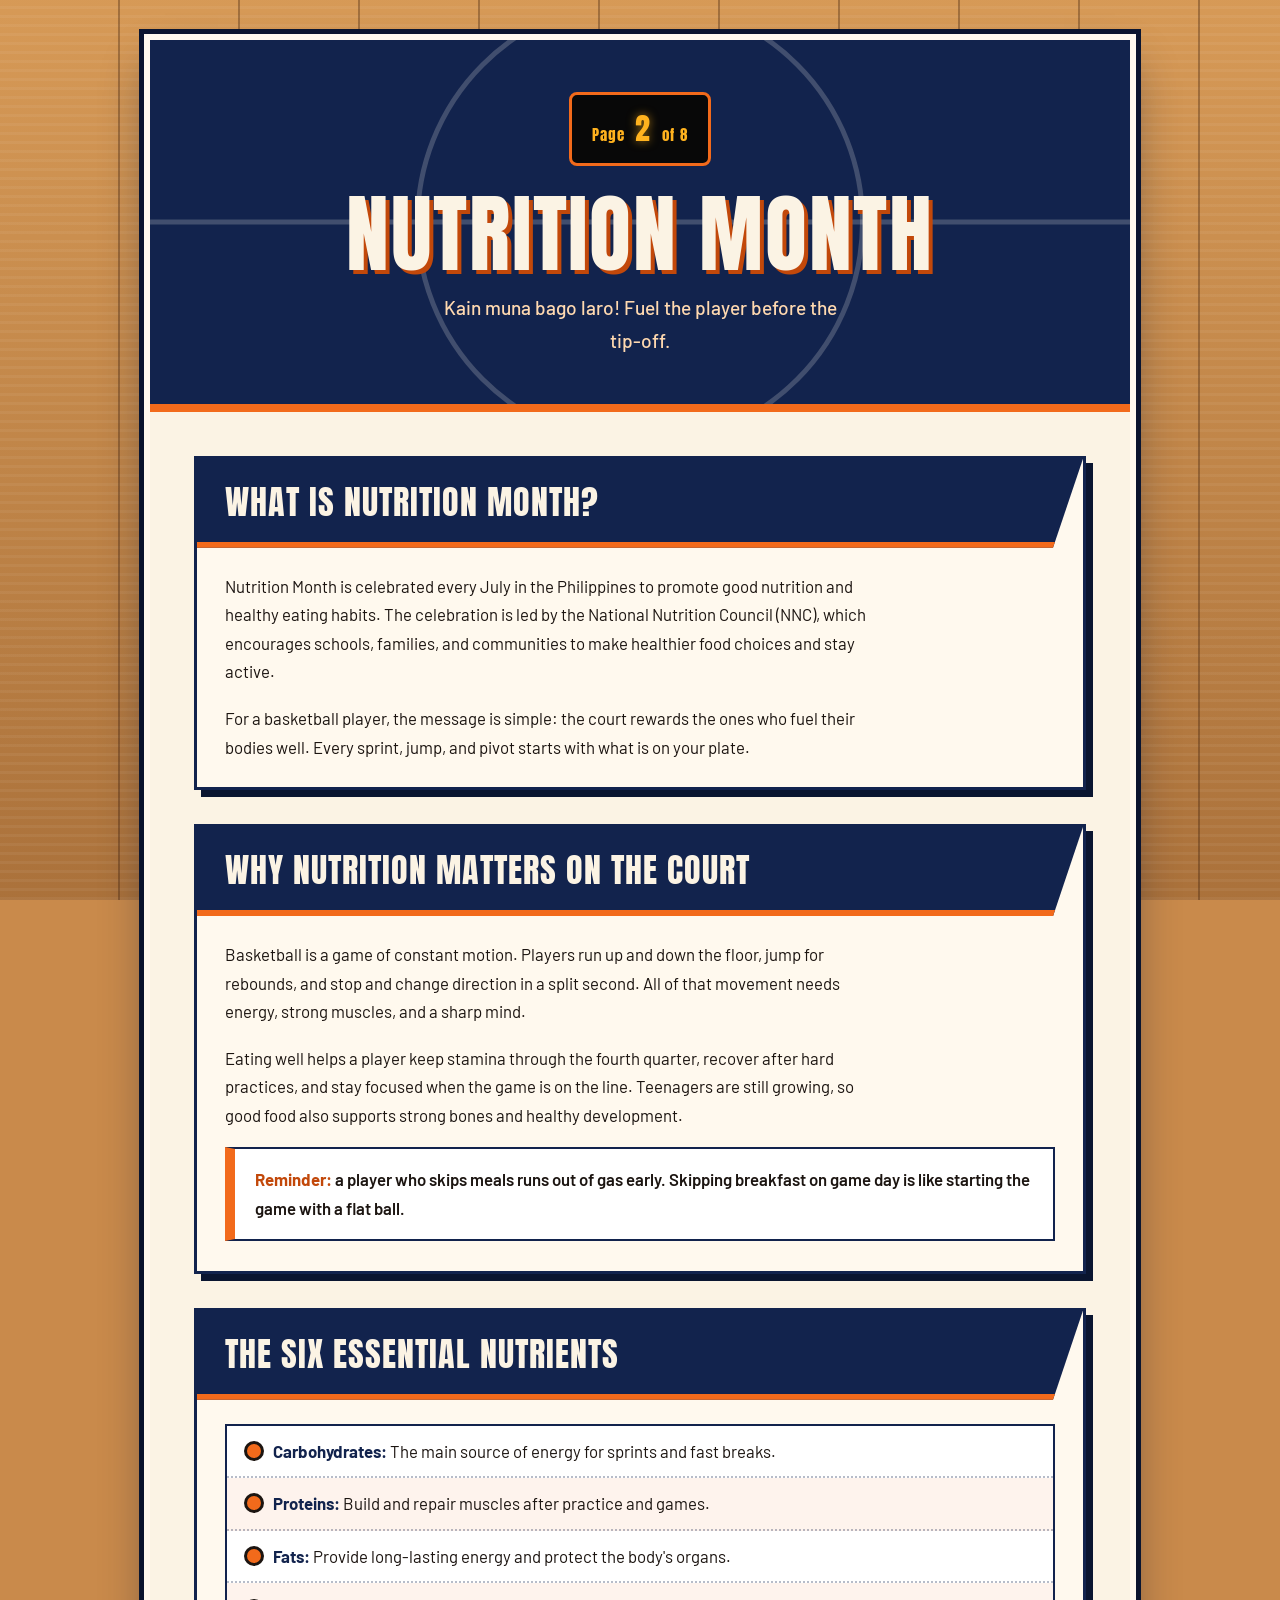
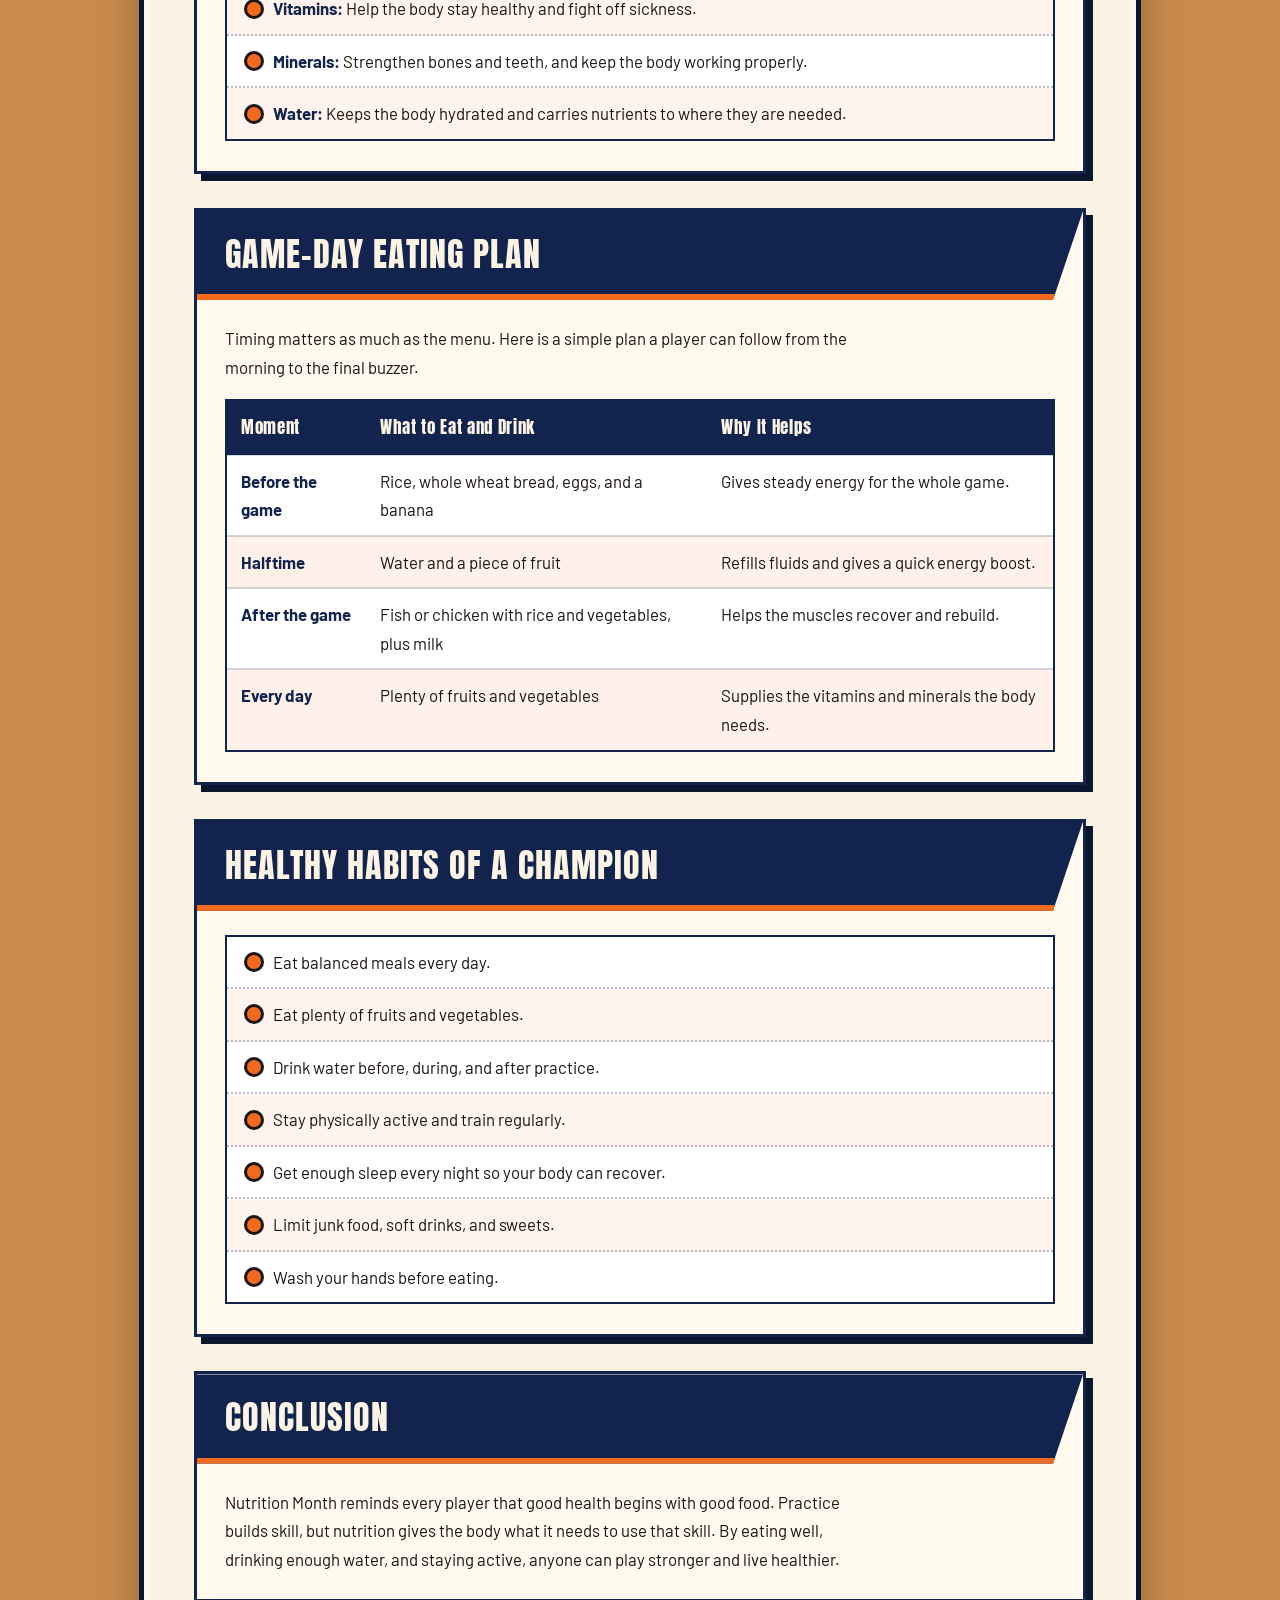
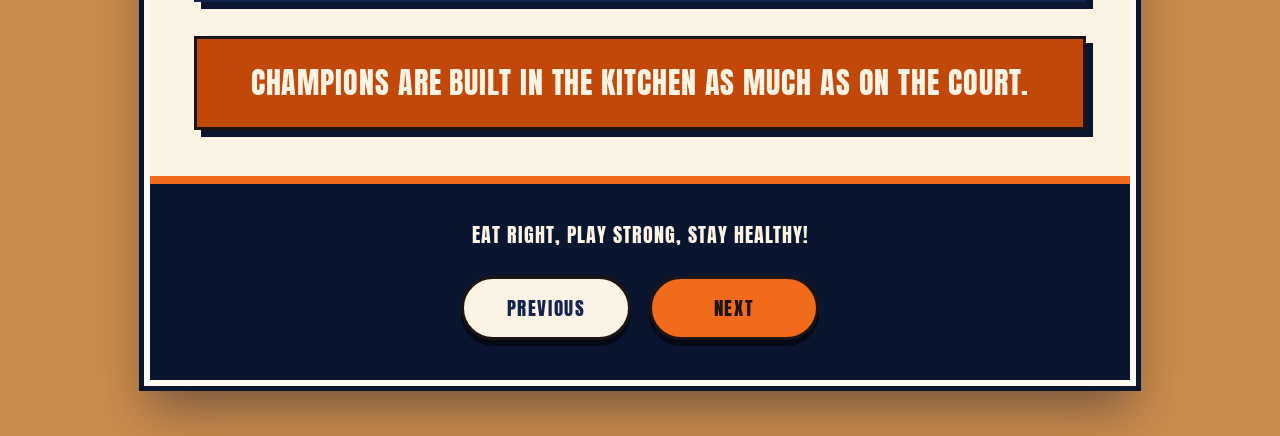
<file: page2.html>
<!DOCTYPE html>
<html lang="en">
<head>
  <meta charset="UTF-8">
  <meta name="viewport" content="width=device-width, initial-scale=1">
  <title>Nutrition Month</title>
  <link rel="preconnect" href="https://fonts.googleapis.com">
  <link rel="preconnect" href="https://fonts.gstatic.com" crossorigin>
  <link href="https://fonts.googleapis.com/css2?family=Anton&family=Barlow:wght@400;500;600;700&display=swap" rel="stylesheet">
  <style>
:root {
  --wood: #c98a4b;
  --wood-dark: #a86d34;
  --orange: #f26a1b;
  --orange-deep: #c2480a;
  --navy: #12234d;
  --navy-deep: #0a1530;
  --cream: #fbf3e4;
  --paper: #fff9ee;
  --line: #fffaf0;
  --ink: #1c1511;
  --display: "Anton", "Impact", "Arial Narrow", sans-serif;
  --body: "Barlow", "Segoe UI", Arial, sans-serif;
  --mono: "Consolas", "Menlo", "Courier New", monospace;
}

* {
  box-sizing: border-box;
  margin: 0;
  padding: 0;
}

html {
  scroll-behavior: smooth;
}

body {
  min-height: 100vh;
  padding: 40px 18px 56px;
  font-family: var(--body);
  font-size: 1.05rem;
  line-height: 1.7;
  color: var(--ink);
  background-color: var(--wood);
  background-image:
    repeating-linear-gradient(90deg, transparent 0 118px, rgba(60, 30, 10, 0.35) 118px 120px),
    repeating-linear-gradient(0deg, rgba(255, 255, 255, 0.05) 0 3px, transparent 3px 9px),
    linear-gradient(180deg, rgba(255, 200, 120, 0.25), rgba(80, 40, 10, 0.25));
  background-attachment: fixed;
}

img {
  max-width: 100%;
}

a {
  color: var(--orange-deep);
}

.shell {
  max-width: 980px;
  margin: 0 auto;
  background: var(--cream);
  box-shadow:
    0 0 0 6px var(--line),
    0 0 0 11px var(--navy-deep),
    0 26px 44px rgba(10, 21, 48, 0.45);
}

.site-header {
  position: relative;
  overflow: hidden;
  padding: 52px 28px 46px;
  text-align: center;
  color: var(--cream);
  background: var(--navy);
  border-bottom: 8px solid var(--orange);
}

.site-header::before {
  content: "";
  position: absolute;
  left: 50%;
  top: 50%;
  width: 440px;
  height: 440px;
  border: 5px solid rgba(255, 250, 240, 0.2);
  border-radius: 50%;
  transform: translate(-50%, -50%);
}

.site-header::after {
  content: "";
  position: absolute;
  left: 0;
  right: 0;
  top: 50%;
  height: 5px;
  background: rgba(255, 250, 240, 0.2);
  transform: translateY(-50%);
}

.site-header > * {
  position: relative;
  z-index: 1;
}

.site-header h1 {
  font-family: var(--display);
  font-weight: 400;
  font-size: clamp(2.6rem, 9vw, 5.4rem);
  line-height: 1.05;
  letter-spacing: 0.02em;
  text-transform: uppercase;
  text-shadow: 4px 4px 0 var(--orange-deep);
}

.site-header p {
  max-width: 36ch;
  margin: 14px auto 0;
  font-size: 1.2rem;
  font-weight: 500;
  color: #ffd9b0;
}

.scoreboard {
  display: inline-flex;
  align-items: baseline;
  gap: 10px;
  margin-bottom: 22px;
  padding: 8px 20px;
  font-family: var(--display);
  letter-spacing: 0.06em;
  color: #ffb21e;
  background: #080808;
  border: 3px solid var(--orange);
  border-radius: 8px;
}

.scoreboard span {
  font-size: 0.95rem;
}

.scoreboard strong {
  font-size: 1.9rem;
  font-weight: 400;
  text-shadow: 0 0 10px rgba(255, 178, 30, 0.6);
}

.content {
  padding: 44px 44px 12px;
}

.card {
  position: relative;
  margin-bottom: 34px;
  padding: 26px 28px 8px;
  background: var(--paper);
  border: 3px solid var(--navy);
  box-shadow: 7px 7px 0 var(--navy-deep);
}

.card h2 {
  margin: -26px -28px 24px;
  padding: 14px 56px 12px 28px;
  font-family: var(--display);
  font-weight: 400;
  font-size: clamp(1.5rem, 4vw, 2.1rem);
  letter-spacing: 0.03em;
  text-transform: uppercase;
  color: var(--cream);
  background: var(--navy);
  border-bottom: 6px solid var(--orange);
  clip-path: polygon(0 0, 100% 0, calc(100% - 30px) 100%, 0 100%);
}

.card h3 {
  display: flex;
  align-items: center;
  gap: 10px;
  margin: 26px 0 8px;
  font-size: 1.25rem;
  font-weight: 700;
  color: var(--navy);
}

.card h3::before {
  content: "";
  flex: none;
  width: 16px;
  height: 16px;
  background: var(--orange);
  border: 3px solid var(--ink);
  border-radius: 50%;
}

.card p {
  max-width: 72ch;
  margin-bottom: 18px;
}

.card strong {
  color: var(--navy);
}

.list {
  margin: 0 0 22px;
  list-style: none;
  background: #fff;
  border: 2px solid var(--navy);
}

.list li {
  position: relative;
  padding: 11px 18px 11px 46px;
  border-bottom: 2px dotted rgba(18, 35, 77, 0.3);
}

.list li:last-child {
  border-bottom: none;
}

.list li:nth-child(even) {
  background: rgba(242, 106, 27, 0.08);
}

.list li::before {
  content: "";
  position: absolute;
  left: 17px;
  top: 50%;
  width: 14px;
  height: 14px;
  background: var(--orange);
  border: 3px solid var(--ink);
  border-radius: 50%;
  transform: translateY(-50%);
}

.table-wrap {
  margin-bottom: 22px;
  overflow-x: auto;
  background: #fff;
  border: 2px solid var(--navy);
}

table {
  width: 100%;
  min-width: 520px;
  border-collapse: collapse;
}

th {
  padding: 12px 14px;
  font-family: var(--display);
  font-weight: 400;
  letter-spacing: 0.04em;
  text-align: left;
  color: var(--cream);
  background: var(--navy);
}

td {
  padding: 11px 14px;
  vertical-align: top;
  border-top: 2px solid rgba(18, 35, 77, 0.18);
}

tbody tr:nth-child(even) {
  background: rgba(242, 106, 27, 0.09);
}

td:first-child {
  font-weight: 700;
  color: var(--navy);
}

code {
  padding: 2px 7px;
  font-family: var(--mono);
  font-size: 0.92em;
  color: var(--orange-deep);
  background: rgba(18, 35, 77, 0.08);
  border-radius: 4px;
}

pre {
  margin: 0 0 22px;
  padding: 18px 22px;
  overflow-x: auto;
  font-family: var(--mono);
  font-size: 0.92rem;
  line-height: 1.6;
  color: var(--cream);
  background: var(--navy-deep);
  border-left: 8px solid var(--orange);
}

pre code {
  padding: 0;
  color: inherit;
  background: none;
}

.callout {
  margin: 0 0 22px;
  padding: 16px 20px;
  font-weight: 600;
  background: #fff;
  border: 2px solid var(--navy);
  border-left: 10px solid var(--orange);
}

.motto {
  margin: 6px 0 34px;
  padding: 24px 28px;
  font-family: var(--display);
  font-size: clamp(1.3rem, 3.4vw, 1.9rem);
  line-height: 1.3;
  letter-spacing: 0.03em;
  text-align: center;
  text-transform: uppercase;
  color: var(--cream);
  background: var(--orange-deep);
  border: 3px solid var(--ink);
  box-shadow: 7px 7px 0 var(--navy-deep);
}

.ball {
  position: relative;
  display: block;
  overflow: hidden;
  width: 150px;
  height: 150px;
  background: radial-gradient(circle at 35% 30%, #ff9a52, var(--orange) 55%, var(--orange-deep));
  border: 6px solid var(--ink);
  border-radius: 50%;
}

.ball::before {
  content: "";
  position: absolute;
  left: 50%;
  top: 0;
  bottom: 0;
  width: 6px;
  background: var(--ink);
  transform: translateX(-50%);
}

.ball::after {
  content: "";
  position: absolute;
  left: 0;
  right: 0;
  top: 50%;
  height: 6px;
  background: var(--ink);
  transform: translateY(-50%);
}

.ball i {
  position: absolute;
  top: -25%;
  width: 80%;
  height: 150%;
  border: 6px solid var(--ink);
  border-radius: 50%;
}

.ball i:first-child {
  left: -62%;
}

.ball i:last-child {
  right: -62%;
}

.site-footer {
  padding: 34px 32px 40px;
  text-align: center;
  color: var(--cream);
  background: var(--navy-deep);
  border-top: 8px solid var(--orange);
}

.footer-note {
  margin-bottom: 24px;
  font-family: var(--display);
  font-size: 1.25rem;
  letter-spacing: 0.05em;
  text-transform: uppercase;
}

.pager {
  display: flex;
  flex-wrap: wrap;
  justify-content: center;
  gap: 18px;
}

.btn {
  display: inline-block;
  min-width: 170px;
  padding: 13px 34px;
  font-family: var(--display);
  font-size: 1.2rem;
  letter-spacing: 0.08em;
  text-align: center;
  text-decoration: none;
  text-transform: uppercase;
  color: var(--navy);
  background: var(--cream);
  border: 3px solid var(--ink);
  border-radius: 999px;
  box-shadow: 0 6px 0 rgba(0, 0, 0, 0.55);
  transition: transform 0.15s ease, box-shadow 0.15s ease;
}

.btn-next {
  color: var(--ink);
  background: var(--orange);
}

.btn:hover,
.btn:focus-visible {
  transform: translateY(-4px);
  box-shadow: 0 10px 0 rgba(0, 0, 0, 0.55);
}

.btn:active {
  transform: translateY(2px);
  box-shadow: 0 2px 0 rgba(0, 0, 0, 0.55);
}

.btn:focus-visible {
  outline: 3px solid #ffb21e;
  outline-offset: 3px;
}

@media (max-width: 680px) {
  body {
    padding: 22px 14px 40px;
  }

  .content {
    padding: 30px 16px 6px;
  }

  .card {
    padding: 22px 16px 4px;
  }

  .card h2 {
    margin: -22px -16px 20px;
    padding: 12px 40px 10px 16px;
  }

  .site-header {
    padding: 40px 18px 36px;
  }

  .site-footer {
    padding: 28px 16px 34px;
  }

  .btn {
    min-width: 140px;
    padding: 12px 24px;
  }
}

@media (prefers-reduced-motion: reduce) {
  html {
    scroll-behavior: auto;
  }

  .btn {
    transition: none;
  }
}

.callout strong {
  color: var(--orange-deep);
}
  </style>
</head>
<body>

<div class="shell">

  <header class="site-header">
    <div class="scoreboard"><span>Page</span><strong>2</strong><span>of 8</span></div>
    <h1>Nutrition Month</h1>
    <p>Kain muna bago laro! Fuel the player before the tip-off.</p>
  </header>

  <main class="content">

<section class="card">
  <h2>What Is Nutrition Month?</h2>

  <p>Nutrition Month is celebrated every July in the Philippines to promote good nutrition and healthy eating habits. The celebration is led by the National Nutrition Council (NNC), which encourages schools, families, and communities to make healthier food choices and stay active.</p>

  <p>For a basketball player, the message is simple: the court rewards the ones who fuel their bodies well. Every sprint, jump, and pivot starts with what is on your plate.</p>
</section>

<section class="card">
  <h2>Why Nutrition Matters on the Court</h2>

  <p>Basketball is a game of constant motion. Players run up and down the floor, jump for rebounds, and stop and change direction in a split second. All of that movement needs energy, strong muscles, and a sharp mind.</p>

  <p>Eating well helps a player keep stamina through the fourth quarter, recover after hard practices, and stay focused when the game is on the line. Teenagers are still growing, so good food also supports strong bones and healthy development.</p>

  <div class="callout"><strong>Reminder:</strong> a player who skips meals runs out of gas early. Skipping breakfast on game day is like starting the game with a flat ball.</div>
</section>

<section class="card">
  <h2>The Six Essential Nutrients</h2>

  <ul class="list">
    <li><strong>Carbohydrates:</strong> The main source of energy for sprints and fast breaks.</li>
    <li><strong>Proteins:</strong> Build and repair muscles after practice and games.</li>
    <li><strong>Fats:</strong> Provide long-lasting energy and protect the body's organs.</li>
    <li><strong>Vitamins:</strong> Help the body stay healthy and fight off sickness.</li>
    <li><strong>Minerals:</strong> Strengthen bones and teeth, and keep the body working properly.</li>
    <li><strong>Water:</strong> Keeps the body hydrated and carries nutrients to where they are needed.</li>
  </ul>
</section>

<section class="card">
  <h2>Game-Day Eating Plan</h2>

  <p>Timing matters as much as the menu. Here is a simple plan a player can follow from the morning to the final buzzer.</p>

  <div class="table-wrap">
    <table>
      <thead>
        <tr>
          <th>Moment</th>
          <th>What to Eat and Drink</th>
          <th>Why It Helps</th>
        </tr>
      </thead>
      <tbody>
        <tr>
          <td>Before the game</td>
          <td>Rice, whole wheat bread, eggs, and a banana</td>
          <td>Gives steady energy for the whole game.</td>
        </tr>
        <tr>
          <td>Halftime</td>
          <td>Water and a piece of fruit</td>
          <td>Refills fluids and gives a quick energy boost.</td>
        </tr>
        <tr>
          <td>After the game</td>
          <td>Fish or chicken with rice and vegetables, plus milk</td>
          <td>Helps the muscles recover and rebuild.</td>
        </tr>
        <tr>
          <td>Every day</td>
          <td>Plenty of fruits and vegetables</td>
          <td>Supplies the vitamins and minerals the body needs.</td>
        </tr>
      </tbody>
    </table>
  </div>
</section>

<section class="card">
  <h2>Healthy Habits of a Champion</h2>

  <ul class="list">
    <li>Eat balanced meals every day.</li>
    <li>Eat plenty of fruits and vegetables.</li>
    <li>Drink water before, during, and after practice.</li>
    <li>Stay physically active and train regularly.</li>
    <li>Get enough sleep every night so your body can recover.</li>
    <li>Limit junk food, soft drinks, and sweets.</li>
    <li>Wash your hands before eating.</li>
  </ul>
</section>

<section class="card">
  <h2>Conclusion</h2>

  <p>Nutrition Month reminds every player that good health begins with good food. Practice builds skill, but nutrition gives the body what it needs to use that skill. By eating well, drinking enough water, and staying active, anyone can play stronger and live healthier.</p>
</section>

<p class="motto">Champions are built in the kitchen as much as on the court.</p>

  </main>

  <footer class="site-footer">
    <p class="footer-note">Eat Right, Play Strong, Stay Healthy!</p>
    <div class="pager">
      <a class="btn" href="index.html">Previous</a>
      <a class="btn btn-next" href="page3.html">Next</a>
    </div>
  </footer>

</div>

</body>
  </html>
</file>
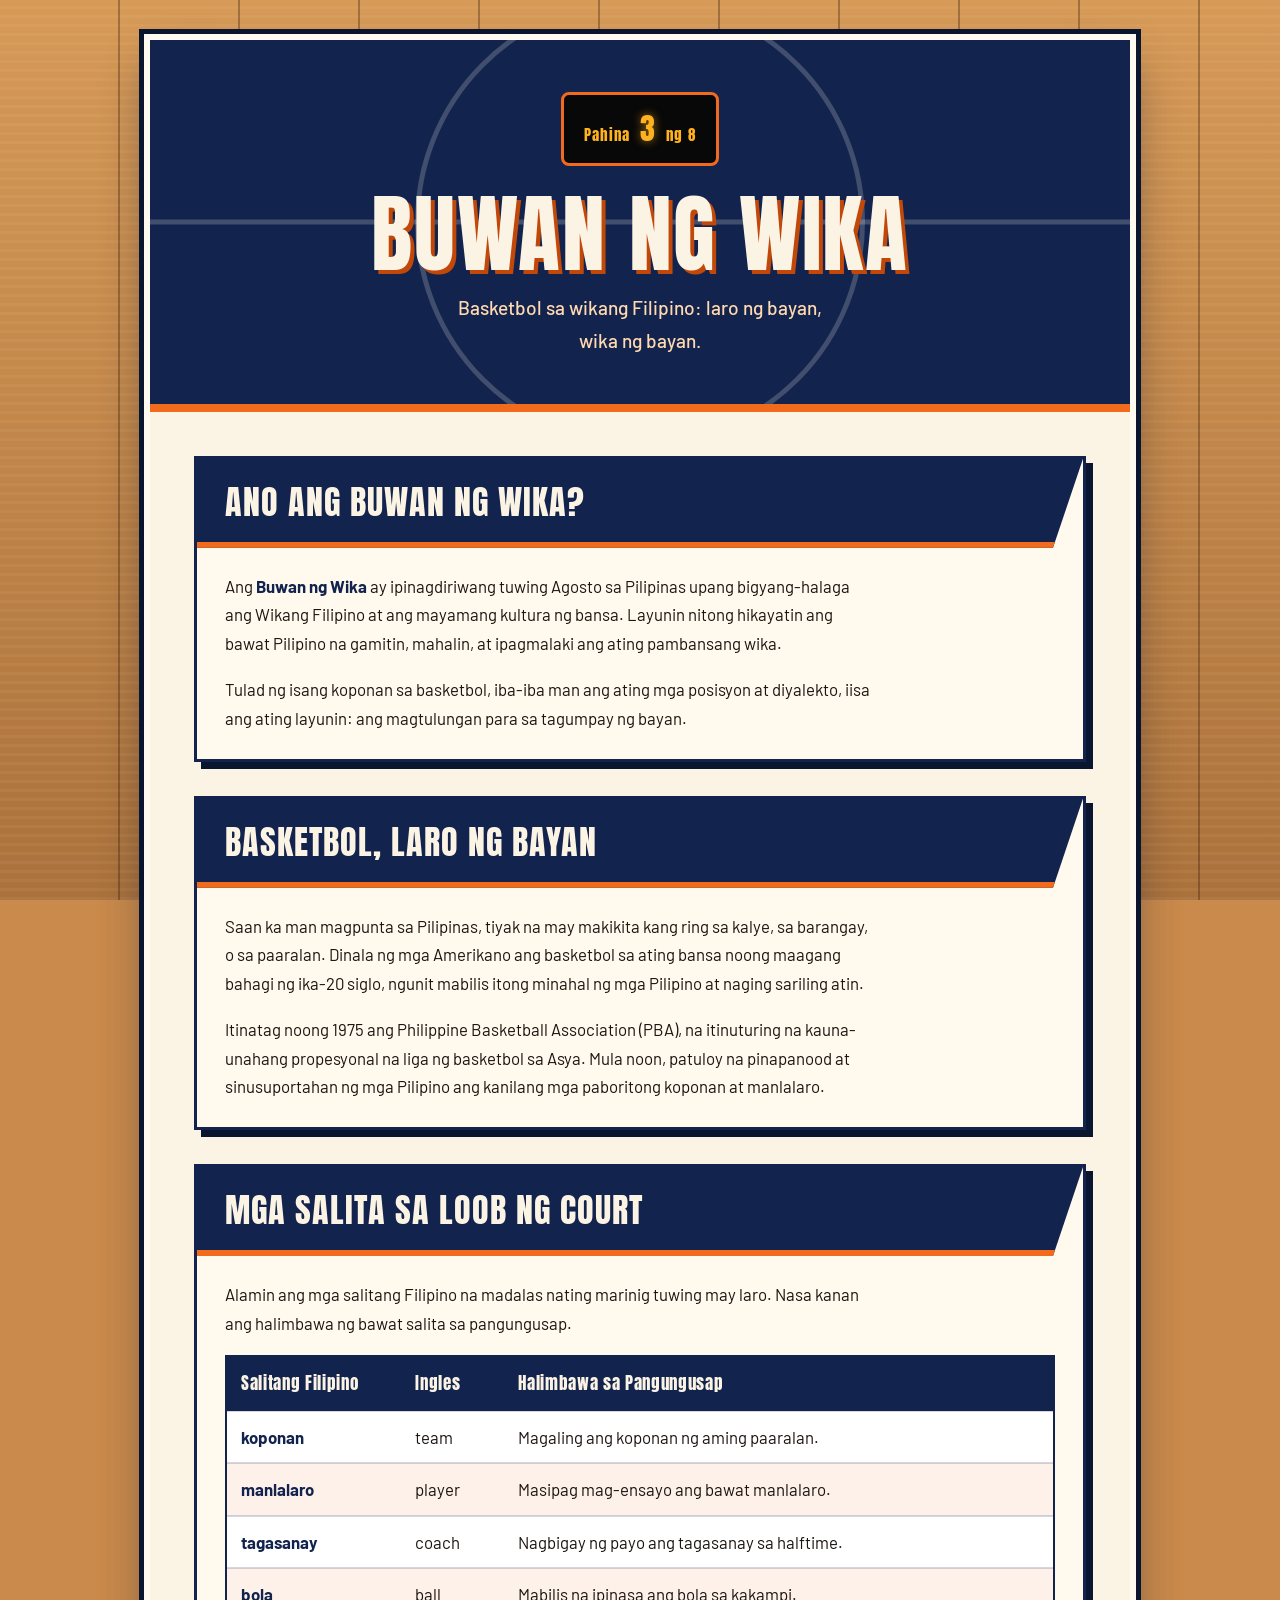
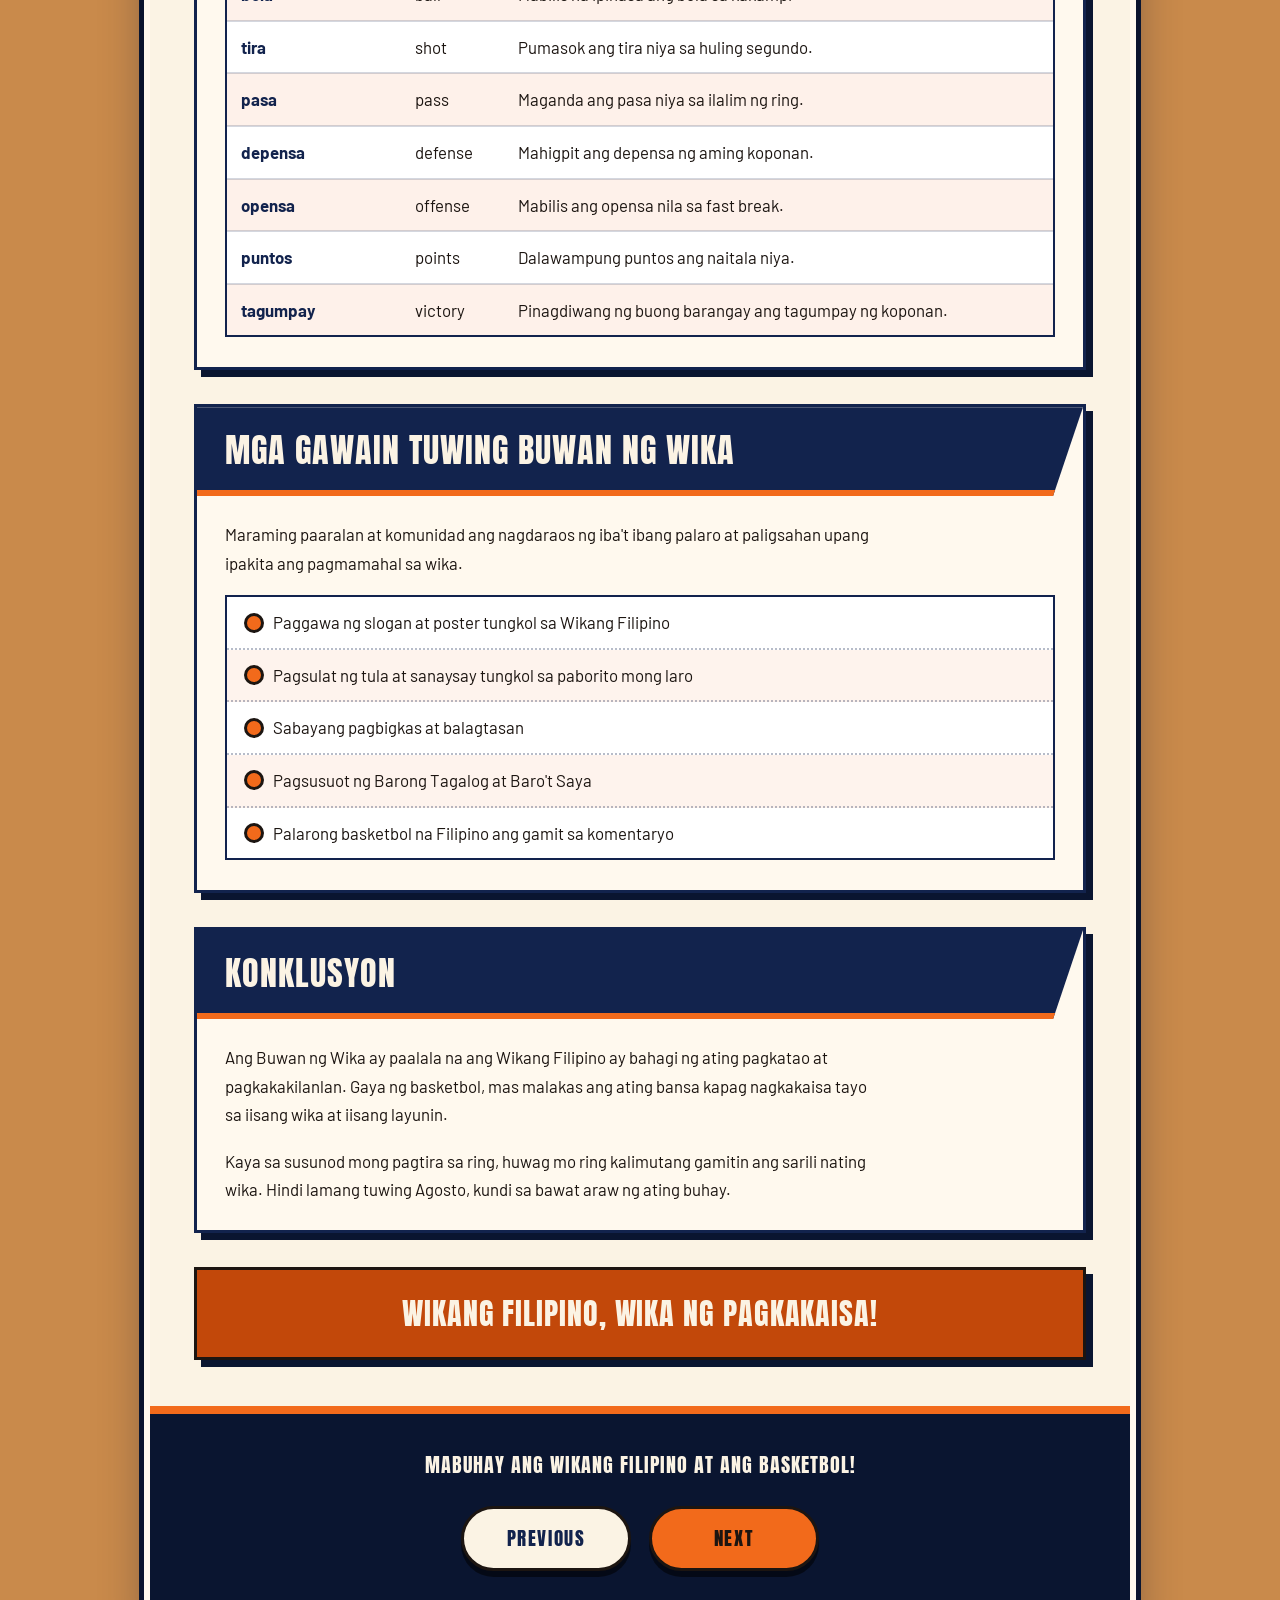
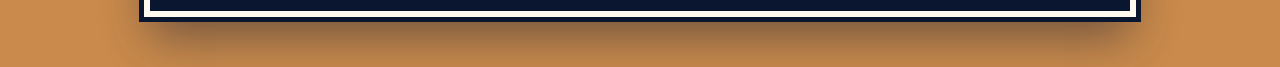
<file: page3.html>
<!DOCTYPE html>
<html lang="fil">
<head>
  <meta charset="UTF-8">
  <meta name="viewport" content="width=device-width, initial-scale=1">
  <title>Buwan ng Wika</title>
  <link rel="preconnect" href="https://fonts.googleapis.com">
  <link rel="preconnect" href="https://fonts.gstatic.com" crossorigin>
  <link href="https://fonts.googleapis.com/css2?family=Anton&family=Barlow:wght@400;500;600;700&display=swap" rel="stylesheet">
  <style>
:root {
  --wood: #c98a4b;
  --wood-dark: #a86d34;
  --orange: #f26a1b;
  --orange-deep: #c2480a;
  --navy: #12234d;
  --navy-deep: #0a1530;
  --cream: #fbf3e4;
  --paper: #fff9ee;
  --line: #fffaf0;
  --ink: #1c1511;
  --display: "Anton", "Impact", "Arial Narrow", sans-serif;
  --body: "Barlow", "Segoe UI", Arial, sans-serif;
  --mono: "Consolas", "Menlo", "Courier New", monospace;
}

* {
  box-sizing: border-box;
  margin: 0;
  padding: 0;
}

html {
  scroll-behavior: smooth;
}

body {
  min-height: 100vh;
  padding: 40px 18px 56px;
  font-family: var(--body);
  font-size: 1.05rem;
  line-height: 1.7;
  color: var(--ink);
  background-color: var(--wood);
  background-image:
    repeating-linear-gradient(90deg, transparent 0 118px, rgba(60, 30, 10, 0.35) 118px 120px),
    repeating-linear-gradient(0deg, rgba(255, 255, 255, 0.05) 0 3px, transparent 3px 9px),
    linear-gradient(180deg, rgba(255, 200, 120, 0.25), rgba(80, 40, 10, 0.25));
  background-attachment: fixed;
}

img {
  max-width: 100%;
}

a {
  color: var(--orange-deep);
}

.shell {
  max-width: 980px;
  margin: 0 auto;
  background: var(--cream);
  box-shadow:
    0 0 0 6px var(--line),
    0 0 0 11px var(--navy-deep),
    0 26px 44px rgba(10, 21, 48, 0.45);
}

.site-header {
  position: relative;
  overflow: hidden;
  padding: 52px 28px 46px;
  text-align: center;
  color: var(--cream);
  background: var(--navy);
  border-bottom: 8px solid var(--orange);
}

.site-header::before {
  content: "";
  position: absolute;
  left: 50%;
  top: 50%;
  width: 440px;
  height: 440px;
  border: 5px solid rgba(255, 250, 240, 0.2);
  border-radius: 50%;
  transform: translate(-50%, -50%);
}

.site-header::after {
  content: "";
  position: absolute;
  left: 0;
  right: 0;
  top: 50%;
  height: 5px;
  background: rgba(255, 250, 240, 0.2);
  transform: translateY(-50%);
}

.site-header > * {
  position: relative;
  z-index: 1;
}

.site-header h1 {
  font-family: var(--display);
  font-weight: 400;
  font-size: clamp(2.6rem, 9vw, 5.4rem);
  line-height: 1.05;
  letter-spacing: 0.02em;
  text-transform: uppercase;
  text-shadow: 4px 4px 0 var(--orange-deep);
}

.site-header p {
  max-width: 36ch;
  margin: 14px auto 0;
  font-size: 1.2rem;
  font-weight: 500;
  color: #ffd9b0;
}

.scoreboard {
  display: inline-flex;
  align-items: baseline;
  gap: 10px;
  margin-bottom: 22px;
  padding: 8px 20px;
  font-family: var(--display);
  letter-spacing: 0.06em;
  color: #ffb21e;
  background: #080808;
  border: 3px solid var(--orange);
  border-radius: 8px;
}

.scoreboard span {
  font-size: 0.95rem;
}

.scoreboard strong {
  font-size: 1.9rem;
  font-weight: 400;
  text-shadow: 0 0 10px rgba(255, 178, 30, 0.6);
}

.content {
  padding: 44px 44px 12px;
}

.card {
  position: relative;
  margin-bottom: 34px;
  padding: 26px 28px 8px;
  background: var(--paper);
  border: 3px solid var(--navy);
  box-shadow: 7px 7px 0 var(--navy-deep);
}

.card h2 {
  margin: -26px -28px 24px;
  padding: 14px 56px 12px 28px;
  font-family: var(--display);
  font-weight: 400;
  font-size: clamp(1.5rem, 4vw, 2.1rem);
  letter-spacing: 0.03em;
  text-transform: uppercase;
  color: var(--cream);
  background: var(--navy);
  border-bottom: 6px solid var(--orange);
  clip-path: polygon(0 0, 100% 0, calc(100% - 30px) 100%, 0 100%);
}

.card h3 {
  display: flex;
  align-items: center;
  gap: 10px;
  margin: 26px 0 8px;
  font-size: 1.25rem;
  font-weight: 700;
  color: var(--navy);
}

.card h3::before {
  content: "";
  flex: none;
  width: 16px;
  height: 16px;
  background: var(--orange);
  border: 3px solid var(--ink);
  border-radius: 50%;
}

.card p {
  max-width: 72ch;
  margin-bottom: 18px;
}

.card strong {
  color: var(--navy);
}

.list {
  margin: 0 0 22px;
  list-style: none;
  background: #fff;
  border: 2px solid var(--navy);
}

.list li {
  position: relative;
  padding: 11px 18px 11px 46px;
  border-bottom: 2px dotted rgba(18, 35, 77, 0.3);
}

.list li:last-child {
  border-bottom: none;
}

.list li:nth-child(even) {
  background: rgba(242, 106, 27, 0.08);
}

.list li::before {
  content: "";
  position: absolute;
  left: 17px;
  top: 50%;
  width: 14px;
  height: 14px;
  background: var(--orange);
  border: 3px solid var(--ink);
  border-radius: 50%;
  transform: translateY(-50%);
}

.table-wrap {
  margin-bottom: 22px;
  overflow-x: auto;
  background: #fff;
  border: 2px solid var(--navy);
}

table {
  width: 100%;
  min-width: 520px;
  border-collapse: collapse;
}

th {
  padding: 12px 14px;
  font-family: var(--display);
  font-weight: 400;
  letter-spacing: 0.04em;
  text-align: left;
  color: var(--cream);
  background: var(--navy);
}

td {
  padding: 11px 14px;
  vertical-align: top;
  border-top: 2px solid rgba(18, 35, 77, 0.18);
}

tbody tr:nth-child(even) {
  background: rgba(242, 106, 27, 0.09);
}

td:first-child {
  font-weight: 700;
  color: var(--navy);
}

code {
  padding: 2px 7px;
  font-family: var(--mono);
  font-size: 0.92em;
  color: var(--orange-deep);
  background: rgba(18, 35, 77, 0.08);
  border-radius: 4px;
}

pre {
  margin: 0 0 22px;
  padding: 18px 22px;
  overflow-x: auto;
  font-family: var(--mono);
  font-size: 0.92rem;
  line-height: 1.6;
  color: var(--cream);
  background: var(--navy-deep);
  border-left: 8px solid var(--orange);
}

pre code {
  padding: 0;
  color: inherit;
  background: none;
}

.callout {
  margin: 0 0 22px;
  padding: 16px 20px;
  font-weight: 600;
  background: #fff;
  border: 2px solid var(--navy);
  border-left: 10px solid var(--orange);
}

.motto {
  margin: 6px 0 34px;
  padding: 24px 28px;
  font-family: var(--display);
  font-size: clamp(1.3rem, 3.4vw, 1.9rem);
  line-height: 1.3;
  letter-spacing: 0.03em;
  text-align: center;
  text-transform: uppercase;
  color: var(--cream);
  background: var(--orange-deep);
  border: 3px solid var(--ink);
  box-shadow: 7px 7px 0 var(--navy-deep);
}

.ball {
  position: relative;
  display: block;
  overflow: hidden;
  width: 150px;
  height: 150px;
  background: radial-gradient(circle at 35% 30%, #ff9a52, var(--orange) 55%, var(--orange-deep));
  border: 6px solid var(--ink);
  border-radius: 50%;
}

.ball::before {
  content: "";
  position: absolute;
  left: 50%;
  top: 0;
  bottom: 0;
  width: 6px;
  background: var(--ink);
  transform: translateX(-50%);
}

.ball::after {
  content: "";
  position: absolute;
  left: 0;
  right: 0;
  top: 50%;
  height: 6px;
  background: var(--ink);
  transform: translateY(-50%);
}

.ball i {
  position: absolute;
  top: -25%;
  width: 80%;
  height: 150%;
  border: 6px solid var(--ink);
  border-radius: 50%;
}

.ball i:first-child {
  left: -62%;
}

.ball i:last-child {
  right: -62%;
}

.site-footer {
  padding: 34px 32px 40px;
  text-align: center;
  color: var(--cream);
  background: var(--navy-deep);
  border-top: 8px solid var(--orange);
}

.footer-note {
  margin-bottom: 24px;
  font-family: var(--display);
  font-size: 1.25rem;
  letter-spacing: 0.05em;
  text-transform: uppercase;
}

.pager {
  display: flex;
  flex-wrap: wrap;
  justify-content: center;
  gap: 18px;
}

.btn {
  display: inline-block;
  min-width: 170px;
  padding: 13px 34px;
  font-family: var(--display);
  font-size: 1.2rem;
  letter-spacing: 0.08em;
  text-align: center;
  text-decoration: none;
  text-transform: uppercase;
  color: var(--navy);
  background: var(--cream);
  border: 3px solid var(--ink);
  border-radius: 999px;
  box-shadow: 0 6px 0 rgba(0, 0, 0, 0.55);
  transition: transform 0.15s ease, box-shadow 0.15s ease;
}

.btn-next {
  color: var(--ink);
  background: var(--orange);
}

.btn:hover,
.btn:focus-visible {
  transform: translateY(-4px);
  box-shadow: 0 10px 0 rgba(0, 0, 0, 0.55);
}

.btn:active {
  transform: translateY(2px);
  box-shadow: 0 2px 0 rgba(0, 0, 0, 0.55);
}

.btn:focus-visible {
  outline: 3px solid #ffb21e;
  outline-offset: 3px;
}

@media (max-width: 680px) {
  body {
    padding: 22px 14px 40px;
  }

  .content {
    padding: 30px 16px 6px;
  }

  .card {
    padding: 22px 16px 4px;
  }

  .card h2 {
    margin: -22px -16px 20px;
    padding: 12px 40px 10px 16px;
  }

  .site-header {
    padding: 40px 18px 36px;
  }

  .site-footer {
    padding: 28px 16px 34px;
  }

  .btn {
    min-width: 140px;
    padding: 12px 24px;
  }
}

@media (prefers-reduced-motion: reduce) {
  html {
    scroll-behavior: auto;
  }

  .btn {
    transition: none;
  }
}

.callout strong {
  color: var(--orange-deep);
}
  </style>
</head>
<body>

<div class="shell">

  <header class="site-header">
    <div class="scoreboard"><span>Pahina</span><strong>3</strong><span>ng 8</span></div>
    <h1>Buwan ng Wika</h1>
    <p>Basketbol sa wikang Filipino: laro ng bayan, wika ng bayan.</p>
  </header>

  <main class="content">

<section class="card">
  <h2>Ano ang Buwan ng Wika?</h2>

  <p>Ang <strong>Buwan ng Wika</strong> ay ipinagdiriwang tuwing Agosto sa Pilipinas upang bigyang-halaga ang Wikang Filipino at ang mayamang kultura ng bansa. Layunin nitong hikayatin ang bawat Pilipino na gamitin, mahalin, at ipagmalaki ang ating pambansang wika.</p>

  <p>Tulad ng isang koponan sa basketbol, iba-iba man ang ating mga posisyon at diyalekto, iisa ang ating layunin: ang magtulungan para sa tagumpay ng bayan.</p>
</section>

<section class="card">
  <h2>Basketbol, Laro ng Bayan</h2>

  <p>Saan ka man magpunta sa Pilipinas, tiyak na may makikita kang ring sa kalye, sa barangay, o sa paaralan. Dinala ng mga Amerikano ang basketbol sa ating bansa noong maagang bahagi ng ika-20 siglo, ngunit mabilis itong minahal ng mga Pilipino at naging sariling atin.</p>

  <p>Itinatag noong 1975 ang Philippine Basketball Association (PBA), na itinuturing na kauna-unahang propesyonal na liga ng basketbol sa Asya. Mula noon, patuloy na pinapanood at sinusuportahan ng mga Pilipino ang kanilang mga paboritong koponan at manlalaro.</p>
</section>

<section class="card">
  <h2>Mga Salita sa Loob ng Court</h2>

  <p>Alamin ang mga salitang Filipino na madalas nating marinig tuwing may laro. Nasa kanan ang halimbawa ng bawat salita sa pangungusap.</p>

  <div class="table-wrap">
    <table>
      <thead>
        <tr>
          <th>Salitang Filipino</th>
          <th>Ingles</th>
          <th>Halimbawa sa Pangungusap</th>
        </tr>
      </thead>
      <tbody>
        <tr>
          <td>koponan</td>
          <td>team</td>
          <td>Magaling ang koponan ng aming paaralan.</td>
        </tr>
        <tr>
          <td>manlalaro</td>
          <td>player</td>
          <td>Masipag mag-ensayo ang bawat manlalaro.</td>
        </tr>
        <tr>
          <td>tagasanay</td>
          <td>coach</td>
          <td>Nagbigay ng payo ang tagasanay sa halftime.</td>
        </tr>
        <tr>
          <td>bola</td>
          <td>ball</td>
          <td>Mabilis na ipinasa ang bola sa kakampi.</td>
        </tr>
        <tr>
          <td>tira</td>
          <td>shot</td>
          <td>Pumasok ang tira niya sa huling segundo.</td>
        </tr>
        <tr>
          <td>pasa</td>
          <td>pass</td>
          <td>Maganda ang pasa niya sa ilalim ng ring.</td>
        </tr>
        <tr>
          <td>depensa</td>
          <td>defense</td>
          <td>Mahigpit ang depensa ng aming koponan.</td>
        </tr>
        <tr>
          <td>opensa</td>
          <td>offense</td>
          <td>Mabilis ang opensa nila sa fast break.</td>
        </tr>
        <tr>
          <td>puntos</td>
          <td>points</td>
          <td>Dalawampung puntos ang naitala niya.</td>
        </tr>
        <tr>
          <td>tagumpay</td>
          <td>victory</td>
          <td>Pinagdiwang ng buong barangay ang tagumpay ng koponan.</td>
        </tr>
      </tbody>
    </table>
  </div>
</section>

<section class="card">
  <h2>Mga Gawain Tuwing Buwan ng Wika</h2>

  <p>Maraming paaralan at komunidad ang nagdaraos ng iba't ibang palaro at paligsahan upang ipakita ang pagmamahal sa wika.</p>

  <ul class="list">
    <li>Paggawa ng slogan at poster tungkol sa Wikang Filipino</li>
    <li>Pagsulat ng tula at sanaysay tungkol sa paborito mong laro</li>
    <li>Sabayang pagbigkas at balagtasan</li>
    <li>Pagsusuot ng Barong Tagalog at Baro't Saya</li>
    <li>Palarong basketbol na Filipino ang gamit sa komentaryo</li>
  </ul>
</section>

<section class="card">
  <h2>Konklusyon</h2>

  <p>Ang Buwan ng Wika ay paalala na ang Wikang Filipino ay bahagi ng ating pagkatao at pagkakakilanlan. Gaya ng basketbol, mas malakas ang ating bansa kapag nagkakaisa tayo sa iisang wika at iisang layunin.</p>

  <p>Kaya sa susunod mong pagtira sa ring, huwag mo ring kalimutang gamitin ang sarili nating wika. Hindi lamang tuwing Agosto, kundi sa bawat araw ng ating buhay.</p>
</section>

<p class="motto">Wikang Filipino, wika ng pagkakaisa!</p>

  </main>

  <footer class="site-footer">
    <p class="footer-note">Mabuhay ang Wikang Filipino at ang Basketbol!</p>
    <div class="pager">
      <a class="btn" href="page2.html">Previous</a>
      <a class="btn btn-next" href="page4.html">Next</a>
    </div>
  </footer>

</div>

</body>
  </html>
</file>
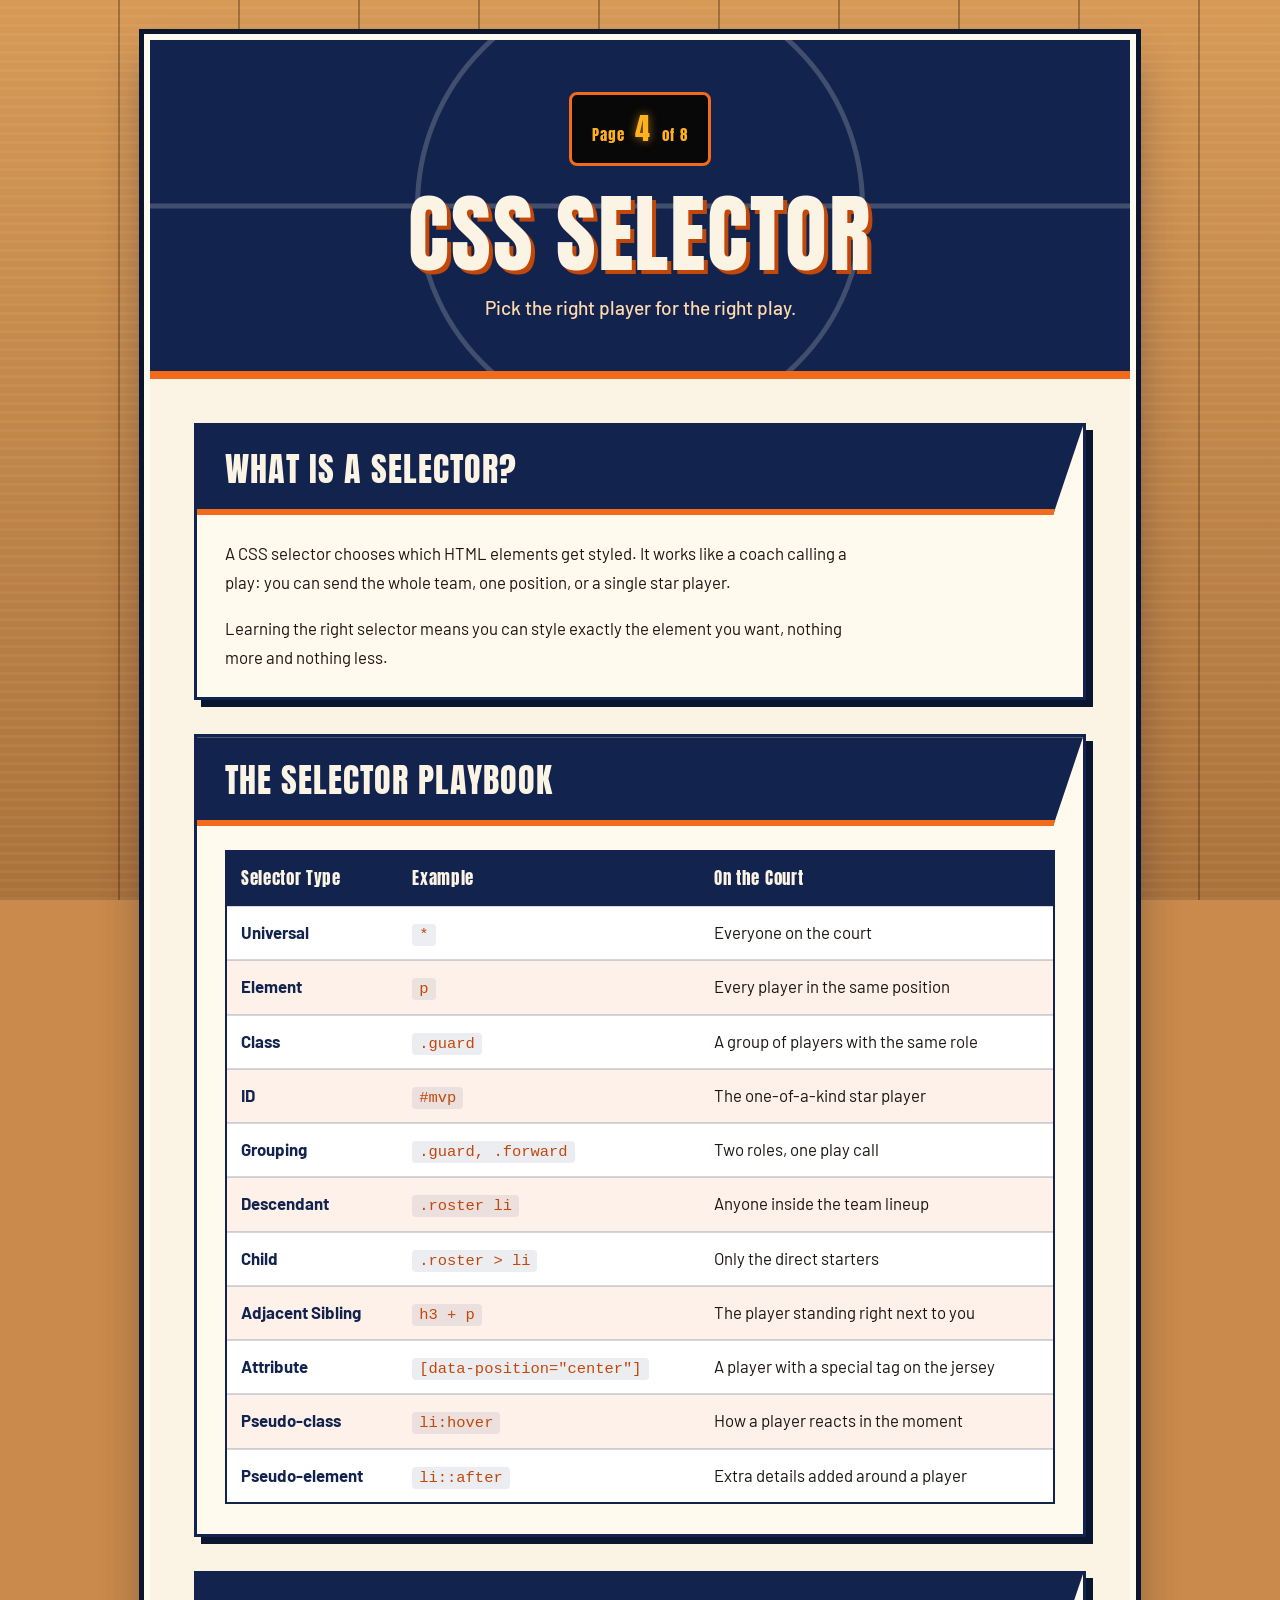
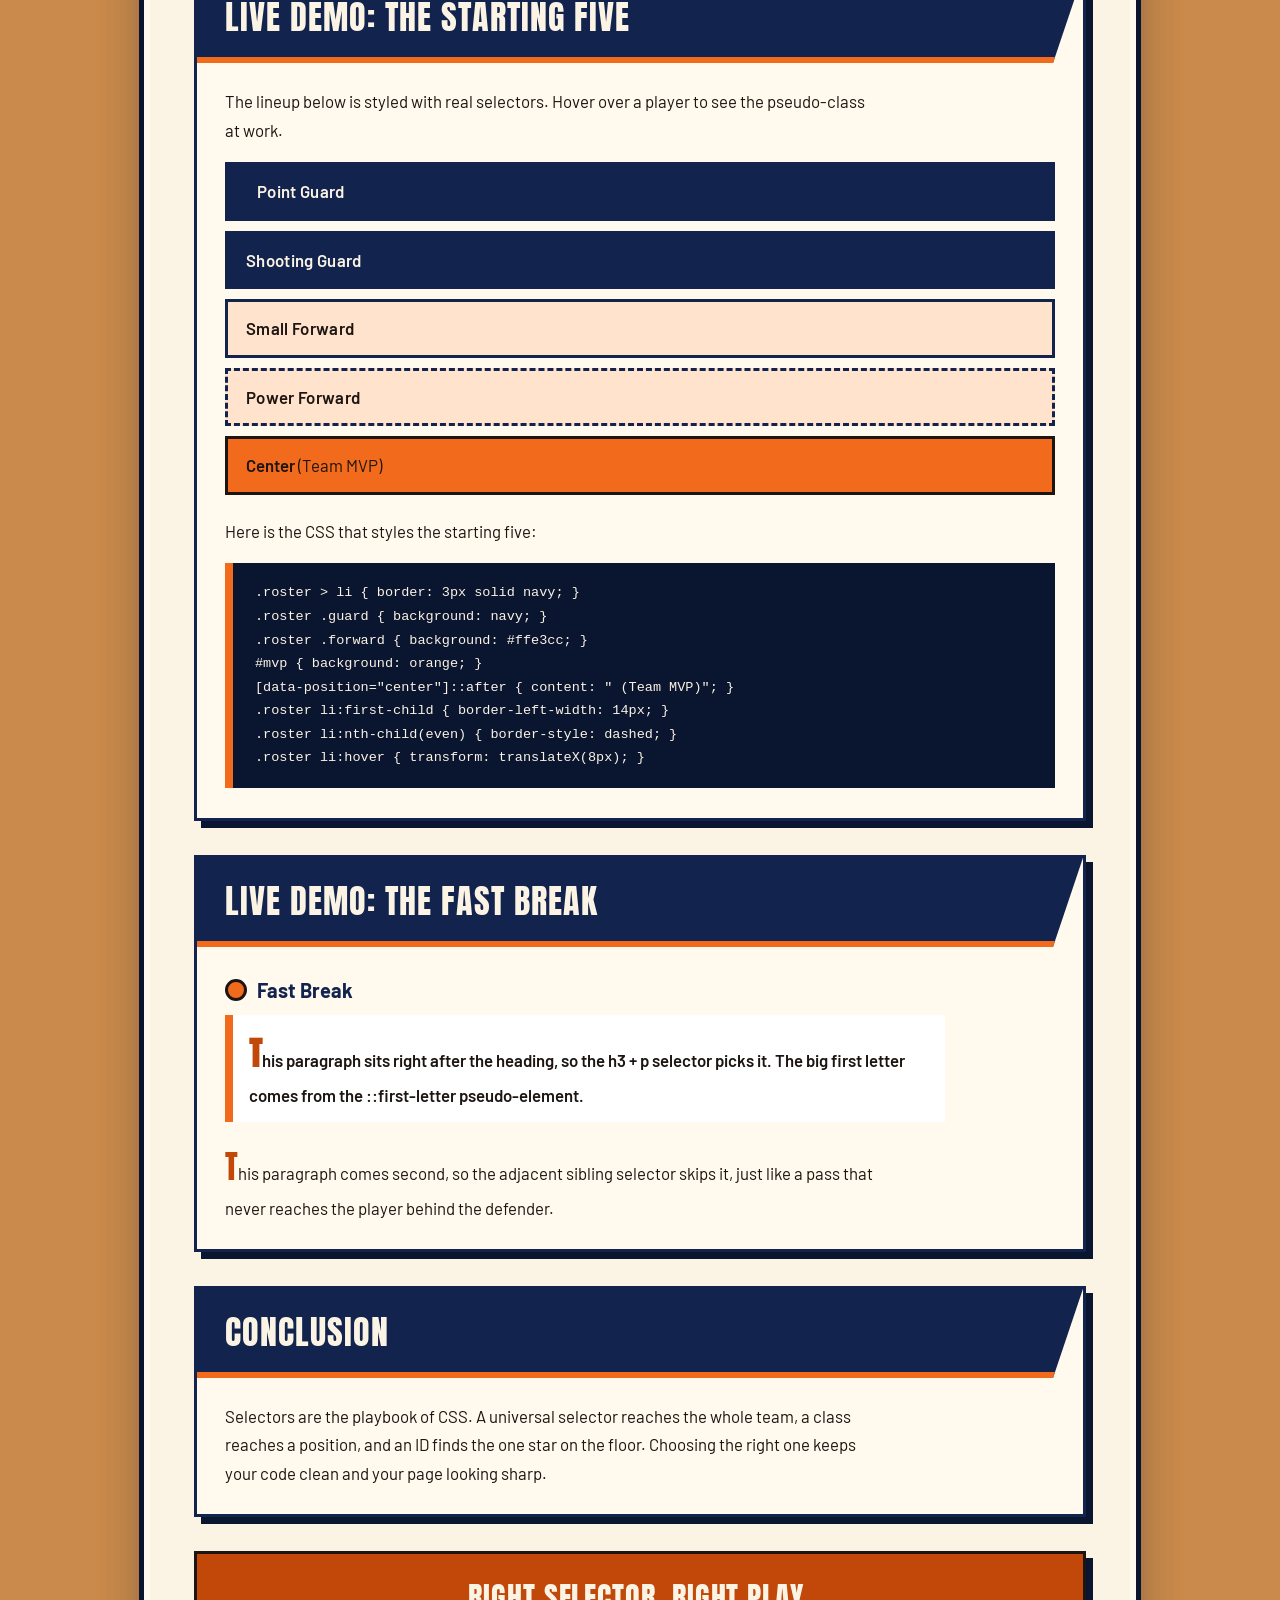
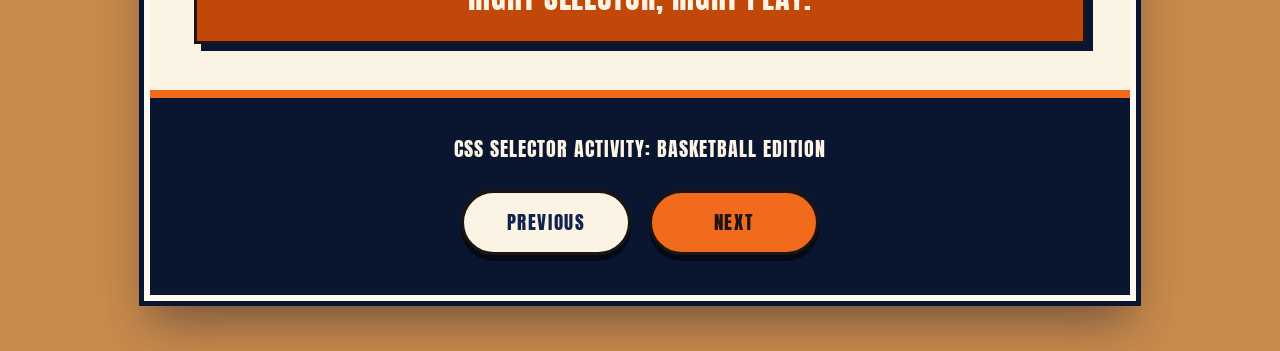
<file: page4.html>
<!DOCTYPE html>
<html lang="en">
<head>
  <meta charset="UTF-8">
  <meta name="viewport" content="width=device-width, initial-scale=1">
  <title>CSS Selector</title>
  <link rel="preconnect" href="https://fonts.googleapis.com">
  <link rel="preconnect" href="https://fonts.gstatic.com" crossorigin>
  <link href="https://fonts.googleapis.com/css2?family=Anton&family=Barlow:wght@400;500;600;700&display=swap" rel="stylesheet">
  <style>
:root {
  --wood: #c98a4b;
  --wood-dark: #a86d34;
  --orange: #f26a1b;
  --orange-deep: #c2480a;
  --navy: #12234d;
  --navy-deep: #0a1530;
  --cream: #fbf3e4;
  --paper: #fff9ee;
  --line: #fffaf0;
  --ink: #1c1511;
  --display: "Anton", "Impact", "Arial Narrow", sans-serif;
  --body: "Barlow", "Segoe UI", Arial, sans-serif;
  --mono: "Consolas", "Menlo", "Courier New", monospace;
}

* {
  box-sizing: border-box;
  margin: 0;
  padding: 0;
}

html {
  scroll-behavior: smooth;
}

body {
  min-height: 100vh;
  padding: 40px 18px 56px;
  font-family: var(--body);
  font-size: 1.05rem;
  line-height: 1.7;
  color: var(--ink);
  background-color: var(--wood);
  background-image:
    repeating-linear-gradient(90deg, transparent 0 118px, rgba(60, 30, 10, 0.35) 118px 120px),
    repeating-linear-gradient(0deg, rgba(255, 255, 255, 0.05) 0 3px, transparent 3px 9px),
    linear-gradient(180deg, rgba(255, 200, 120, 0.25), rgba(80, 40, 10, 0.25));
  background-attachment: fixed;
}

img {
  max-width: 100%;
}

a {
  color: var(--orange-deep);
}

.shell {
  max-width: 980px;
  margin: 0 auto;
  background: var(--cream);
  box-shadow:
    0 0 0 6px var(--line),
    0 0 0 11px var(--navy-deep),
    0 26px 44px rgba(10, 21, 48, 0.45);
}

.site-header {
  position: relative;
  overflow: hidden;
  padding: 52px 28px 46px;
  text-align: center;
  color: var(--cream);
  background: var(--navy);
  border-bottom: 8px solid var(--orange);
}

.site-header::before {
  content: "";
  position: absolute;
  left: 50%;
  top: 50%;
  width: 440px;
  height: 440px;
  border: 5px solid rgba(255, 250, 240, 0.2);
  border-radius: 50%;
  transform: translate(-50%, -50%);
}

.site-header::after {
  content: "";
  position: absolute;
  left: 0;
  right: 0;
  top: 50%;
  height: 5px;
  background: rgba(255, 250, 240, 0.2);
  transform: translateY(-50%);
}

.site-header > * {
  position: relative;
  z-index: 1;
}

.site-header h1 {
  font-family: var(--display);
  font-weight: 400;
  font-size: clamp(2.6rem, 9vw, 5.4rem);
  line-height: 1.05;
  letter-spacing: 0.02em;
  text-transform: uppercase;
  text-shadow: 4px 4px 0 var(--orange-deep);
}

.site-header p {
  max-width: 36ch;
  margin: 14px auto 0;
  font-size: 1.2rem;
  font-weight: 500;
  color: #ffd9b0;
}

.scoreboard {
  display: inline-flex;
  align-items: baseline;
  gap: 10px;
  margin-bottom: 22px;
  padding: 8px 20px;
  font-family: var(--display);
  letter-spacing: 0.06em;
  color: #ffb21e;
  background: #080808;
  border: 3px solid var(--orange);
  border-radius: 8px;
}

.scoreboard span {
  font-size: 0.95rem;
}

.scoreboard strong {
  font-size: 1.9rem;
  font-weight: 400;
  text-shadow: 0 0 10px rgba(255, 178, 30, 0.6);
}

.content {
  padding: 44px 44px 12px;
}

.card {
  position: relative;
  margin-bottom: 34px;
  padding: 26px 28px 8px;
  background: var(--paper);
  border: 3px solid var(--navy);
  box-shadow: 7px 7px 0 var(--navy-deep);
}

.card h2 {
  margin: -26px -28px 24px;
  padding: 14px 56px 12px 28px;
  font-family: var(--display);
  font-weight: 400;
  font-size: clamp(1.5rem, 4vw, 2.1rem);
  letter-spacing: 0.03em;
  text-transform: uppercase;
  color: var(--cream);
  background: var(--navy);
  border-bottom: 6px solid var(--orange);
  clip-path: polygon(0 0, 100% 0, calc(100% - 30px) 100%, 0 100%);
}

.card h3 {
  display: flex;
  align-items: center;
  gap: 10px;
  margin: 26px 0 8px;
  font-size: 1.25rem;
  font-weight: 700;
  color: var(--navy);
}

.card h3::before {
  content: "";
  flex: none;
  width: 16px;
  height: 16px;
  background: var(--orange);
  border: 3px solid var(--ink);
  border-radius: 50%;
}

.card p {
  max-width: 72ch;
  margin-bottom: 18px;
}

.card strong {
  color: var(--navy);
}

.list {
  margin: 0 0 22px;
  list-style: none;
  background: #fff;
  border: 2px solid var(--navy);
}

.list li {
  position: relative;
  padding: 11px 18px 11px 46px;
  border-bottom: 2px dotted rgba(18, 35, 77, 0.3);
}

.list li:last-child {
  border-bottom: none;
}

.list li:nth-child(even) {
  background: rgba(242, 106, 27, 0.08);
}

.list li::before {
  content: "";
  position: absolute;
  left: 17px;
  top: 50%;
  width: 14px;
  height: 14px;
  background: var(--orange);
  border: 3px solid var(--ink);
  border-radius: 50%;
  transform: translateY(-50%);
}

.table-wrap {
  margin-bottom: 22px;
  overflow-x: auto;
  background: #fff;
  border: 2px solid var(--navy);
}

table {
  width: 100%;
  min-width: 520px;
  border-collapse: collapse;
}

th {
  padding: 12px 14px;
  font-family: var(--display);
  font-weight: 400;
  letter-spacing: 0.04em;
  text-align: left;
  color: var(--cream);
  background: var(--navy);
}

td {
  padding: 11px 14px;
  vertical-align: top;
  border-top: 2px solid rgba(18, 35, 77, 0.18);
}

tbody tr:nth-child(even) {
  background: rgba(242, 106, 27, 0.09);
}

td:first-child {
  font-weight: 700;
  color: var(--navy);
}

code {
  padding: 2px 7px;
  font-family: var(--mono);
  font-size: 0.92em;
  color: var(--orange-deep);
  background: rgba(18, 35, 77, 0.08);
  border-radius: 4px;
}

pre {
  margin: 0 0 22px;
  padding: 18px 22px;
  overflow-x: auto;
  font-family: var(--mono);
  font-size: 0.92rem;
  line-height: 1.6;
  color: var(--cream);
  background: var(--navy-deep);
  border-left: 8px solid var(--orange);
}

pre code {
  padding: 0;
  color: inherit;
  background: none;
}

.callout {
  margin: 0 0 22px;
  padding: 16px 20px;
  font-weight: 600;
  background: #fff;
  border: 2px solid var(--navy);
  border-left: 10px solid var(--orange);
}

.motto {
  margin: 6px 0 34px;
  padding: 24px 28px;
  font-family: var(--display);
  font-size: clamp(1.3rem, 3.4vw, 1.9rem);
  line-height: 1.3;
  letter-spacing: 0.03em;
  text-align: center;
  text-transform: uppercase;
  color: var(--cream);
  background: var(--orange-deep);
  border: 3px solid var(--ink);
  box-shadow: 7px 7px 0 var(--navy-deep);
}

.ball {
  position: relative;
  display: block;
  overflow: hidden;
  width: 150px;
  height: 150px;
  background: radial-gradient(circle at 35% 30%, #ff9a52, var(--orange) 55%, var(--orange-deep));
  border: 6px solid var(--ink);
  border-radius: 50%;
}

.ball::before {
  content: "";
  position: absolute;
  left: 50%;
  top: 0;
  bottom: 0;
  width: 6px;
  background: var(--ink);
  transform: translateX(-50%);
}

.ball::after {
  content: "";
  position: absolute;
  left: 0;
  right: 0;
  top: 50%;
  height: 6px;
  background: var(--ink);
  transform: translateY(-50%);
}

.ball i {
  position: absolute;
  top: -25%;
  width: 80%;
  height: 150%;
  border: 6px solid var(--ink);
  border-radius: 50%;
}

.ball i:first-child {
  left: -62%;
}

.ball i:last-child {
  right: -62%;
}

.site-footer {
  padding: 34px 32px 40px;
  text-align: center;
  color: var(--cream);
  background: var(--navy-deep);
  border-top: 8px solid var(--orange);
}

.footer-note {
  margin-bottom: 24px;
  font-family: var(--display);
  font-size: 1.25rem;
  letter-spacing: 0.05em;
  text-transform: uppercase;
}

.pager {
  display: flex;
  flex-wrap: wrap;
  justify-content: center;
  gap: 18px;
}

.btn {
  display: inline-block;
  min-width: 170px;
  padding: 13px 34px;
  font-family: var(--display);
  font-size: 1.2rem;
  letter-spacing: 0.08em;
  text-align: center;
  text-decoration: none;
  text-transform: uppercase;
  color: var(--navy);
  background: var(--cream);
  border: 3px solid var(--ink);
  border-radius: 999px;
  box-shadow: 0 6px 0 rgba(0, 0, 0, 0.55);
  transition: transform 0.15s ease, box-shadow 0.15s ease;
}

.btn-next {
  color: var(--ink);
  background: var(--orange);
}

.btn:hover,
.btn:focus-visible {
  transform: translateY(-4px);
  box-shadow: 0 10px 0 rgba(0, 0, 0, 0.55);
}

.btn:active {
  transform: translateY(2px);
  box-shadow: 0 2px 0 rgba(0, 0, 0, 0.55);
}

.btn:focus-visible {
  outline: 3px solid #ffb21e;
  outline-offset: 3px;
}

@media (max-width: 680px) {
  body {
    padding: 22px 14px 40px;
  }

  .content {
    padding: 30px 16px 6px;
  }

  .card {
    padding: 22px 16px 4px;
  }

  .card h2 {
    margin: -22px -16px 20px;
    padding: 12px 40px 10px 16px;
  }

  .site-header {
    padding: 40px 18px 36px;
  }

  .site-footer {
    padding: 28px 16px 34px;
  }

  .btn {
    min-width: 140px;
    padding: 12px 24px;
  }
}

@media (prefers-reduced-motion: reduce) {
  html {
    scroll-behavior: auto;
  }

  .btn {
    transition: none;
  }
}

.roster {
  display: grid;
  gap: 10px;
  margin: 0 0 22px;
  list-style: none;
}

.roster > li {
  padding: 12px 18px;
  font-weight: 600;
  background: #fff;
  border: 3px solid var(--navy);
  transition: transform 0.15s ease;
}

.guard,
.forward {
  letter-spacing: 0.02em;
}

.roster .guard {
  color: var(--cream);
  background: var(--navy);
}

.roster .forward {
  background: #ffe3cc;
}

#mvp {
  background: var(--orange);
  border-color: var(--ink);
}

[data-position="center"]::after {
  content: " (Team MVP)";
  font-weight: 400;
}

.roster li:first-child {
  border-left-width: 14px;
}

.roster li:nth-child(even) {
  border-style: dashed;
}

.roster li:hover {
  transform: translateX(8px);
}

.sibling-demo h3 + p {
  padding: 12px 16px;
  font-weight: 600;
  background: #fff;
  border-left: 8px solid var(--orange);
}

.sibling-demo p::first-letter {
  font-family: var(--display);
  font-size: 2rem;
  color: var(--orange-deep);
}

@media (prefers-reduced-motion: reduce) {
  .roster > li {
    transition: none;
  }
}
  </style>
</head>
<body>

<div class="shell">

  <header class="site-header">
    <div class="scoreboard"><span>Page</span><strong>4</strong><span>of 8</span></div>
    <h1>CSS Selector</h1>
    <p>Pick the right player for the right play.</p>
  </header>

  <main class="content">

<section class="card">
  <h2>What Is a Selector?</h2>

  <p>A CSS selector chooses which HTML elements get styled. It works like a coach calling a play: you can send the whole team, one position, or a single star player.</p>

  <p>Learning the right selector means you can style exactly the element you want, nothing more and nothing less.</p>
</section>

<section class="card">
  <h2>The Selector Playbook</h2>

  <div class="table-wrap">
    <table>
      <thead>
        <tr>
          <th>Selector Type</th>
          <th>Example</th>
          <th>On the Court</th>
        </tr>
      </thead>
      <tbody>
        <tr>
          <td>Universal</td>
          <td><code>*</code></td>
          <td>Everyone on the court</td>
        </tr>
        <tr>
          <td>Element</td>
          <td><code>p</code></td>
          <td>Every player in the same position</td>
        </tr>
        <tr>
          <td>Class</td>
          <td><code>.guard</code></td>
          <td>A group of players with the same role</td>
        </tr>
        <tr>
          <td>ID</td>
          <td><code>#mvp</code></td>
          <td>The one-of-a-kind star player</td>
        </tr>
        <tr>
          <td>Grouping</td>
          <td><code>.guard, .forward</code></td>
          <td>Two roles, one play call</td>
        </tr>
        <tr>
          <td>Descendant</td>
          <td><code>.roster li</code></td>
          <td>Anyone inside the team lineup</td>
        </tr>
        <tr>
          <td>Child</td>
          <td><code>.roster &gt; li</code></td>
          <td>Only the direct starters</td>
        </tr>
        <tr>
          <td>Adjacent Sibling</td>
          <td><code>h3 + p</code></td>
          <td>The player standing right next to you</td>
        </tr>
        <tr>
          <td>Attribute</td>
          <td><code>[data-position="center"]</code></td>
          <td>A player with a special tag on the jersey</td>
        </tr>
        <tr>
          <td>Pseudo-class</td>
          <td><code>li:hover</code></td>
          <td>How a player reacts in the moment</td>
        </tr>
        <tr>
          <td>Pseudo-element</td>
          <td><code>li::after</code></td>
          <td>Extra details added around a player</td>
        </tr>
      </tbody>
    </table>
  </div>
</section>

<section class="card">
  <h2>Live Demo: The Starting Five</h2>

  <p>The lineup below is styled with real selectors. Hover over a player to see the pseudo-class at work.</p>

  <ul class="roster">
    <li class="guard">Point Guard</li>
    <li class="guard">Shooting Guard</li>
    <li class="forward">Small Forward</li>
    <li class="forward">Power Forward</li>
    <li id="mvp" data-position="center">Center</li>
  </ul>

  <p>Here is the CSS that styles the starting five:</p>

<pre><code>.roster &gt; li { border: 3px solid navy; }
.roster .guard { background: navy; }
.roster .forward { background: #ffe3cc; }
#mvp { background: orange; }
[data-position="center"]::after { content: " (Team MVP)"; }
.roster li:first-child { border-left-width: 14px; }
.roster li:nth-child(even) { border-style: dashed; }
.roster li:hover { transform: translateX(8px); }</code></pre>
</section>

<section class="card sibling-demo">
  <h2>Live Demo: The Fast Break</h2>

  <h3>Fast Break</h3>
  <p>This paragraph sits right after the heading, so the h3 + p selector picks it. The big first letter comes from the ::first-letter pseudo-element.</p>
  <p>This paragraph comes second, so the adjacent sibling selector skips it, just like a pass that never reaches the player behind the defender.</p>
</section>

<section class="card">
  <h2>Conclusion</h2>

  <p>Selectors are the playbook of CSS. A universal selector reaches the whole team, a class reaches a position, and an ID finds the one star on the floor. Choosing the right one keeps your code clean and your page looking sharp.</p>
</section>

<p class="motto">Right selector, right play.</p>

  </main>

  <footer class="site-footer">
    <p class="footer-note">CSS Selector Activity: Basketball Edition</p>
    <div class="pager">
      <a class="btn" href="page3.html">Previous</a>
      <a class="btn btn-next" href="page5.html">Next</a>
    </div>
  </footer>

</div>

</body>
</html>
</file>
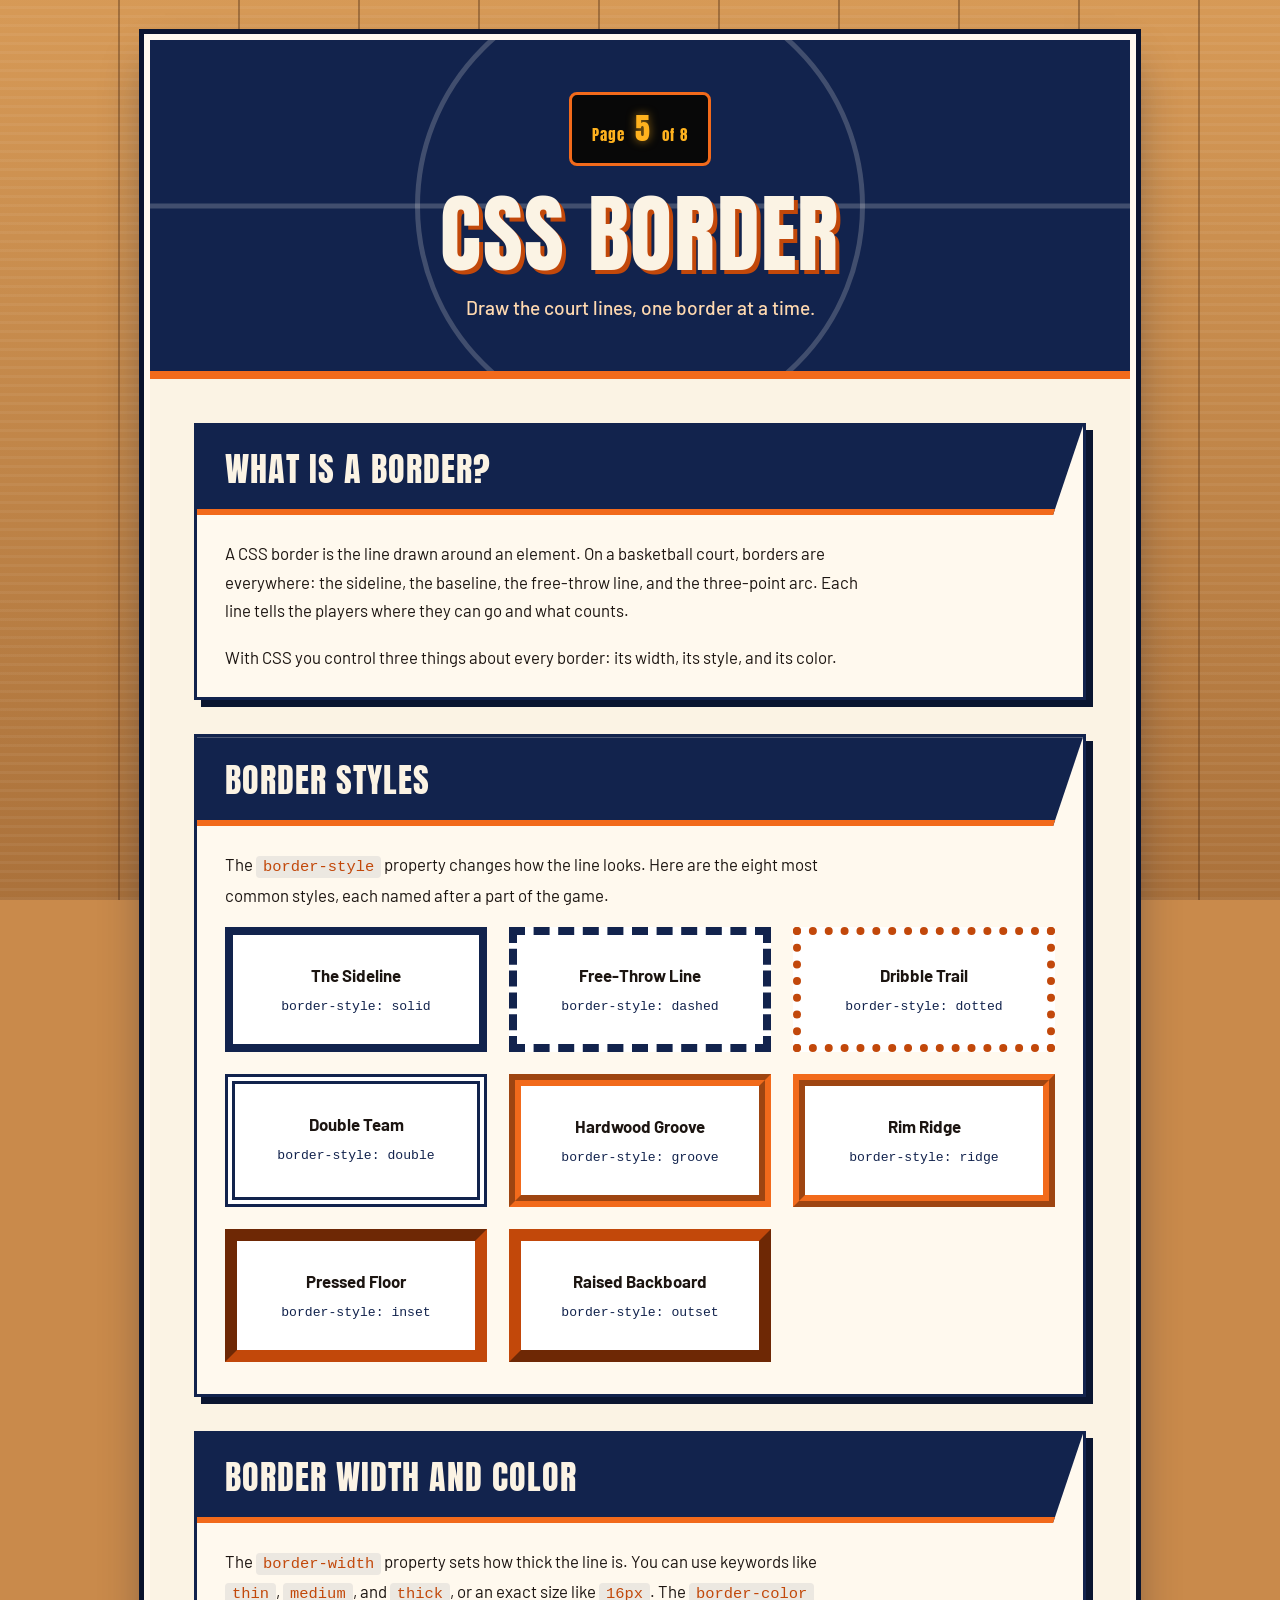
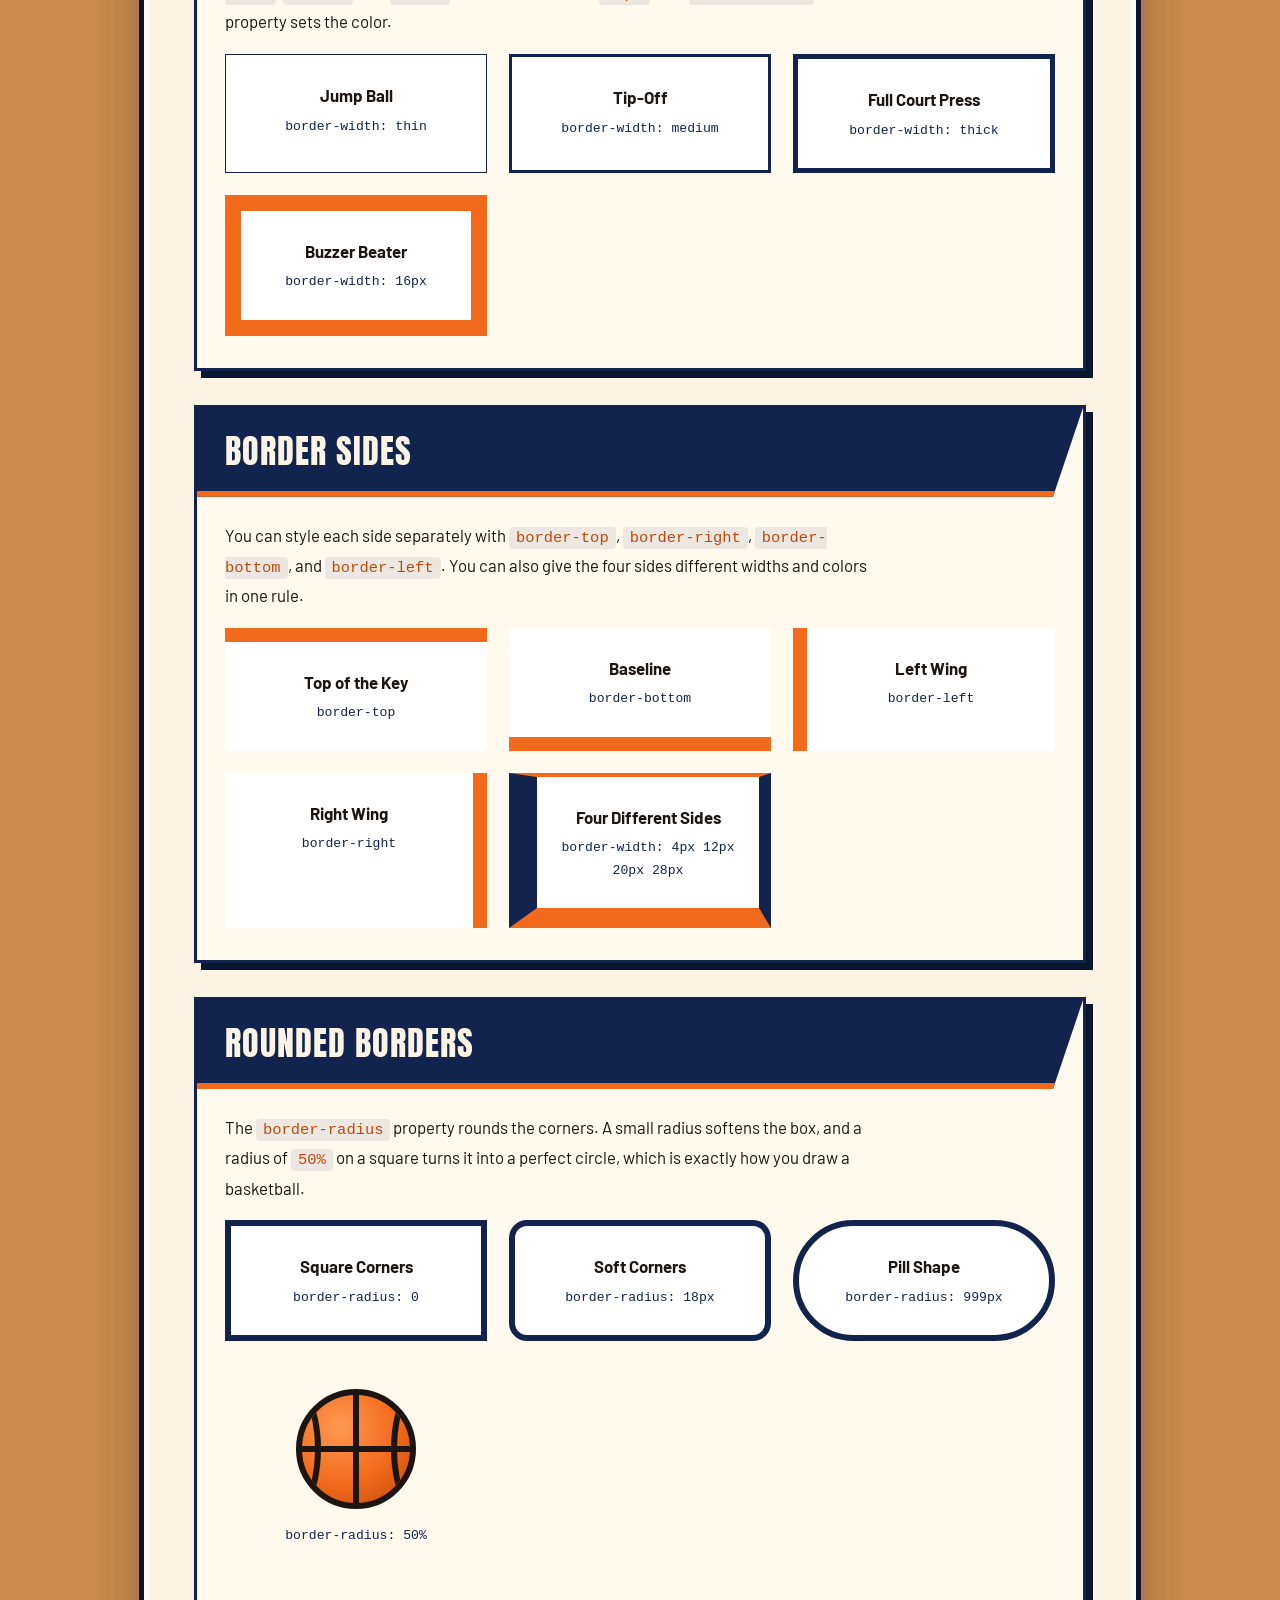
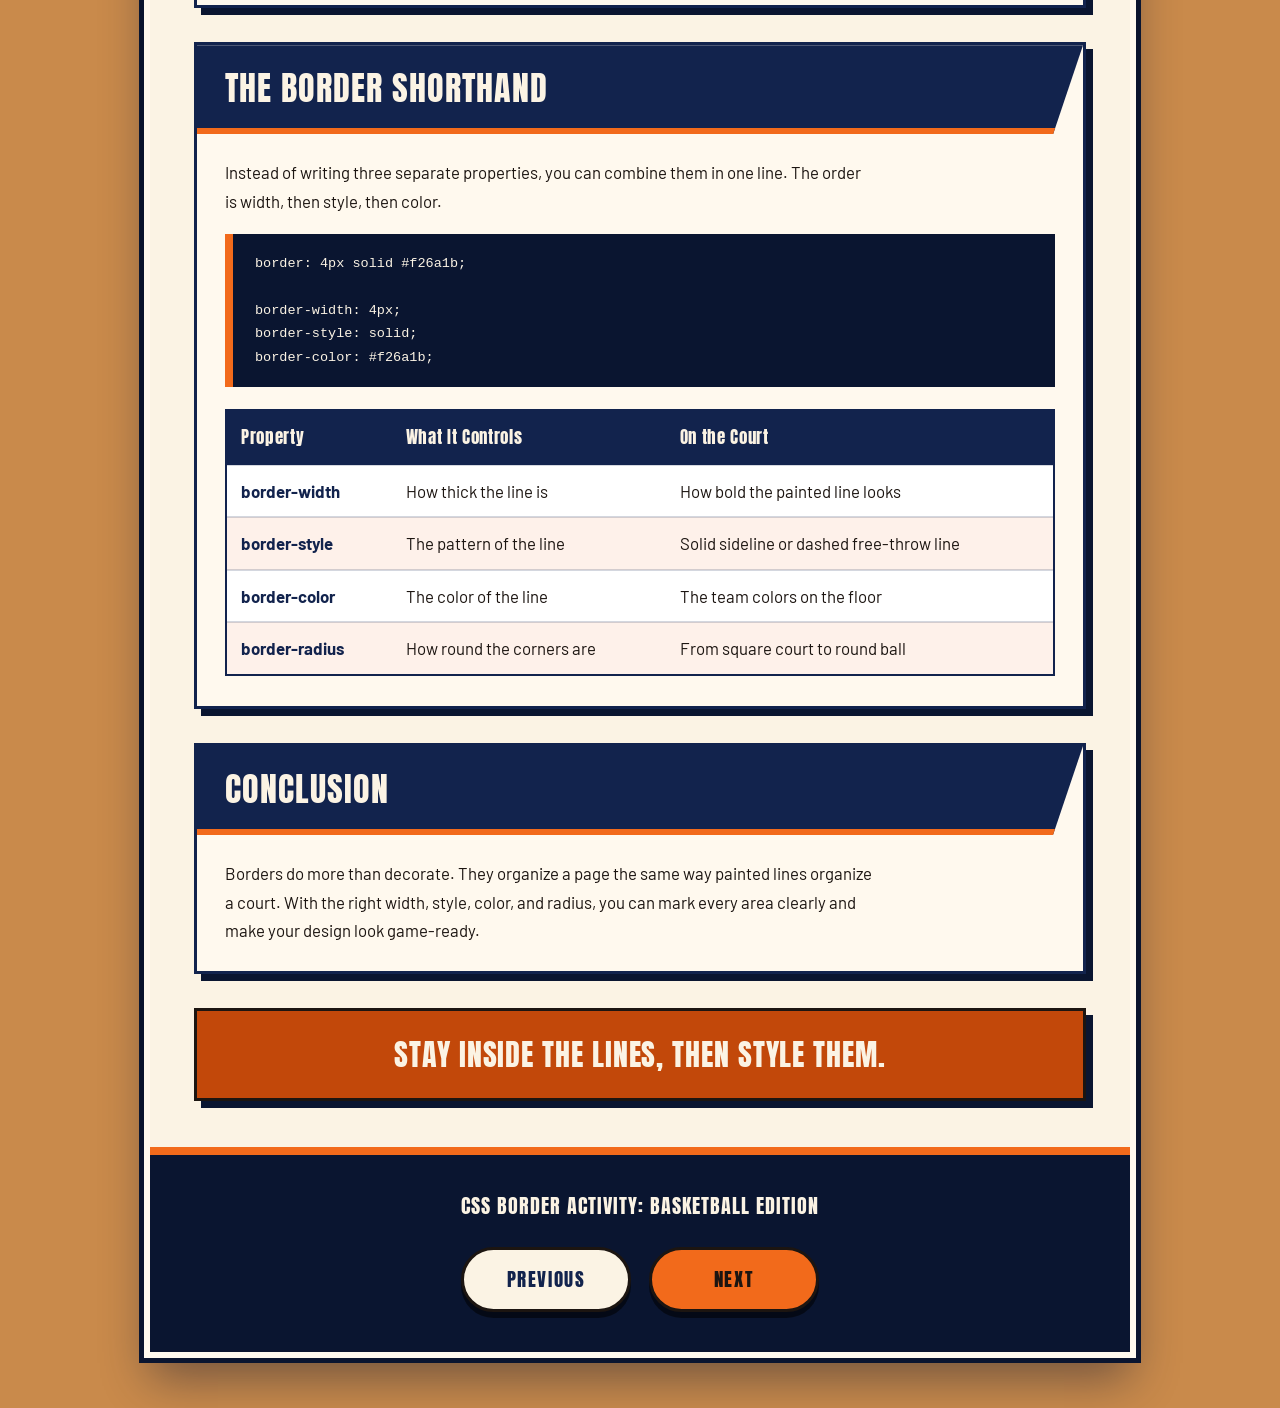
<file: page5.html>
<!DOCTYPE html>
<html lang="en">
<head>
  <meta charset="UTF-8">
  <meta name="viewport" content="width=device-width, initial-scale=1">
  <title>CSS Border</title>
  <link rel="preconnect" href="https://fonts.googleapis.com">
  <link rel="preconnect" href="https://fonts.gstatic.com" crossorigin>
  <link href="https://fonts.googleapis.com/css2?family=Anton&family=Barlow:wght@400;500;600;700&display=swap" rel="stylesheet">
  <style>
:root {
  --wood: #c98a4b;
  --wood-dark: #a86d34;
  --orange: #f26a1b;
  --orange-deep: #c2480a;
  --navy: #12234d;
  --navy-deep: #0a1530;
  --cream: #fbf3e4;
  --paper: #fff9ee;
  --line: #fffaf0;
  --ink: #1c1511;
  --display: "Anton", "Impact", "Arial Narrow", sans-serif;
  --body: "Barlow", "Segoe UI", Arial, sans-serif;
  --mono: "Consolas", "Menlo", "Courier New", monospace;
}

* {
  box-sizing: border-box;
  margin: 0;
  padding: 0;
}

html {
  scroll-behavior: smooth;
}

body {
  min-height: 100vh;
  padding: 40px 18px 56px;
  font-family: var(--body);
  font-size: 1.05rem;
  line-height: 1.7;
  color: var(--ink);
  background-color: var(--wood);
  background-image:
    repeating-linear-gradient(90deg, transparent 0 118px, rgba(60, 30, 10, 0.35) 118px 120px),
    repeating-linear-gradient(0deg, rgba(255, 255, 255, 0.05) 0 3px, transparent 3px 9px),
    linear-gradient(180deg, rgba(255, 200, 120, 0.25), rgba(80, 40, 10, 0.25));
  background-attachment: fixed;
}

img {
  max-width: 100%;
}

a {
  color: var(--orange-deep);
}

.shell {
  max-width: 980px;
  margin: 0 auto;
  background: var(--cream);
  box-shadow:
    0 0 0 6px var(--line),
    0 0 0 11px var(--navy-deep),
    0 26px 44px rgba(10, 21, 48, 0.45);
}

.site-header {
  position: relative;
  overflow: hidden;
  padding: 52px 28px 46px;
  text-align: center;
  color: var(--cream);
  background: var(--navy);
  border-bottom: 8px solid var(--orange);
}

.site-header::before {
  content: "";
  position: absolute;
  left: 50%;
  top: 50%;
  width: 440px;
  height: 440px;
  border: 5px solid rgba(255, 250, 240, 0.2);
  border-radius: 50%;
  transform: translate(-50%, -50%);
}

.site-header::after {
  content: "";
  position: absolute;
  left: 0;
  right: 0;
  top: 50%;
  height: 5px;
  background: rgba(255, 250, 240, 0.2);
  transform: translateY(-50%);
}

.site-header > * {
  position: relative;
  z-index: 1;
}

.site-header h1 {
  font-family: var(--display);
  font-weight: 400;
  font-size: clamp(2.6rem, 9vw, 5.4rem);
  line-height: 1.05;
  letter-spacing: 0.02em;
  text-transform: uppercase;
  text-shadow: 4px 4px 0 var(--orange-deep);
}

.site-header p {
  max-width: 36ch;
  margin: 14px auto 0;
  font-size: 1.2rem;
  font-weight: 500;
  color: #ffd9b0;
}

.scoreboard {
  display: inline-flex;
  align-items: baseline;
  gap: 10px;
  margin-bottom: 22px;
  padding: 8px 20px;
  font-family: var(--display);
  letter-spacing: 0.06em;
  color: #ffb21e;
  background: #080808;
  border: 3px solid var(--orange);
  border-radius: 8px;
}

.scoreboard span {
  font-size: 0.95rem;
}

.scoreboard strong {
  font-size: 1.9rem;
  font-weight: 400;
  text-shadow: 0 0 10px rgba(255, 178, 30, 0.6);
}

.content {
  padding: 44px 44px 12px;
}

.card {
  position: relative;
  margin-bottom: 34px;
  padding: 26px 28px 8px;
  background: var(--paper);
  border: 3px solid var(--navy);
  box-shadow: 7px 7px 0 var(--navy-deep);
}

.card h2 {
  margin: -26px -28px 24px;
  padding: 14px 56px 12px 28px;
  font-family: var(--display);
  font-weight: 400;
  font-size: clamp(1.5rem, 4vw, 2.1rem);
  letter-spacing: 0.03em;
  text-transform: uppercase;
  color: var(--cream);
  background: var(--navy);
  border-bottom: 6px solid var(--orange);
  clip-path: polygon(0 0, 100% 0, calc(100% - 30px) 100%, 0 100%);
}

.card h3 {
  display: flex;
  align-items: center;
  gap: 10px;
  margin: 26px 0 8px;
  font-size: 1.25rem;
  font-weight: 700;
  color: var(--navy);
}

.card h3::before {
  content: "";
  flex: none;
  width: 16px;
  height: 16px;
  background: var(--orange);
  border: 3px solid var(--ink);
  border-radius: 50%;
}

.card p {
  max-width: 72ch;
  margin-bottom: 18px;
}

.card strong {
  color: var(--navy);
}

.list {
  margin: 0 0 22px;
  list-style: none;
  background: #fff;
  border: 2px solid var(--navy);
}

.list li {
  position: relative;
  padding: 11px 18px 11px 46px;
  border-bottom: 2px dotted rgba(18, 35, 77, 0.3);
}

.list li:last-child {
  border-bottom: none;
}

.list li:nth-child(even) {
  background: rgba(242, 106, 27, 0.08);
}

.list li::before {
  content: "";
  position: absolute;
  left: 17px;
  top: 50%;
  width: 14px;
  height: 14px;
  background: var(--orange);
  border: 3px solid var(--ink);
  border-radius: 50%;
  transform: translateY(-50%);
}

.table-wrap {
  margin-bottom: 22px;
  overflow-x: auto;
  background: #fff;
  border: 2px solid var(--navy);
}

table {
  width: 100%;
  min-width: 520px;
  border-collapse: collapse;
}

th {
  padding: 12px 14px;
  font-family: var(--display);
  font-weight: 400;
  letter-spacing: 0.04em;
  text-align: left;
  color: var(--cream);
  background: var(--navy);
}

td {
  padding: 11px 14px;
  vertical-align: top;
  border-top: 2px solid rgba(18, 35, 77, 0.18);
}

tbody tr:nth-child(even) {
  background: rgba(242, 106, 27, 0.09);
}

td:first-child {
  font-weight: 700;
  color: var(--navy);
}

code {
  padding: 2px 7px;
  font-family: var(--mono);
  font-size: 0.92em;
  color: var(--orange-deep);
  background: rgba(18, 35, 77, 0.08);
  border-radius: 4px;
}

pre {
  margin: 0 0 22px;
  padding: 18px 22px;
  overflow-x: auto;
  font-family: var(--mono);
  font-size: 0.92rem;
  line-height: 1.6;
  color: var(--cream);
  background: var(--navy-deep);
  border-left: 8px solid var(--orange);
}

pre code {
  padding: 0;
  color: inherit;
  background: none;
}

.callout {
  margin: 0 0 22px;
  padding: 16px 20px;
  font-weight: 600;
  background: #fff;
  border: 2px solid var(--navy);
  border-left: 10px solid var(--orange);
}

.motto {
  margin: 6px 0 34px;
  padding: 24px 28px;
  font-family: var(--display);
  font-size: clamp(1.3rem, 3.4vw, 1.9rem);
  line-height: 1.3;
  letter-spacing: 0.03em;
  text-align: center;
  text-transform: uppercase;
  color: var(--cream);
  background: var(--orange-deep);
  border: 3px solid var(--ink);
  box-shadow: 7px 7px 0 var(--navy-deep);
}

.ball {
  position: relative;
  display: block;
  overflow: hidden;
  width: 150px;
  height: 150px;
  background: radial-gradient(circle at 35% 30%, #ff9a52, var(--orange) 55%, var(--orange-deep));
  border: 6px solid var(--ink);
  border-radius: 50%;
}

.ball::before {
  content: "";
  position: absolute;
  left: 50%;
  top: 0;
  bottom: 0;
  width: 6px;
  background: var(--ink);
  transform: translateX(-50%);
}

.ball::after {
  content: "";
  position: absolute;
  left: 0;
  right: 0;
  top: 50%;
  height: 6px;
  background: var(--ink);
  transform: translateY(-50%);
}

.ball i {
  position: absolute;
  top: -25%;
  width: 80%;
  height: 150%;
  border: 6px solid var(--ink);
  border-radius: 50%;
}

.ball i:first-child {
  left: -62%;
}

.ball i:last-child {
  right: -62%;
}

.site-footer {
  padding: 34px 32px 40px;
  text-align: center;
  color: var(--cream);
  background: var(--navy-deep);
  border-top: 8px solid var(--orange);
}

.footer-note {
  margin-bottom: 24px;
  font-family: var(--display);
  font-size: 1.25rem;
  letter-spacing: 0.05em;
  text-transform: uppercase;
}

.pager {
  display: flex;
  flex-wrap: wrap;
  justify-content: center;
  gap: 18px;
}

.btn {
  display: inline-block;
  min-width: 170px;
  padding: 13px 34px;
  font-family: var(--display);
  font-size: 1.2rem;
  letter-spacing: 0.08em;
  text-align: center;
  text-decoration: none;
  text-transform: uppercase;
  color: var(--navy);
  background: var(--cream);
  border: 3px solid var(--ink);
  border-radius: 999px;
  box-shadow: 0 6px 0 rgba(0, 0, 0, 0.55);
  transition: transform 0.15s ease, box-shadow 0.15s ease;
}

.btn-next {
  color: var(--ink);
  background: var(--orange);
}

.btn:hover,
.btn:focus-visible {
  transform: translateY(-4px);
  box-shadow: 0 10px 0 rgba(0, 0, 0, 0.55);
}

.btn:active {
  transform: translateY(2px);
  box-shadow: 0 2px 0 rgba(0, 0, 0, 0.55);
}

.btn:focus-visible {
  outline: 3px solid #ffb21e;
  outline-offset: 3px;
}

@media (max-width: 680px) {
  body {
    padding: 22px 14px 40px;
  }

  .content {
    padding: 30px 16px 6px;
  }

  .card {
    padding: 22px 16px 4px;
  }

  .card h2 {
    margin: -22px -16px 20px;
    padding: 12px 40px 10px 16px;
  }

  .site-header {
    padding: 40px 18px 36px;
  }

  .site-footer {
    padding: 28px 16px 34px;
  }

  .btn {
    min-width: 140px;
    padding: 12px 24px;
  }
}

@media (prefers-reduced-motion: reduce) {
  html {
    scroll-behavior: auto;
  }

  .btn {
    transition: none;
  }
}

.demo-grid {
  display: grid;
  grid-template-columns: repeat(auto-fit, minmax(200px, 1fr));
  gap: 22px;
  margin-bottom: 24px;
}

.demo-box {
  padding: 26px 14px;
  font-weight: 700;
  text-align: center;
  background: #fff;
}

.demo-box small {
  display: block;
  margin-top: 6px;
  font-family: var(--mono);
  font-size: 0.82rem;
  font-weight: 400;
  color: var(--navy);
}

.b-solid {
  border: 8px solid var(--navy);
}

.b-dashed {
  border: 8px dashed var(--navy);
}

.b-dotted {
  border: 8px dotted var(--orange-deep);
}

.b-double {
  border: 10px double var(--navy);
}

.b-groove {
  border: 12px groove var(--orange);
}

.b-ridge {
  border: 12px ridge var(--orange);
}

.b-inset {
  border: 12px inset var(--orange-deep);
}

.b-outset {
  border: 12px outset var(--orange-deep);
}

.w-thin {
  border: thin solid var(--navy);
}

.w-medium {
  border: medium solid var(--navy);
}

.w-thick {
  border: thick solid var(--navy);
}

.w-custom {
  border: 16px solid var(--orange);
}

.s-top {
  border-top: 14px solid var(--orange);
}

.s-bottom {
  border-bottom: 14px solid var(--orange);
}

.s-left {
  border-left: 14px solid var(--orange);
}

.s-right {
  border-right: 14px solid var(--orange);
}

.s-mixed {
  border-style: solid;
  border-width: 4px 12px 20px 28px;
  border-color: var(--orange) var(--navy) var(--orange) var(--navy);
}

.r-square {
  border: 6px solid var(--navy);
  border-radius: 0;
}

.r-soft {
  border: 6px solid var(--navy);
  border-radius: 18px;
}

.r-pill {
  border: 6px solid var(--navy);
  border-radius: 999px;
}

.plain {
  display: grid;
  justify-items: center;
  gap: 10px;
  background: none;
}

.plain .ball {
  width: 120px;
  height: 120px;
}
  </style>
</head>
<body>

<div class="shell">

  <header class="site-header">
    <div class="scoreboard"><span>Page</span><strong>5</strong><span>of 8</span></div>
    <h1>CSS Border</h1>
    <p>Draw the court lines, one border at a time.</p>
  </header>

  <main class="content">

<section class="card">
  <h2>What Is a Border?</h2>

  <p>A CSS border is the line drawn around an element. On a basketball court, borders are everywhere: the sideline, the baseline, the free-throw line, and the three-point arc. Each line tells the players where they can go and what counts.</p>

  <p>With CSS you control three things about every border: its width, its style, and its color.</p>
</section>

<section class="card">
  <h2>Border Styles</h2>

  <p>The <code>border-style</code> property changes how the line looks. Here are the eight most common styles, each named after a part of the game.</p>

  <div class="demo-grid">
    <div class="demo-box b-solid">The Sideline<small>border-style: solid</small></div>
    <div class="demo-box b-dashed">Free-Throw Line<small>border-style: dashed</small></div>
    <div class="demo-box b-dotted">Dribble Trail<small>border-style: dotted</small></div>
    <div class="demo-box b-double">Double Team<small>border-style: double</small></div>
    <div class="demo-box b-groove">Hardwood Groove<small>border-style: groove</small></div>
    <div class="demo-box b-ridge">Rim Ridge<small>border-style: ridge</small></div>
    <div class="demo-box b-inset">Pressed Floor<small>border-style: inset</small></div>
    <div class="demo-box b-outset">Raised Backboard<small>border-style: outset</small></div>
  </div>
</section>

<section class="card">
  <h2>Border Width and Color</h2>

  <p>The <code>border-width</code> property sets how thick the line is. You can use keywords like <code>thin</code>, <code>medium</code>, and <code>thick</code>, or an exact size like <code>16px</code>. The <code>border-color</code> property sets the color.</p>

  <div class="demo-grid">
    <div class="demo-box w-thin">Jump Ball<small>border-width: thin</small></div>
    <div class="demo-box w-medium">Tip-Off<small>border-width: medium</small></div>
    <div class="demo-box w-thick">Full Court Press<small>border-width: thick</small></div>
    <div class="demo-box w-custom">Buzzer Beater<small>border-width: 16px</small></div>
  </div>
</section>

<section class="card">
  <h2>Border Sides</h2>

  <p>You can style each side separately with <code>border-top</code>, <code>border-right</code>, <code>border-bottom</code>, and <code>border-left</code>. You can also give the four sides different widths and colors in one rule.</p>

  <div class="demo-grid">
    <div class="demo-box s-top">Top of the Key<small>border-top</small></div>
    <div class="demo-box s-bottom">Baseline<small>border-bottom</small></div>
    <div class="demo-box s-left">Left Wing<small>border-left</small></div>
    <div class="demo-box s-right">Right Wing<small>border-right</small></div>
    <div class="demo-box s-mixed">Four Different Sides<small>border-width: 4px 12px 20px 28px</small></div>
  </div>
</section>

<section class="card">
  <h2>Rounded Borders</h2>

  <p>The <code>border-radius</code> property rounds the corners. A small radius softens the box, and a radius of <code>50%</code> on a square turns it into a perfect circle, which is exactly how you draw a basketball.</p>

  <div class="demo-grid">
    <div class="demo-box r-square">Square Corners<small>border-radius: 0</small></div>
    <div class="demo-box r-soft">Soft Corners<small>border-radius: 18px</small></div>
    <div class="demo-box r-pill">Pill Shape<small>border-radius: 999px</small></div>
    <div class="demo-box plain">
      <span class="ball"><i></i><i></i></span>
      <small>border-radius: 50%</small>
    </div>
  </div>
</section>

<section class="card">
  <h2>The Border Shorthand</h2>

  <p>Instead of writing three separate properties, you can combine them in one line. The order is width, then style, then color.</p>

<pre><code>border: 4px solid #f26a1b;

border-width: 4px;
border-style: solid;
border-color: #f26a1b;</code></pre>

  <div class="table-wrap">
    <table>
      <thead>
        <tr>
          <th>Property</th>
          <th>What It Controls</th>
          <th>On the Court</th>
        </tr>
      </thead>
      <tbody>
        <tr>
          <td>border-width</td>
          <td>How thick the line is</td>
          <td>How bold the painted line looks</td>
        </tr>
        <tr>
          <td>border-style</td>
          <td>The pattern of the line</td>
          <td>Solid sideline or dashed free-throw line</td>
        </tr>
        <tr>
          <td>border-color</td>
          <td>The color of the line</td>
          <td>The team colors on the floor</td>
        </tr>
        <tr>
          <td>border-radius</td>
          <td>How round the corners are</td>
          <td>From square court to round ball</td>
        </tr>
      </tbody>
    </table>
  </div>
</section>

<section class="card">
  <h2>Conclusion</h2>

  <p>Borders do more than decorate. They organize a page the same way painted lines organize a court. With the right width, style, color, and radius, you can mark every area clearly and make your design look game-ready.</p>
</section>

<p class="motto">Stay inside the lines, then style them.</p>

  </main>

  <footer class="site-footer">
    <p class="footer-note">CSS Border Activity: Basketball Edition</p>
    <div class="pager">
      <a class="btn" href="page4.html">Previous</a>
      <a class="btn btn-next" href="page6.html">Next</a>
    </div>
  </footer>

</div>

</body>
                                                                                 </html>
</file>
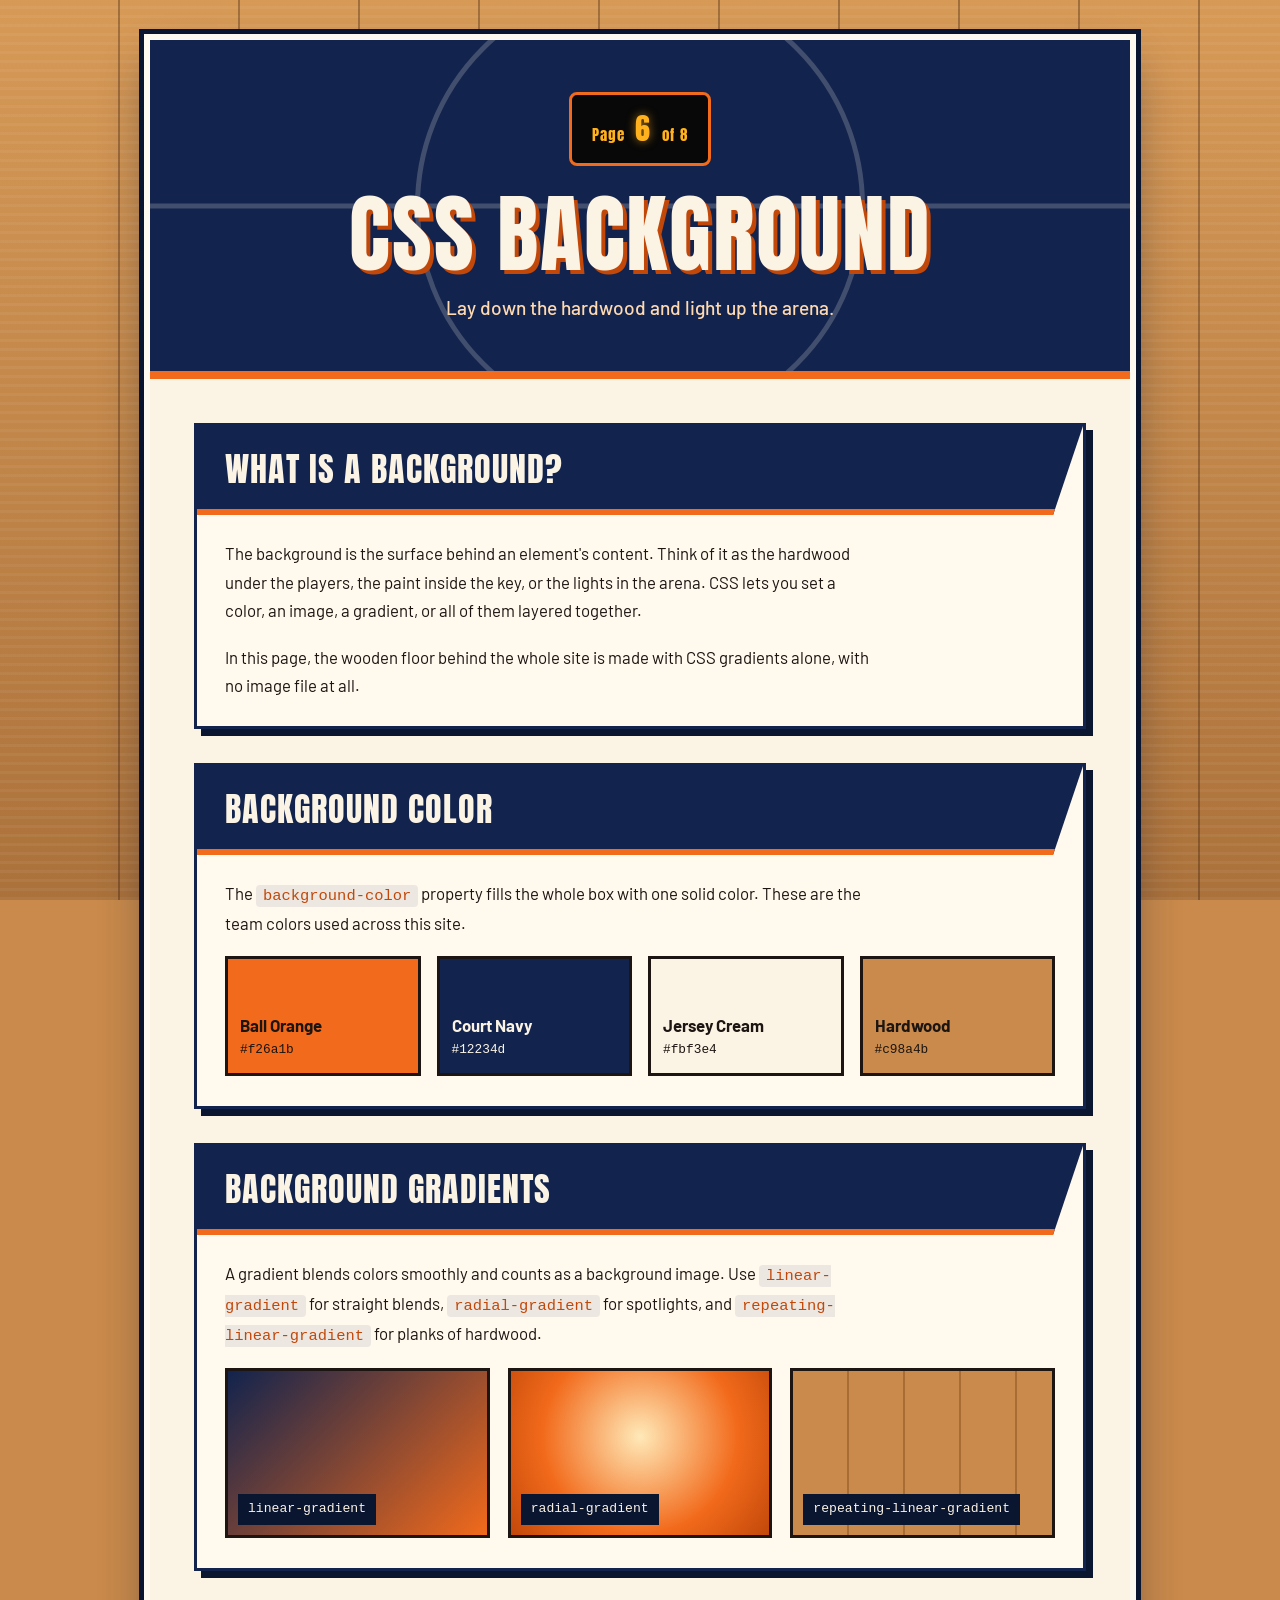
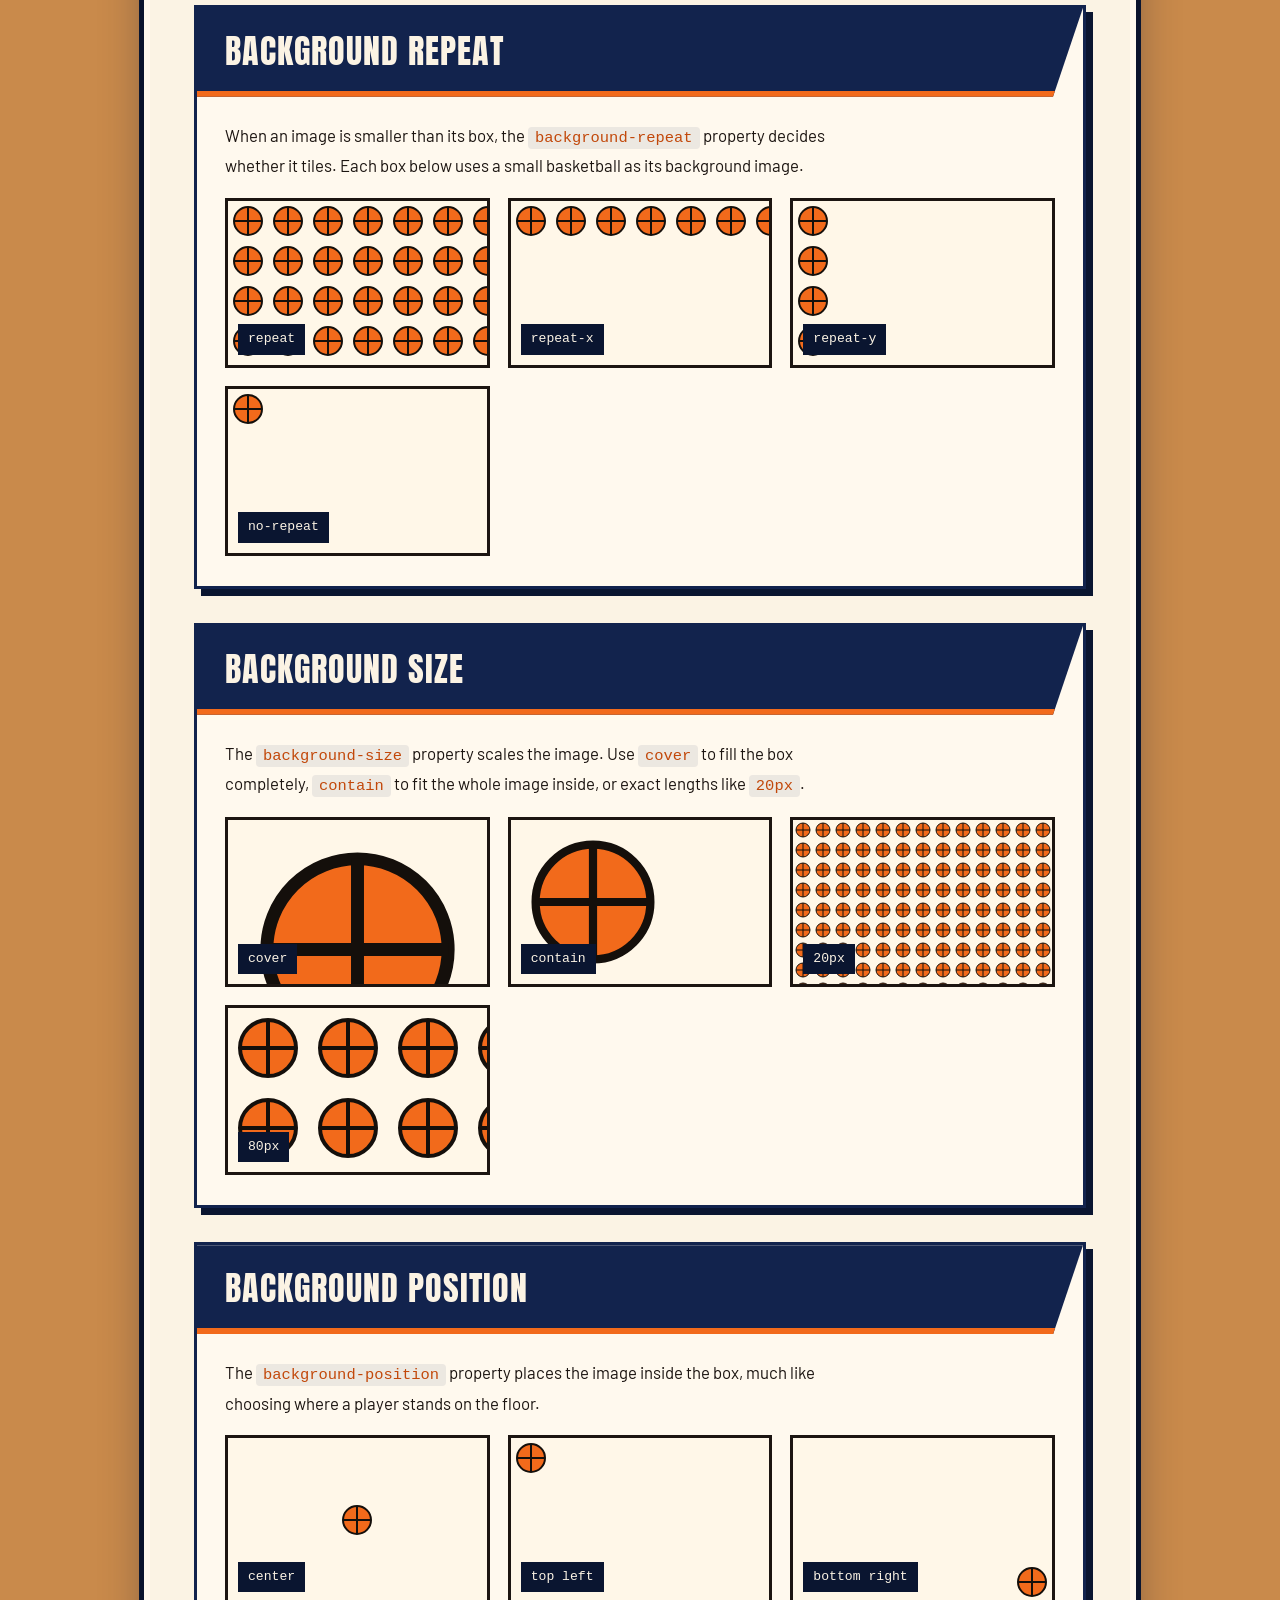
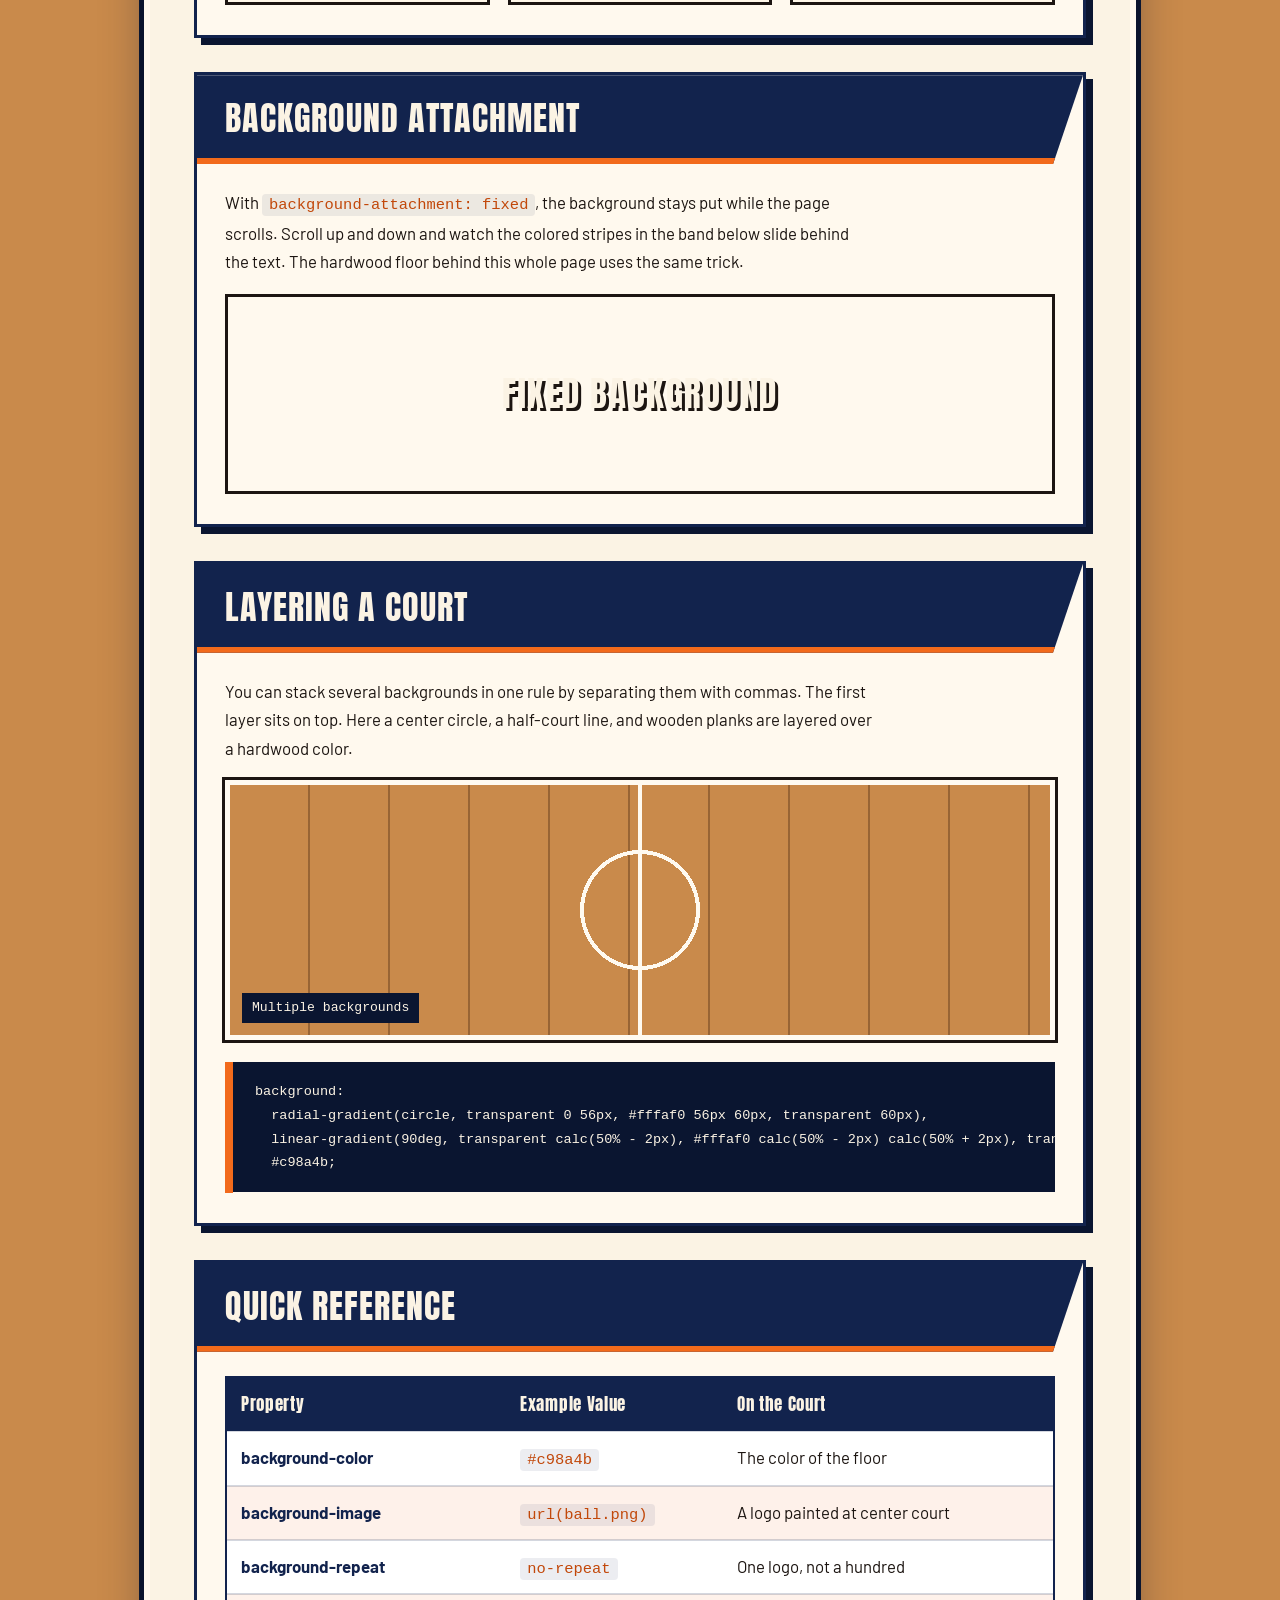
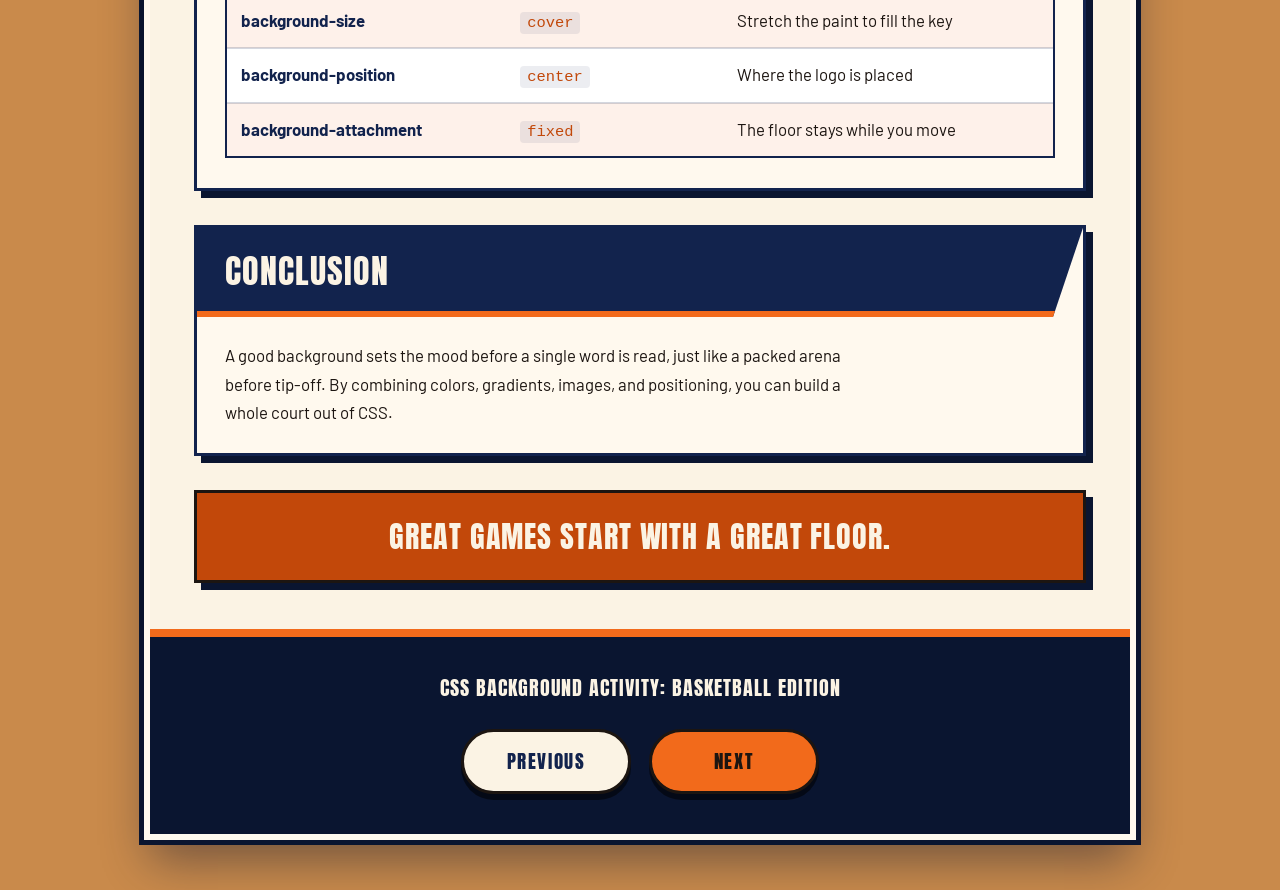
<file: page6.html>
<!DOCTYPE html>
<html lang="en">
<head>
  <meta charset="UTF-8">
  <meta name="viewport" content="width=device-width, initial-scale=1">
  <title>CSS Background</title>
  <link rel="preconnect" href="https://fonts.googleapis.com">
  <link rel="preconnect" href="https://fonts.gstatic.com" crossorigin>
  <link href="https://fonts.googleapis.com/css2?family=Anton&family=Barlow:wght@400;500;600;700&display=swap" rel="stylesheet">
  <style>
:root {
  --wood: #c98a4b;
  --wood-dark: #a86d34;
  --orange: #f26a1b;
  --orange-deep: #c2480a;
  --navy: #12234d;
  --navy-deep: #0a1530;
  --cream: #fbf3e4;
  --paper: #fff9ee;
  --line: #fffaf0;
  --ink: #1c1511;
  --display: "Anton", "Impact", "Arial Narrow", sans-serif;
  --body: "Barlow", "Segoe UI", Arial, sans-serif;
  --mono: "Consolas", "Menlo", "Courier New", monospace;
}

* {
  box-sizing: border-box;
  margin: 0;
  padding: 0;
}

html {
  scroll-behavior: smooth;
}

body {
  min-height: 100vh;
  padding: 40px 18px 56px;
  font-family: var(--body);
  font-size: 1.05rem;
  line-height: 1.7;
  color: var(--ink);
  background-color: var(--wood);
  background-image:
    repeating-linear-gradient(90deg, transparent 0 118px, rgba(60, 30, 10, 0.35) 118px 120px),
    repeating-linear-gradient(0deg, rgba(255, 255, 255, 0.05) 0 3px, transparent 3px 9px),
    linear-gradient(180deg, rgba(255, 200, 120, 0.25), rgba(80, 40, 10, 0.25));
  background-attachment: fixed;
}

img {
  max-width: 100%;
}

a {
  color: var(--orange-deep);
}

.shell {
  max-width: 980px;
  margin: 0 auto;
  background: var(--cream);
  box-shadow:
    0 0 0 6px var(--line),
    0 0 0 11px var(--navy-deep),
    0 26px 44px rgba(10, 21, 48, 0.45);
}

.site-header {
  position: relative;
  overflow: hidden;
  padding: 52px 28px 46px;
  text-align: center;
  color: var(--cream);
  background: var(--navy);
  border-bottom: 8px solid var(--orange);
}

.site-header::before {
  content: "";
  position: absolute;
  left: 50%;
  top: 50%;
  width: 440px;
  height: 440px;
  border: 5px solid rgba(255, 250, 240, 0.2);
  border-radius: 50%;
  transform: translate(-50%, -50%);
}

.site-header::after {
  content: "";
  position: absolute;
  left: 0;
  right: 0;
  top: 50%;
  height: 5px;
  background: rgba(255, 250, 240, 0.2);
  transform: translateY(-50%);
}

.site-header > * {
  position: relative;
  z-index: 1;
}

.site-header h1 {
  font-family: var(--display);
  font-weight: 400;
  font-size: clamp(2.6rem, 9vw, 5.4rem);
  line-height: 1.05;
  letter-spacing: 0.02em;
  text-transform: uppercase;
  text-shadow: 4px 4px 0 var(--orange-deep);
}

.site-header p {
  max-width: 36ch;
  margin: 14px auto 0;
  font-size: 1.2rem;
  font-weight: 500;
  color: #ffd9b0;
}

.scoreboard {
  display: inline-flex;
  align-items: baseline;
  gap: 10px;
  margin-bottom: 22px;
  padding: 8px 20px;
  font-family: var(--display);
  letter-spacing: 0.06em;
  color: #ffb21e;
  background: #080808;
  border: 3px solid var(--orange);
  border-radius: 8px;
}

.scoreboard span {
  font-size: 0.95rem;
}

.scoreboard strong {
  font-size: 1.9rem;
  font-weight: 400;
  text-shadow: 0 0 10px rgba(255, 178, 30, 0.6);
}

.content {
  padding: 44px 44px 12px;
}

.card {
  position: relative;
  margin-bottom: 34px;
  padding: 26px 28px 8px;
  background: var(--paper);
  border: 3px solid var(--navy);
  box-shadow: 7px 7px 0 var(--navy-deep);
}

.card h2 {
  margin: -26px -28px 24px;
  padding: 14px 56px 12px 28px;
  font-family: var(--display);
  font-weight: 400;
  font-size: clamp(1.5rem, 4vw, 2.1rem);
  letter-spacing: 0.03em;
  text-transform: uppercase;
  color: var(--cream);
  background: var(--navy);
  border-bottom: 6px solid var(--orange);
  clip-path: polygon(0 0, 100% 0, calc(100% - 30px) 100%, 0 100%);
}

.card h3 {
  display: flex;
  align-items: center;
  gap: 10px;
  margin: 26px 0 8px;
  font-size: 1.25rem;
  font-weight: 700;
  color: var(--navy);
}

.card h3::before {
  content: "";
  flex: none;
  width: 16px;
  height: 16px;
  background: var(--orange);
  border: 3px solid var(--ink);
  border-radius: 50%;
}

.card p {
  max-width: 72ch;
  margin-bottom: 18px;
}

.card strong {
  color: var(--navy);
}

.list {
  margin: 0 0 22px;
  list-style: none;
  background: #fff;
  border: 2px solid var(--navy);
}

.list li {
  position: relative;
  padding: 11px 18px 11px 46px;
  border-bottom: 2px dotted rgba(18, 35, 77, 0.3);
}

.list li:last-child {
  border-bottom: none;
}

.list li:nth-child(even) {
  background: rgba(242, 106, 27, 0.08);
}

.list li::before {
  content: "";
  position: absolute;
  left: 17px;
  top: 50%;
  width: 14px;
  height: 14px;
  background: var(--orange);
  border: 3px solid var(--ink);
  border-radius: 50%;
  transform: translateY(-50%);
}

.table-wrap {
  margin-bottom: 22px;
  overflow-x: auto;
  background: #fff;
  border: 2px solid var(--navy);
}

table {
  width: 100%;
  min-width: 520px;
  border-collapse: collapse;
}

th {
  padding: 12px 14px;
  font-family: var(--display);
  font-weight: 400;
  letter-spacing: 0.04em;
  text-align: left;
  color: var(--cream);
  background: var(--navy);
}

td {
  padding: 11px 14px;
  vertical-align: top;
  border-top: 2px solid rgba(18, 35, 77, 0.18);
}

tbody tr:nth-child(even) {
  background: rgba(242, 106, 27, 0.09);
}

td:first-child {
  font-weight: 700;
  color: var(--navy);
}

code {
  padding: 2px 7px;
  font-family: var(--mono);
  font-size: 0.92em;
  color: var(--orange-deep);
  background: rgba(18, 35, 77, 0.08);
  border-radius: 4px;
}

pre {
  margin: 0 0 22px;
  padding: 18px 22px;
  overflow-x: auto;
  font-family: var(--mono);
  font-size: 0.92rem;
  line-height: 1.6;
  color: var(--cream);
  background: var(--navy-deep);
  border-left: 8px solid var(--orange);
}

pre code {
  padding: 0;
  color: inherit;
  background: none;
}

.callout {
  margin: 0 0 22px;
  padding: 16px 20px;
  font-weight: 600;
  background: #fff;
  border: 2px solid var(--navy);
  border-left: 10px solid var(--orange);
}

.motto {
  margin: 6px 0 34px;
  padding: 24px 28px;
  font-family: var(--display);
  font-size: clamp(1.3rem, 3.4vw, 1.9rem);
  line-height: 1.3;
  letter-spacing: 0.03em;
  text-align: center;
  text-transform: uppercase;
  color: var(--cream);
  background: var(--orange-deep);
  border: 3px solid var(--ink);
  box-shadow: 7px 7px 0 var(--navy-deep);
}

.ball {
  position: relative;
  display: block;
  overflow: hidden;
  width: 150px;
  height: 150px;
  background: radial-gradient(circle at 35% 30%, #ff9a52, var(--orange) 55%, var(--orange-deep));
  border: 6px solid var(--ink);
  border-radius: 50%;
}

.ball::before {
  content: "";
  position: absolute;
  left: 50%;
  top: 0;
  bottom: 0;
  width: 6px;
  background: var(--ink);
  transform: translateX(-50%);
}

.ball::after {
  content: "";
  position: absolute;
  left: 0;
  right: 0;
  top: 50%;
  height: 6px;
  background: var(--ink);
  transform: translateY(-50%);
}

.ball i {
  position: absolute;
  top: -25%;
  width: 80%;
  height: 150%;
  border: 6px solid var(--ink);
  border-radius: 50%;
}

.ball i:first-child {
  left: -62%;
}

.ball i:last-child {
  right: -62%;
}

.site-footer {
  padding: 34px 32px 40px;
  text-align: center;
  color: var(--cream);
  background: var(--navy-deep);
  border-top: 8px solid var(--orange);
}

.footer-note {
  margin-bottom: 24px;
  font-family: var(--display);
  font-size: 1.25rem;
  letter-spacing: 0.05em;
  text-transform: uppercase;
}

.pager {
  display: flex;
  flex-wrap: wrap;
  justify-content: center;
  gap: 18px;
}

.btn {
  display: inline-block;
  min-width: 170px;
  padding: 13px 34px;
  font-family: var(--display);
  font-size: 1.2rem;
  letter-spacing: 0.08em;
  text-align: center;
  text-decoration: none;
  text-transform: uppercase;
  color: var(--navy);
  background: var(--cream);
  border: 3px solid var(--ink);
  border-radius: 999px;
  box-shadow: 0 6px 0 rgba(0, 0, 0, 0.55);
  transition: transform 0.15s ease, box-shadow 0.15s ease;
}

.btn-next {
  color: var(--ink);
  background: var(--orange);
}

.btn:hover,
.btn:focus-visible {
  transform: translateY(-4px);
  box-shadow: 0 10px 0 rgba(0, 0, 0, 0.55);
}

.btn:active {
  transform: translateY(2px);
  box-shadow: 0 2px 0 rgba(0, 0, 0, 0.55);
}

.btn:focus-visible {
  outline: 3px solid #ffb21e;
  outline-offset: 3px;
}

@media (max-width: 680px) {
  body {
    padding: 22px 14px 40px;
  }

  .content {
    padding: 30px 16px 6px;
  }

  .card {
    padding: 22px 16px 4px;
  }

  .card h2 {
    margin: -22px -16px 20px;
    padding: 12px 40px 10px 16px;
  }

  .site-header {
    padding: 40px 18px 36px;
  }

  .site-footer {
    padding: 28px 16px 34px;
  }

  .btn {
    min-width: 140px;
    padding: 12px 24px;
  }
}

@media (prefers-reduced-motion: reduce) {
  html {
    scroll-behavior: auto;
  }

  .btn {
    transition: none;
  }
}

:root {
  --tile: url("data:image/svg+xml,%3Csvg xmlns='http://www.w3.org/2000/svg' width='40' height='40' viewBox='0 0 40 40'%3E%3Ccircle cx='20' cy='20' r='14' fill='%23f26a1b' stroke='%23140f0b' stroke-width='2'/%3E%3Cpath d='M6 20h28M20 6v28' stroke='%23140f0b' stroke-width='2'/%3E%3C/svg%3E");
}

.swatches {
  display: grid;
  grid-template-columns: repeat(auto-fit, minmax(150px, 1fr));
  gap: 16px;
  margin-bottom: 22px;
}

.swatch {
  display: grid;
  align-content: end;
  min-height: 120px;
  padding: 12px;
  font-weight: 700;
  border: 3px solid var(--ink);
}

.swatch small {
  font-family: var(--mono);
  font-size: 0.8rem;
  font-weight: 400;
}

.sw-orange {
  background-color: var(--orange);
}

.sw-navy {
  color: var(--cream);
  background-color: var(--navy);
}

.sw-cream {
  background-color: var(--cream);
}

.sw-wood {
  background-color: var(--wood);
}

.bg-grid {
  display: grid;
  grid-template-columns: repeat(auto-fit, minmax(200px, 1fr));
  gap: 18px;
  margin-bottom: 22px;
}

.bg-box {
  display: grid;
  align-content: end;
  height: 170px;
  padding: 10px;
  background-color: #fff7e8;
  background-image: var(--tile);
  border: 3px solid var(--ink);
}

.bg-box span {
  justify-self: start;
  padding: 4px 10px;
  font-family: var(--mono);
  font-size: 0.82rem;
  color: var(--cream);
  background: var(--navy-deep);
}

.grad-linear {
  background: linear-gradient(135deg, var(--navy), var(--orange));
}

.grad-radial {
  background: radial-gradient(circle at 50% 40%, #ffe9b8, var(--orange) 60%, var(--orange-deep));
}

.grad-floor {
  background: repeating-linear-gradient(90deg, var(--wood) 0 54px, var(--wood-dark) 54px 56px);
}

.repeat {
  background-repeat: repeat;
}

.repeat-x {
  background-repeat: repeat-x;
}

.repeat-y {
  background-repeat: repeat-y;
}

.no-repeat {
  background-repeat: no-repeat;
}

.size-cover {
  background-repeat: no-repeat;
  background-size: cover;
}

.size-contain {
  background-repeat: no-repeat;
  background-size: contain;
}

.size-small {
  background-size: 20px;
}

.size-big {
  background-size: 80px;
}

.pos-center {
  background-repeat: no-repeat;
  background-position: center;
}

.pos-top-left {
  background-repeat: no-repeat;
  background-position: top left;
}

.pos-bottom-right {
  background-repeat: no-repeat;
  background-position: bottom right;
}

.fixed-band {
  display: grid;
  place-items: center;
  height: 200px;
  margin-bottom: 22px;
  font-family: var(--display);
  font-size: clamp(1.4rem, 4vw, 2.2rem);
  letter-spacing: 0.05em;
  text-transform: uppercase;
  color: var(--cream);
  text-shadow: 3px 3px 0 var(--ink);
  background: linear-gradient(115deg, var(--navy) 0 25%, var(--orange) 25% 50%, var(--cream) 50% 75%, var(--wood) 75%);
  background-attachment: fixed;
  border: 3px solid var(--ink);
}

.court-demo {
  position: relative;
  display: grid;
  align-content: end;
  height: 260px;
  margin-bottom: 22px;
  padding: 12px;
  background:
    radial-gradient(circle, transparent 0 56px, var(--line) 56px 60px, transparent 60px),
    linear-gradient(90deg, transparent calc(50% - 2px), var(--line) calc(50% - 2px) calc(50% + 2px), transparent calc(50% + 2px)),
    repeating-linear-gradient(90deg, transparent 0 78px, rgba(60, 30, 10, 0.35) 78px 80px),
    var(--wood);
  border: 5px solid var(--line);
  outline: 3px solid var(--ink);
}

.court-demo span {
  justify-self: start;
  padding: 4px 10px;
  font-family: var(--mono);
  font-size: 0.82rem;
  color: var(--cream);
  background: var(--navy-deep);
}
  </style>
</head>
<body>

<div class="shell">

  <header class="site-header">
    <div class="scoreboard"><span>Page</span><strong>6</strong><span>of 8</span></div>
    <h1>CSS Background</h1>
    <p>Lay down the hardwood and light up the arena.</p>
  </header>

  <main class="content">

<section class="card">
  <h2>What Is a Background?</h2>

  <p>The background is the surface behind an element's content. Think of it as the hardwood under the players, the paint inside the key, or the lights in the arena. CSS lets you set a color, an image, a gradient, or all of them layered together.</p>

  <p>In this page, the wooden floor behind the whole site is made with CSS gradients alone, with no image file at all.</p>
</section>

<section class="card">
  <h2>Background Color</h2>

  <p>The <code>background-color</code> property fills the whole box with one solid color. These are the team colors used across this site.</p>

  <div class="swatches">
    <div class="swatch sw-orange">Ball Orange<small>#f26a1b</small></div>
    <div class="swatch sw-navy">Court Navy<small>#12234d</small></div>
    <div class="swatch sw-cream">Jersey Cream<small>#fbf3e4</small></div>
    <div class="swatch sw-wood">Hardwood<small>#c98a4b</small></div>
  </div>
</section>

<section class="card">
  <h2>Background Gradients</h2>

  <p>A gradient blends colors smoothly and counts as a background image. Use <code>linear-gradient</code> for straight blends, <code>radial-gradient</code> for spotlights, and <code>repeating-linear-gradient</code> for planks of hardwood.</p>

  <div class="bg-grid">
    <div class="bg-box grad-linear"><span>linear-gradient</span></div>
    <div class="bg-box grad-radial"><span>radial-gradient</span></div>
    <div class="bg-box grad-floor"><span>repeating-linear-gradient</span></div>
  </div>
</section>

<section class="card">
  <h2>Background Repeat</h2>

  <p>When an image is smaller than its box, the <code>background-repeat</code> property decides whether it tiles. Each box below uses a small basketball as its background image.</p>

  <div class="bg-grid">
    <div class="bg-box repeat"><span>repeat</span></div>
    <div class="bg-box repeat-x"><span>repeat-x</span></div>
    <div class="bg-box repeat-y"><span>repeat-y</span></div>
    <div class="bg-box no-repeat"><span>no-repeat</span></div>
  </div>
</section>

<section class="card">
  <h2>Background Size</h2>

  <p>The <code>background-size</code> property scales the image. Use <code>cover</code> to fill the box completely, <code>contain</code> to fit the whole image inside, or exact lengths like <code>20px</code>.</p>

  <div class="bg-grid">
    <div class="bg-box size-cover"><span>cover</span></div>
    <div class="bg-box size-contain"><span>contain</span></div>
    <div class="bg-box size-small"><span>20px</span></div>
    <div class="bg-box size-big"><span>80px</span></div>
  </div>
</section>

<section class="card">
  <h2>Background Position</h2>

  <p>The <code>background-position</code> property places the image inside the box, much like choosing where a player stands on the floor.</p>

  <div class="bg-grid">
    <div class="bg-box pos-center"><span>center</span></div>
    <div class="bg-box pos-top-left"><span>top left</span></div>
    <div class="bg-box pos-bottom-right"><span>bottom right</span></div>
  </div>
</section>

<section class="card">
  <h2>Background Attachment</h2>

  <p>With <code>background-attachment: fixed</code>, the background stays put while the page scrolls. Scroll up and down and watch the colored stripes in the band below slide behind the text. The hardwood floor behind this whole page uses the same trick.</p>

  <div class="fixed-band">Fixed Background</div>
</section>

<section class="card">
  <h2>Layering a Court</h2>

  <p>You can stack several backgrounds in one rule by separating them with commas. The first layer sits on top. Here a center circle, a half-court line, and wooden planks are layered over a hardwood color.</p>

  <div class="court-demo"><span>Multiple backgrounds</span></div>

<pre><code>background:
  radial-gradient(circle, transparent 0 56px, #fffaf0 56px 60px, transparent 60px),
  linear-gradient(90deg, transparent calc(50% - 2px), #fffaf0 calc(50% - 2px) calc(50% + 2px), transparent calc(50% + 2px)),
  #c98a4b;</code></pre>
</section>

<section class="card">
  <h2>Quick Reference</h2>

  <div class="table-wrap">
    <table>
      <thead>
        <tr>
          <th>Property</th>
          <th>Example Value</th>
          <th>On the Court</th>
        </tr>
      </thead>
      <tbody>
        <tr>
          <td>background-color</td>
          <td><code>#c98a4b</code></td>
          <td>The color of the floor</td>
        </tr>
        <tr>
          <td>background-image</td>
          <td><code>url(ball.png)</code></td>
          <td>A logo painted at center court</td>
        </tr>
        <tr>
          <td>background-repeat</td>
          <td><code>no-repeat</code></td>
          <td>One logo, not a hundred</td>
        </tr>
        <tr>
          <td>background-size</td>
          <td><code>cover</code></td>
          <td>Stretch the paint to fill the key</td>
        </tr>
        <tr>
          <td>background-position</td>
          <td><code>center</code></td>
          <td>Where the logo is placed</td>
        </tr>
        <tr>
          <td>background-attachment</td>
          <td><code>fixed</code></td>
          <td>The floor stays while you move</td>
        </tr>
      </tbody>
    </table>
  </div>
</section>

<section class="card">
  <h2>Conclusion</h2>

  <p>A good background sets the mood before a single word is read, just like a packed arena before tip-off. By combining colors, gradients, images, and positioning, you can build a whole court out of CSS.</p>
</section>

<p class="motto">Great games start with a great floor.</p>

  </main>

  <footer class="site-footer">
    <p class="footer-note">CSS Background Activity: Basketball Edition</p>
    <div class="pager">
      <a class="btn" href="page5.html">Previous</a>
      <a class="btn btn-next" href="page7.html">Next</a>
    </div>
  </footer>

</div>

</body>
  </html>
</file>
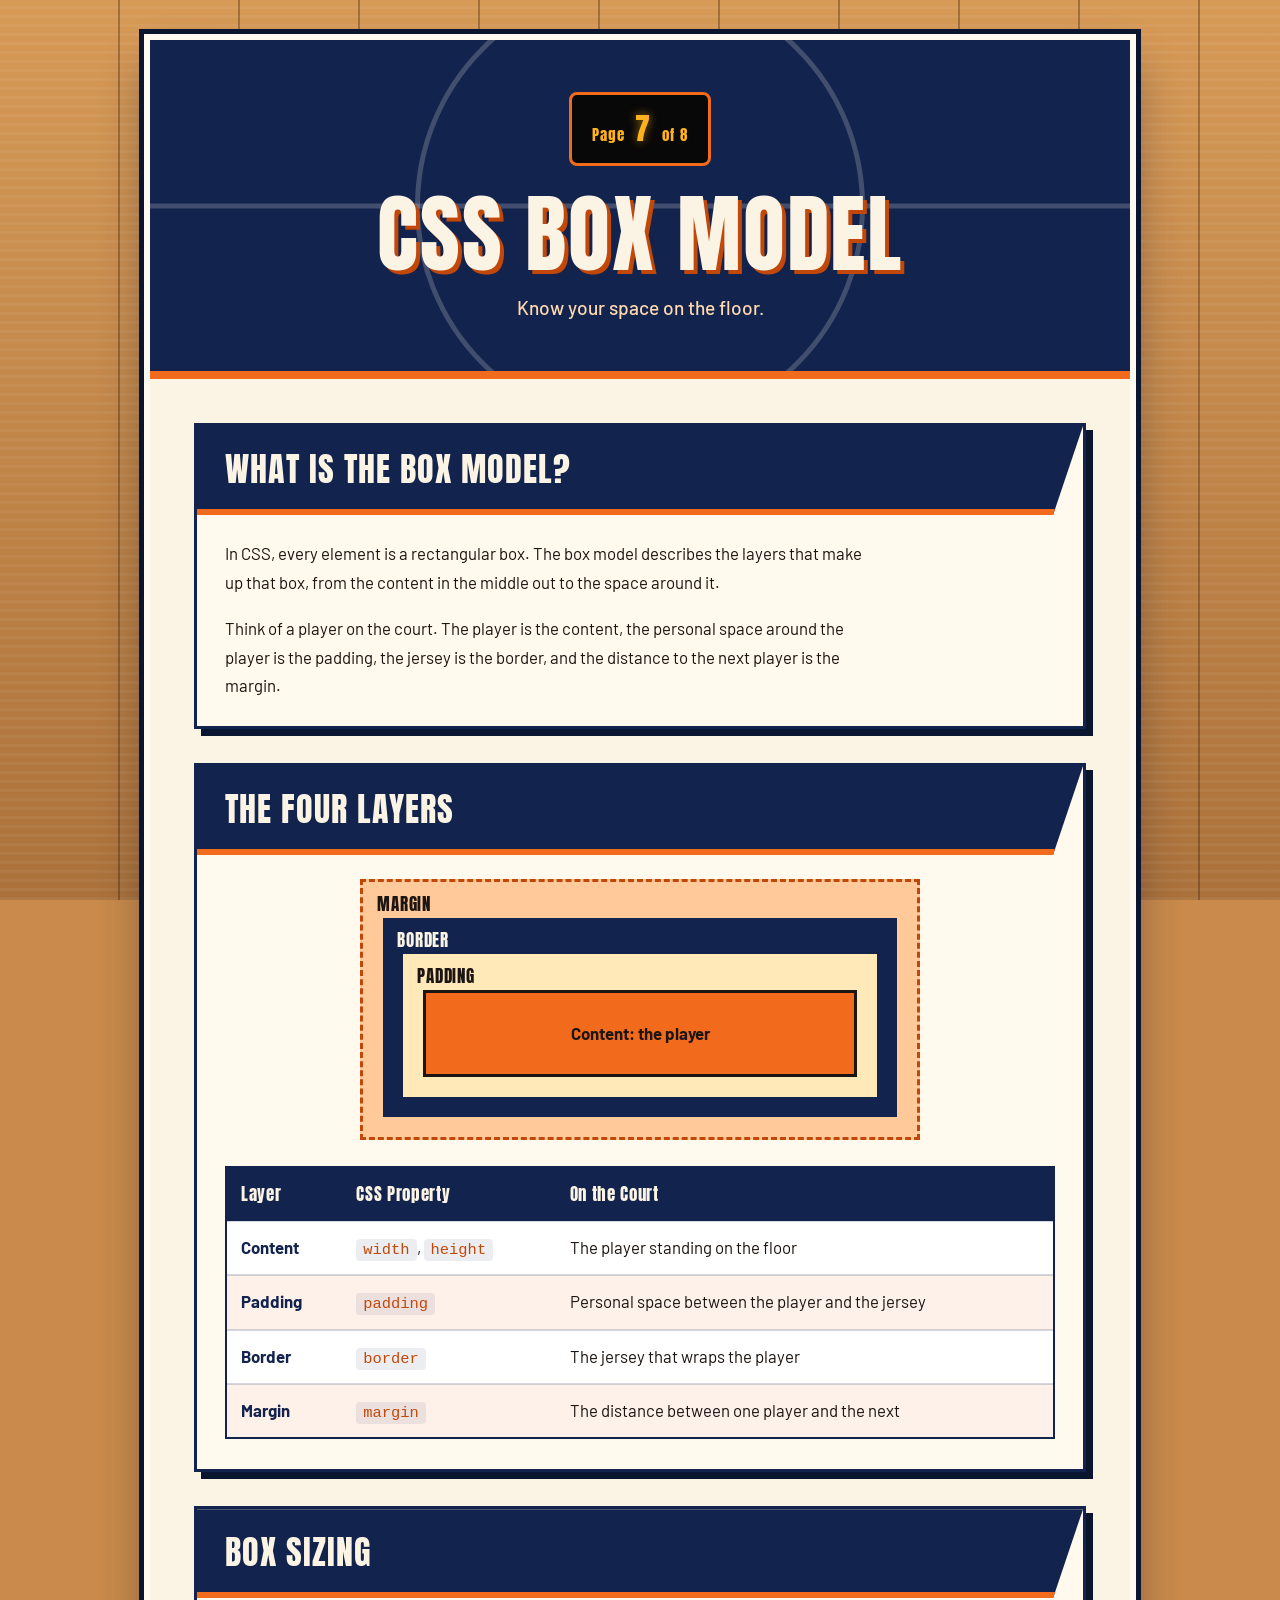
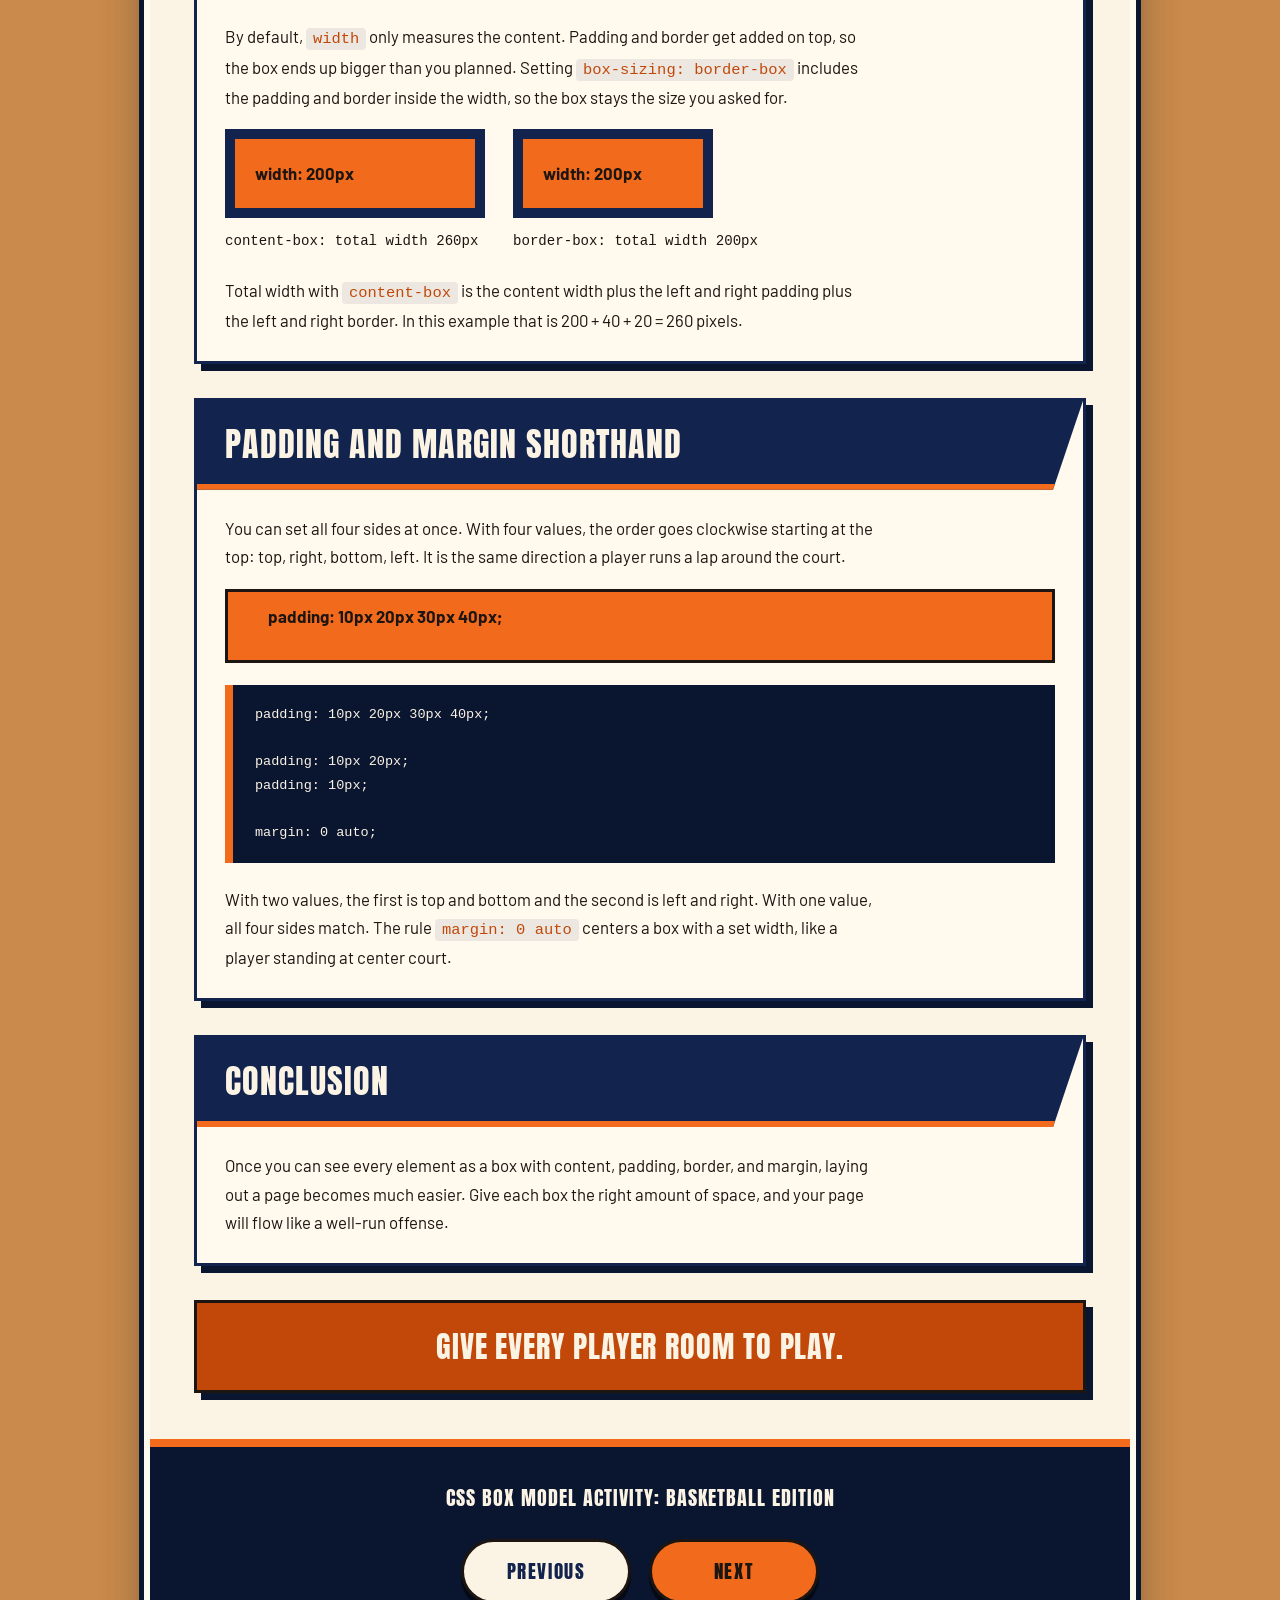
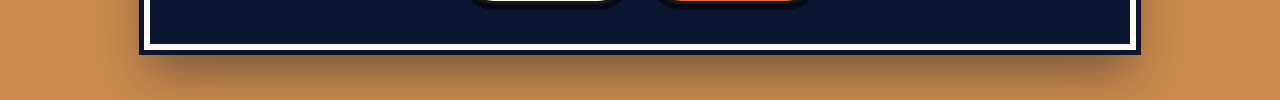
<file: page7.html>
<!DOCTYPE html>
<html lang="en">
<head>
  <meta charset="UTF-8">
  <meta name="viewport" content="width=device-width, initial-scale=1">
  <title>CSS Box Model</title>
  <link rel="preconnect" href="https://fonts.googleapis.com">
  <link rel="preconnect" href="https://fonts.gstatic.com" crossorigin>
  <link href="https://fonts.googleapis.com/css2?family=Anton&family=Barlow:wght@400;500;600;700&display=swap" rel="stylesheet">
  <style>
:root {
  --wood: #c98a4b;
  --wood-dark: #a86d34;
  --orange: #f26a1b;
  --orange-deep: #c2480a;
  --navy: #12234d;
  --navy-deep: #0a1530;
  --cream: #fbf3e4;
  --paper: #fff9ee;
  --line: #fffaf0;
  --ink: #1c1511;
  --display: "Anton", "Impact", "Arial Narrow", sans-serif;
  --body: "Barlow", "Segoe UI", Arial, sans-serif;
  --mono: "Consolas", "Menlo", "Courier New", monospace;
}

* {
  box-sizing: border-box;
  margin: 0;
  padding: 0;
}

html {
  scroll-behavior: smooth;
}

body {
  min-height: 100vh;
  padding: 40px 18px 56px;
  font-family: var(--body);
  font-size: 1.05rem;
  line-height: 1.7;
  color: var(--ink);
  background-color: var(--wood);
  background-image:
    repeating-linear-gradient(90deg, transparent 0 118px, rgba(60, 30, 10, 0.35) 118px 120px),
    repeating-linear-gradient(0deg, rgba(255, 255, 255, 0.05) 0 3px, transparent 3px 9px),
    linear-gradient(180deg, rgba(255, 200, 120, 0.25), rgba(80, 40, 10, 0.25));
  background-attachment: fixed;
}

img {
  max-width: 100%;
}

a {
  color: var(--orange-deep);
}

.shell {
  max-width: 980px;
  margin: 0 auto;
  background: var(--cream);
  box-shadow:
    0 0 0 6px var(--line),
    0 0 0 11px var(--navy-deep),
    0 26px 44px rgba(10, 21, 48, 0.45);
}

.site-header {
  position: relative;
  overflow: hidden;
  padding: 52px 28px 46px;
  text-align: center;
  color: var(--cream);
  background: var(--navy);
  border-bottom: 8px solid var(--orange);
}

.site-header::before {
  content: "";
  position: absolute;
  left: 50%;
  top: 50%;
  width: 440px;
  height: 440px;
  border: 5px solid rgba(255, 250, 240, 0.2);
  border-radius: 50%;
  transform: translate(-50%, -50%);
}

.site-header::after {
  content: "";
  position: absolute;
  left: 0;
  right: 0;
  top: 50%;
  height: 5px;
  background: rgba(255, 250, 240, 0.2);
  transform: translateY(-50%);
}

.site-header > * {
  position: relative;
  z-index: 1;
}

.site-header h1 {
  font-family: var(--display);
  font-weight: 400;
  font-size: clamp(2.6rem, 9vw, 5.4rem);
  line-height: 1.05;
  letter-spacing: 0.02em;
  text-transform: uppercase;
  text-shadow: 4px 4px 0 var(--orange-deep);
}

.site-header p {
  max-width: 36ch;
  margin: 14px auto 0;
  font-size: 1.2rem;
  font-weight: 500;
  color: #ffd9b0;
}

.scoreboard {
  display: inline-flex;
  align-items: baseline;
  gap: 10px;
  margin-bottom: 22px;
  padding: 8px 20px;
  font-family: var(--display);
  letter-spacing: 0.06em;
  color: #ffb21e;
  background: #080808;
  border: 3px solid var(--orange);
  border-radius: 8px;
}

.scoreboard span {
  font-size: 0.95rem;
}

.scoreboard strong {
  font-size: 1.9rem;
  font-weight: 400;
  text-shadow: 0 0 10px rgba(255, 178, 30, 0.6);
}

.content {
  padding: 44px 44px 12px;
}

.card {
  position: relative;
  margin-bottom: 34px;
  padding: 26px 28px 8px;
  background: var(--paper);
  border: 3px solid var(--navy);
  box-shadow: 7px 7px 0 var(--navy-deep);
}

.card h2 {
  margin: -26px -28px 24px;
  padding: 14px 56px 12px 28px;
  font-family: var(--display);
  font-weight: 400;
  font-size: clamp(1.5rem, 4vw, 2.1rem);
  letter-spacing: 0.03em;
  text-transform: uppercase;
  color: var(--cream);
  background: var(--navy);
  border-bottom: 6px solid var(--orange);
  clip-path: polygon(0 0, 100% 0, calc(100% - 30px) 100%, 0 100%);
}

.card h3 {
  display: flex;
  align-items: center;
  gap: 10px;
  margin: 26px 0 8px;
  font-size: 1.25rem;
  font-weight: 700;
  color: var(--navy);
}

.card h3::before {
  content: "";
  flex: none;
  width: 16px;
  height: 16px;
  background: var(--orange);
  border: 3px solid var(--ink);
  border-radius: 50%;
}

.card p {
  max-width: 72ch;
  margin-bottom: 18px;
}

.card strong {
  color: var(--navy);
}

.list {
  margin: 0 0 22px;
  list-style: none;
  background: #fff;
  border: 2px solid var(--navy);
}

.list li {
  position: relative;
  padding: 11px 18px 11px 46px;
  border-bottom: 2px dotted rgba(18, 35, 77, 0.3);
}

.list li:last-child {
  border-bottom: none;
}

.list li:nth-child(even) {
  background: rgba(242, 106, 27, 0.08);
}

.list li::before {
  content: "";
  position: absolute;
  left: 17px;
  top: 50%;
  width: 14px;
  height: 14px;
  background: var(--orange);
  border: 3px solid var(--ink);
  border-radius: 50%;
  transform: translateY(-50%);
}

.table-wrap {
  margin-bottom: 22px;
  overflow-x: auto;
  background: #fff;
  border: 2px solid var(--navy);
}

table {
  width: 100%;
  min-width: 520px;
  border-collapse: collapse;
}

th {
  padding: 12px 14px;
  font-family: var(--display);
  font-weight: 400;
  letter-spacing: 0.04em;
  text-align: left;
  color: var(--cream);
  background: var(--navy);
}

td {
  padding: 11px 14px;
  vertical-align: top;
  border-top: 2px solid rgba(18, 35, 77, 0.18);
}

tbody tr:nth-child(even) {
  background: rgba(242, 106, 27, 0.09);
}

td:first-child {
  font-weight: 700;
  color: var(--navy);
}

code {
  padding: 2px 7px;
  font-family: var(--mono);
  font-size: 0.92em;
  color: var(--orange-deep);
  background: rgba(18, 35, 77, 0.08);
  border-radius: 4px;
}

pre {
  margin: 0 0 22px;
  padding: 18px 22px;
  overflow-x: auto;
  font-family: var(--mono);
  font-size: 0.92rem;
  line-height: 1.6;
  color: var(--cream);
  background: var(--navy-deep);
  border-left: 8px solid var(--orange);
}

pre code {
  padding: 0;
  color: inherit;
  background: none;
}

.callout {
  margin: 0 0 22px;
  padding: 16px 20px;
  font-weight: 600;
  background: #fff;
  border: 2px solid var(--navy);
  border-left: 10px solid var(--orange);
}

.motto {
  margin: 6px 0 34px;
  padding: 24px 28px;
  font-family: var(--display);
  font-size: clamp(1.3rem, 3.4vw, 1.9rem);
  line-height: 1.3;
  letter-spacing: 0.03em;
  text-align: center;
  text-transform: uppercase;
  color: var(--cream);
  background: var(--orange-deep);
  border: 3px solid var(--ink);
  box-shadow: 7px 7px 0 var(--navy-deep);
}

.ball {
  position: relative;
  display: block;
  overflow: hidden;
  width: 150px;
  height: 150px;
  background: radial-gradient(circle at 35% 30%, #ff9a52, var(--orange) 55%, var(--orange-deep));
  border: 6px solid var(--ink);
  border-radius: 50%;
}

.ball::before {
  content: "";
  position: absolute;
  left: 50%;
  top: 0;
  bottom: 0;
  width: 6px;
  background: var(--ink);
  transform: translateX(-50%);
}

.ball::after {
  content: "";
  position: absolute;
  left: 0;
  right: 0;
  top: 50%;
  height: 6px;
  background: var(--ink);
  transform: translateY(-50%);
}

.ball i {
  position: absolute;
  top: -25%;
  width: 80%;
  height: 150%;
  border: 6px solid var(--ink);
  border-radius: 50%;
}

.ball i:first-child {
  left: -62%;
}

.ball i:last-child {
  right: -62%;
}

.site-footer {
  padding: 34px 32px 40px;
  text-align: center;
  color: var(--cream);
  background: var(--navy-deep);
  border-top: 8px solid var(--orange);
}

.footer-note {
  margin-bottom: 24px;
  font-family: var(--display);
  font-size: 1.25rem;
  letter-spacing: 0.05em;
  text-transform: uppercase;
}

.pager {
  display: flex;
  flex-wrap: wrap;
  justify-content: center;
  gap: 18px;
}

.btn {
  display: inline-block;
  min-width: 170px;
  padding: 13px 34px;
  font-family: var(--display);
  font-size: 1.2rem;
  letter-spacing: 0.08em;
  text-align: center;
  text-decoration: none;
  text-transform: uppercase;
  color: var(--navy);
  background: var(--cream);
  border: 3px solid var(--ink);
  border-radius: 999px;
  box-shadow: 0 6px 0 rgba(0, 0, 0, 0.55);
  transition: transform 0.15s ease, box-shadow 0.15s ease;
}

.btn-next {
  color: var(--ink);
  background: var(--orange);
}

.btn:hover,
.btn:focus-visible {
  transform: translateY(-4px);
  box-shadow: 0 10px 0 rgba(0, 0, 0, 0.55);
}

.btn:active {
  transform: translateY(2px);
  box-shadow: 0 2px 0 rgba(0, 0, 0, 0.55);
}

.btn:focus-visible {
  outline: 3px solid #ffb21e;
  outline-offset: 3px;
}

@media (max-width: 680px) {
  body {
    padding: 22px 14px 40px;
  }

  .content {
    padding: 30px 16px 6px;
  }

  .card {
    padding: 22px 16px 4px;
  }

  .card h2 {
    margin: -22px -16px 20px;
    padding: 12px 40px 10px 16px;
  }

  .site-header {
    padding: 40px 18px 36px;
  }

  .site-footer {
    padding: 28px 16px 34px;
  }

  .btn {
    min-width: 140px;
    padding: 12px 24px;
  }
}

@media (prefers-reduced-motion: reduce) {
  html {
    scroll-behavior: auto;
  }

  .btn {
    transition: none;
  }
}

.boxmodel {
  max-width: 560px;
  margin: 0 auto 26px;
}

.layer {
  position: relative;
  padding: 36px 20px 20px;
}

.layer > b {
  position: absolute;
  top: 8px;
  left: 14px;
  font-family: var(--display);
  font-weight: 400;
  font-size: 1.05rem;
  letter-spacing: 0.05em;
  text-transform: uppercase;
}

.l-margin {
  background: #ffc999;
  border: 3px dashed var(--orange-deep);
}

.l-border {
  color: var(--cream);
  background: var(--navy);
}

.l-padding {
  color: var(--ink);
  background: #ffe9b8;
}

.l-content {
  padding: 26px 16px;
  font-weight: 700;
  text-align: center;
  color: var(--ink);
  background: var(--orange);
  border: 3px solid var(--ink);
}

.size-row {
  display: flex;
  flex-wrap: wrap;
  gap: 28px;
  align-items: flex-start;
  margin-bottom: 22px;
}

.size-demo {
  width: 200px;
  padding: 20px;
  font-weight: 700;
  background: var(--orange);
  border: 10px solid var(--navy);
}

.cb {
  box-sizing: content-box;
}

.bb {
  box-sizing: border-box;
}

figcaption {
  margin-top: 12px;
  font-family: var(--mono);
  font-size: 0.88rem;
}

.shorthand-demo {
  margin-bottom: 22px;
  padding: 10px 20px 30px 40px;
  font-weight: 700;
  background: var(--orange);
  border: 3px solid var(--ink);
}
  </style>
</head>
<body>

<div class="shell">

  <header class="site-header">
    <div class="scoreboard"><span>Page</span><strong>7</strong><span>of 8</span></div>
    <h1>CSS Box Model</h1>
    <p>Know your space on the floor.</p>
  </header>

  <main class="content">

<section class="card">
  <h2>What Is the Box Model?</h2>

  <p>In CSS, every element is a rectangular box. The box model describes the layers that make up that box, from the content in the middle out to the space around it.</p>

  <p>Think of a player on the court. The player is the content, the personal space around the player is the padding, the jersey is the border, and the distance to the next player is the margin.</p>
</section>

<section class="card">
  <h2>The Four Layers</h2>

  <div class="boxmodel">
    <div class="layer l-margin">
      <b>Margin</b>
      <div class="layer l-border">
        <b>Border</b>
        <div class="layer l-padding">
          <b>Padding</b>
          <div class="l-content">Content: the player</div>
        </div>
      </div>
    </div>
  </div>

  <div class="table-wrap">
    <table>
      <thead>
        <tr>
          <th>Layer</th>
          <th>CSS Property</th>
          <th>On the Court</th>
        </tr>
      </thead>
      <tbody>
        <tr>
          <td>Content</td>
          <td><code>width</code>, <code>height</code></td>
          <td>The player standing on the floor</td>
        </tr>
        <tr>
          <td>Padding</td>
          <td><code>padding</code></td>
          <td>Personal space between the player and the jersey</td>
        </tr>
        <tr>
          <td>Border</td>
          <td><code>border</code></td>
          <td>The jersey that wraps the player</td>
        </tr>
        <tr>
          <td>Margin</td>
          <td><code>margin</code></td>
          <td>The distance between one player and the next</td>
        </tr>
      </tbody>
    </table>
  </div>
</section>

<section class="card">
  <h2>Box Sizing</h2>

  <p>By default, <code>width</code> only measures the content. Padding and border get added on top, so the box ends up bigger than you planned. Setting <code>box-sizing: border-box</code> includes the padding and border inside the width, so the box stays the size you asked for.</p>

  <div class="size-row">
    <figure>
      <div class="size-demo cb">width: 200px</div>
      <figcaption>content-box: total width 260px</figcaption>
    </figure>

    <figure>
      <div class="size-demo bb">width: 200px</div>
      <figcaption>border-box: total width 200px</figcaption>
    </figure>
  </div>

  <p>Total width with <code>content-box</code> is the content width plus the left and right padding plus the left and right border. In this example that is 200 + 40 + 20 = 260 pixels.</p>
</section>

<section class="card">
  <h2>Padding and Margin Shorthand</h2>

  <p>You can set all four sides at once. With four values, the order goes clockwise starting at the top: top, right, bottom, left. It is the same direction a player runs a lap around the court.</p>

  <div class="shorthand-demo">padding: 10px 20px 30px 40px;</div>

<pre><code>padding: 10px 20px 30px 40px;

padding: 10px 20px;
padding: 10px;

margin: 0 auto;</code></pre>

  <p>With two values, the first is top and bottom and the second is left and right. With one value, all four sides match. The rule <code>margin: 0 auto</code> centers a box with a set width, like a player standing at center court.</p>
</section>

<section class="card">
  <h2>Conclusion</h2>

  <p>Once you can see every element as a box with content, padding, border, and margin, laying out a page becomes much easier. Give each box the right amount of space, and your page will flow like a well-run offense.</p>
</section>

<p class="motto">Give every player room to play.</p>

  </main>

  <footer class="site-footer">
    <p class="footer-note">CSS Box Model Activity: Basketball Edition</p>
    <div class="pager">
      <a class="btn" href="page6.html">Previous</a>
      <a class="btn btn-next" href="page8.html">Next</a>
    </div>
  </footer>

</div>

</body>
  </html>
</file>
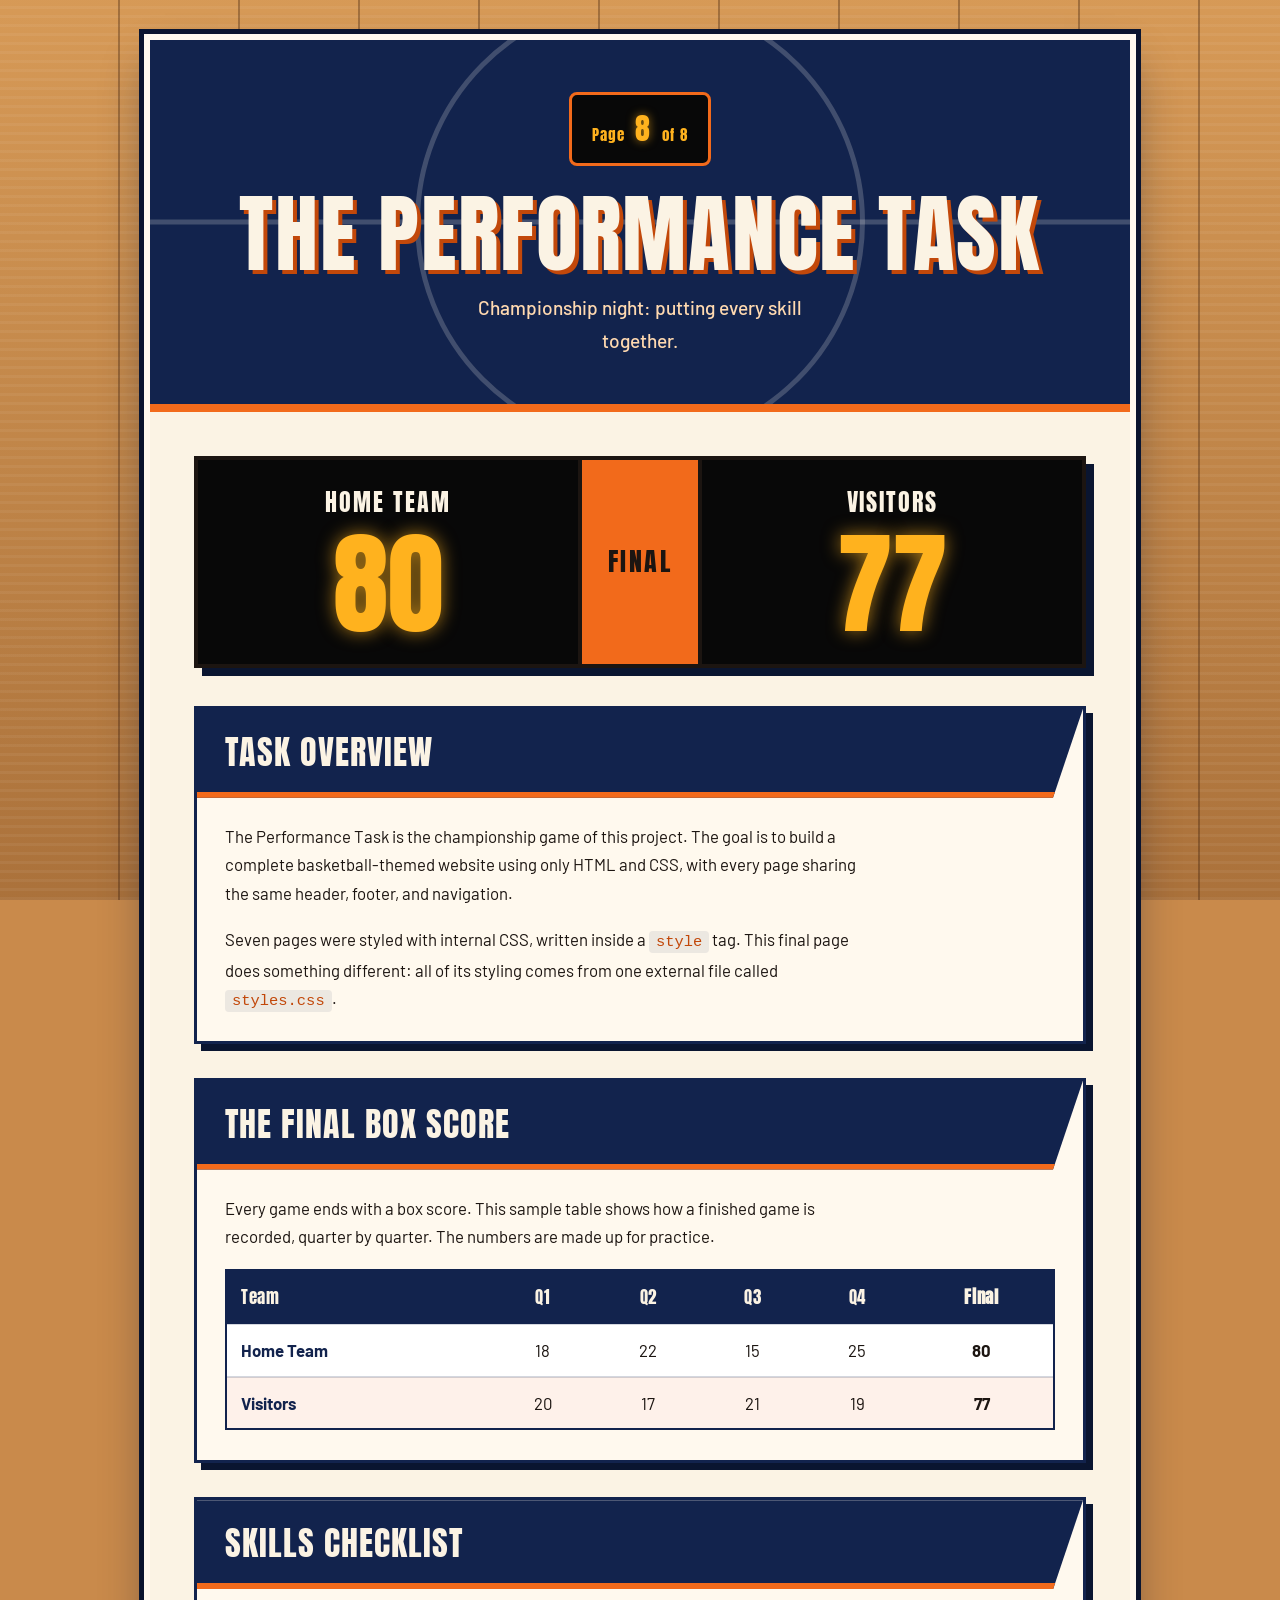
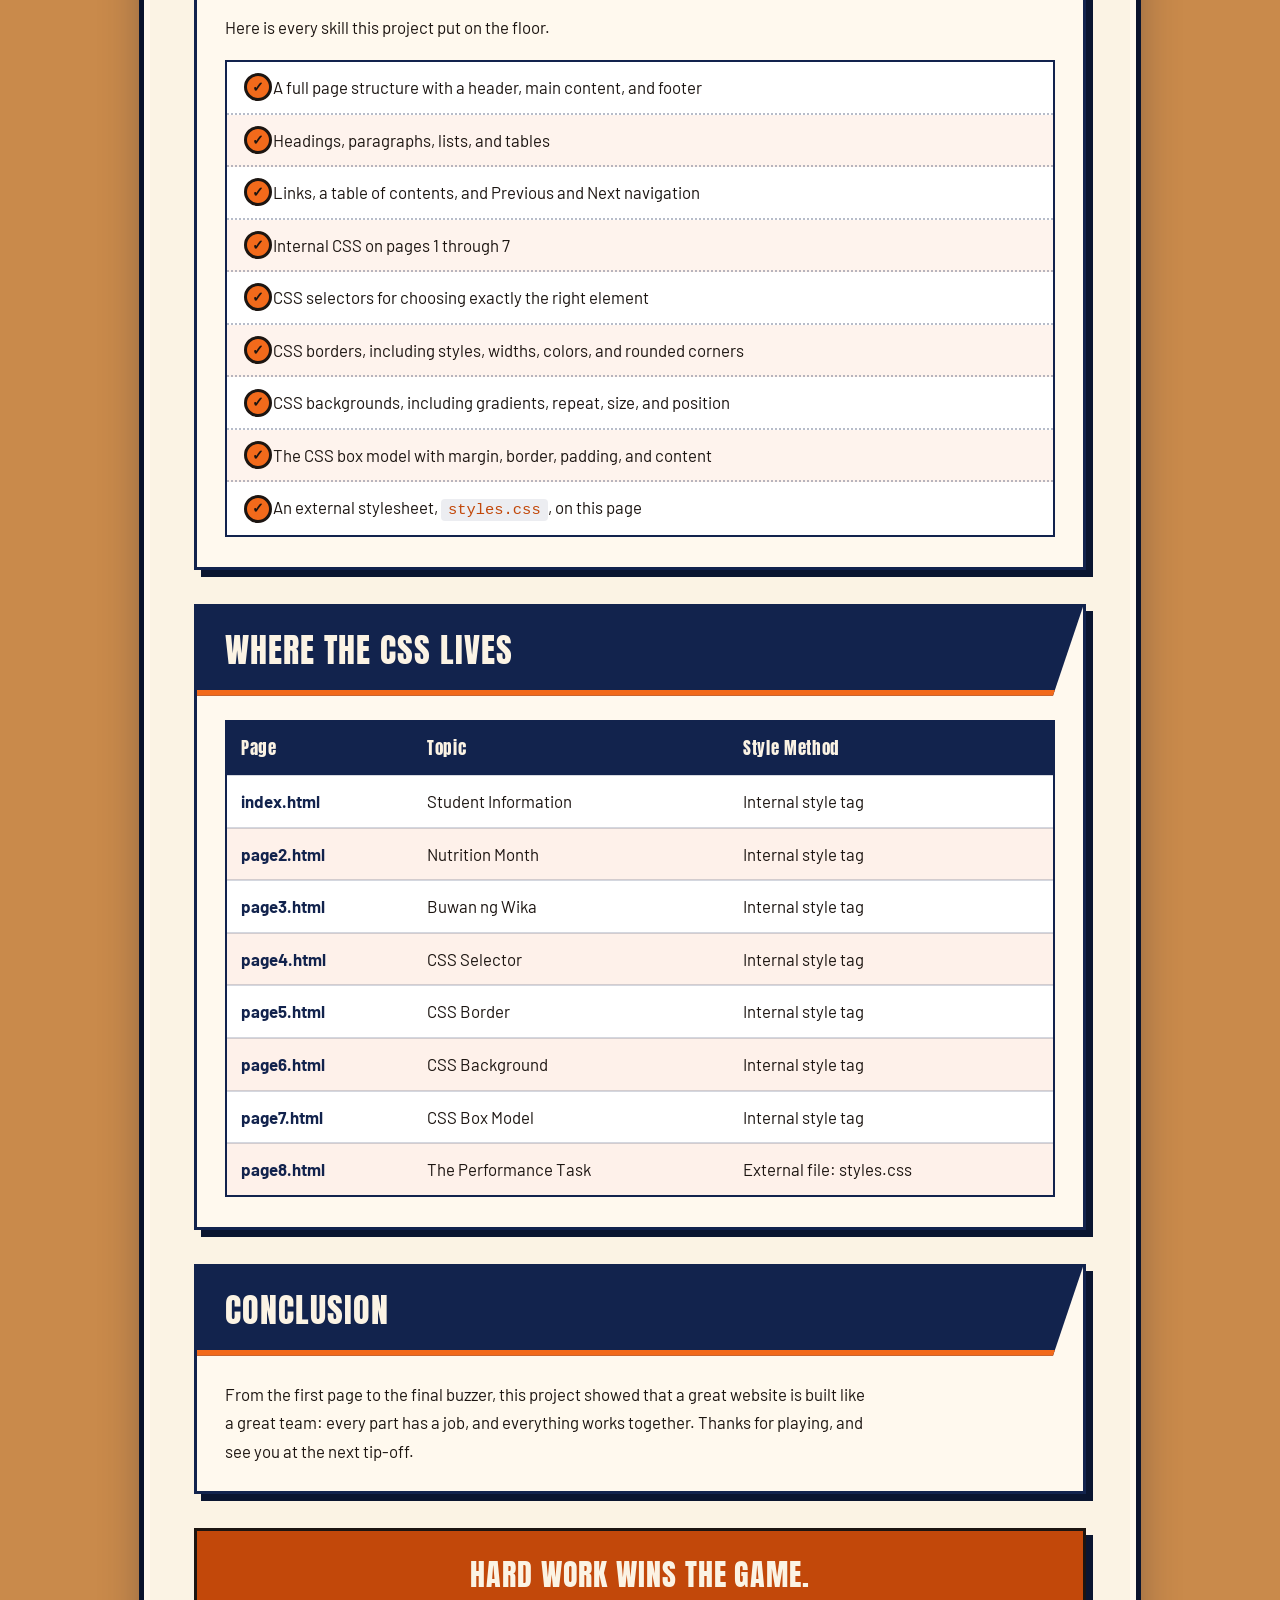
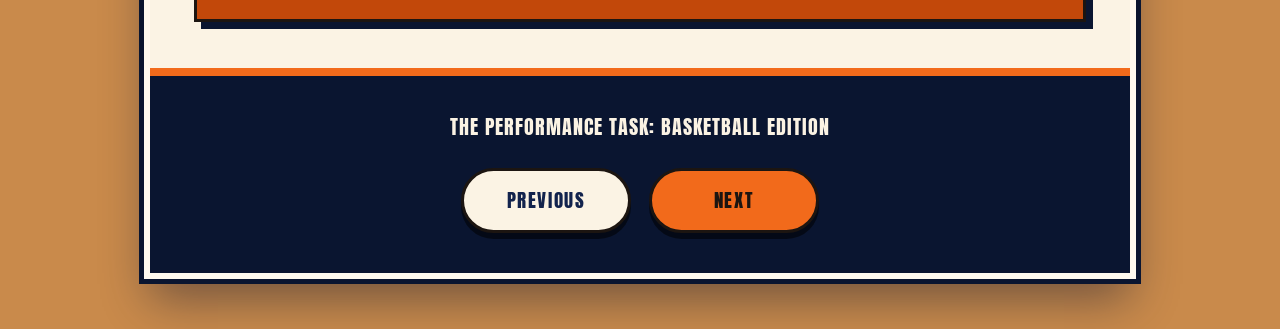
<file: page8.html>
<!DOCTYPE html>
<html lang="en">
<head>
  <meta charset="UTF-8">
  <meta name="viewport" content="width=device-width, initial-scale=1">
  <title>The Performance Task</title>
  <link rel="preconnect" href="https://fonts.googleapis.com">
  <link rel="preconnect" href="https://fonts.gstatic.com" crossorigin>
  <link href="https://fonts.googleapis.com/css2?family=Anton&family=Barlow:wght@400;500;600;700&display=swap" rel="stylesheet">
  <link rel="stylesheet" href="styles.css">
</head>
<body>

<div class="shell">

  <header class="site-header">
    <div class="scoreboard"><span>Page</span><strong>8</strong><span>of 8</span></div>
    <h1>The Performance Task</h1>
    <p>Championship night: putting every skill together.</p>
  </header>

  <main class="content">

<div class="final-board" role="img" aria-label="Final score: Home Team 80, Visitors 77">
  <div class="final-team">
    <span class="team-name">Home Team</span>
    <strong class="team-score">80</strong>
  </div>
  <div class="final-mid">Final</div>
  <div class="final-team">
    <span class="team-name">Visitors</span>
    <strong class="team-score">77</strong>
  </div>
</div>

<section class="card">
  <h2>Task Overview</h2>

  <p>The Performance Task is the championship game of this project. The goal is to build a complete basketball-themed website using only HTML and CSS, with every page sharing the same header, footer, and navigation.</p>

  <p>Seven pages were styled with internal CSS, written inside a <code>style</code> tag. This final page does something different: all of its styling comes from one external file called <code>styles.css</code>.</p>
</section>

<section class="card">
  <h2>The Final Box Score</h2>

  <p>Every game ends with a box score. This sample table shows how a finished game is recorded, quarter by quarter. The numbers are made up for practice.</p>

  <div class="table-wrap">
    <table class="score-table">
      <thead>
        <tr>
          <th>Team</th>
          <th>Q1</th>
          <th>Q2</th>
          <th>Q3</th>
          <th>Q4</th>
          <th>Final</th>
        </tr>
      </thead>
      <tbody>
        <tr>
          <td>Home Team</td>
          <td>18</td>
          <td>22</td>
          <td>15</td>
          <td>25</td>
          <td>80</td>
        </tr>
        <tr>
          <td>Visitors</td>
          <td>20</td>
          <td>17</td>
          <td>21</td>
          <td>19</td>
          <td>77</td>
        </tr>
      </tbody>
    </table>
  </div>
</section>

<section class="card">
  <h2>Skills Checklist</h2>

  <p>Here is every skill this project put on the floor.</p>

  <ul class="list check">
    <li>A full page structure with a header, main content, and footer</li>
    <li>Headings, paragraphs, lists, and tables</li>
    <li>Links, a table of contents, and Previous and Next navigation</li>
    <li>Internal CSS on pages 1 through 7</li>
    <li>CSS selectors for choosing exactly the right element</li>
    <li>CSS borders, including styles, widths, colors, and rounded corners</li>
    <li>CSS backgrounds, including gradients, repeat, size, and position</li>
    <li>The CSS box model with margin, border, padding, and content</li>
    <li>An external stylesheet, <code>styles.css</code>, on this page</li>
  </ul>
</section>

<section class="card">
  <h2>Where the CSS Lives</h2>

  <div class="table-wrap">
    <table>
      <thead>
        <tr>
          <th>Page</th>
          <th>Topic</th>
          <th>Style Method</th>
        </tr>
      </thead>
      <tbody>
        <tr>
          <td>index.html</td>
          <td>Student Information</td>
          <td>Internal style tag</td>
        </tr>
        <tr>
          <td>page2.html</td>
          <td>Nutrition Month</td>
          <td>Internal style tag</td>
        </tr>
        <tr>
          <td>page3.html</td>
          <td>Buwan ng Wika</td>
          <td>Internal style tag</td>
        </tr>
        <tr>
          <td>page4.html</td>
          <td>CSS Selector</td>
          <td>Internal style tag</td>
        </tr>
        <tr>
          <td>page5.html</td>
          <td>CSS Border</td>
          <td>Internal style tag</td>
        </tr>
        <tr>
          <td>page6.html</td>
          <td>CSS Background</td>
          <td>Internal style tag</td>
        </tr>
        <tr>
          <td>page7.html</td>
          <td>CSS Box Model</td>
          <td>Internal style tag</td>
        </tr>
        <tr>
          <td>page8.html</td>
          <td>The Performance Task</td>
          <td>External file: styles.css</td>
        </tr>
      </tbody>
    </table>
  </div>
</section>

<section class="card">
  <h2>Conclusion</h2>

  <p>From the first page to the final buzzer, this project showed that a great website is built like a great team: every part has a job, and everything works together. Thanks for playing, and see you at the next tip-off.</p>
</section>

<p class="motto">Hard work wins the game.</p>

  </main>

  <footer class="site-footer">
    <p class="footer-note">The Performance Task: Basketball Edition</p>
    <div class="pager">
      <a class="btn" href="page7.html">Previous</a>
      <a class="btn btn-next" href="index.html">Next</a>
    </div>
  </footer>

</div>

</body>
</html>
</file>
<file: styles.css>
:root {
  --wood: #c98a4b;
  --wood-dark: #a86d34;
  --orange: #f26a1b;
  --orange-deep: #c2480a;
  --navy: #12234d;
  --navy-deep: #0a1530;
  --cream: #fbf3e4;
  --paper: #fff9ee;
  --line: #fffaf0;
  --ink: #1c1511;
  --display: "Anton", "Impact", "Arial Narrow", sans-serif;
  --body: "Barlow", "Segoe UI", Arial, sans-serif;
  --mono: "Consolas", "Menlo", "Courier New", monospace;
}

* {
  box-sizing: border-box;
  margin: 0;
  padding: 0;
}

html {
  scroll-behavior: smooth;
}

body {
  min-height: 100vh;
  padding: 40px 18px 56px;
  font-family: var(--body);
  font-size: 1.05rem;
  line-height: 1.7;
  color: var(--ink);
  background-color: var(--wood);
  background-image:
    repeating-linear-gradient(90deg, transparent 0 118px, rgba(60, 30, 10, 0.35) 118px 120px),
    repeating-linear-gradient(0deg, rgba(255, 255, 255, 0.05) 0 3px, transparent 3px 9px),
    linear-gradient(180deg, rgba(255, 200, 120, 0.25), rgba(80, 40, 10, 0.25));
  background-attachment: fixed;
}

img {
  max-width: 100%;
}

a {
  color: var(--orange-deep);
}

.shell {
  max-width: 980px;
  margin: 0 auto;
  background: var(--cream);
  box-shadow:
    0 0 0 6px var(--line),
    0 0 0 11px var(--navy-deep),
    0 26px 44px rgba(10, 21, 48, 0.45);
}

.site-header {
  position: relative;
  overflow: hidden;
  padding: 52px 28px 46px;
  text-align: center;
  color: var(--cream);
  background: var(--navy);
  border-bottom: 8px solid var(--orange);
}

.site-header::before {
  content: "";
  position: absolute;
  left: 50%;
  top: 50%;
  width: 440px;
  height: 440px;
  border: 5px solid rgba(255, 250, 240, 0.2);
  border-radius: 50%;
  transform: translate(-50%, -50%);
}

.site-header::after {
  content: "";
  position: absolute;
  left: 0;
  right: 0;
  top: 50%;
  height: 5px;
  background: rgba(255, 250, 240, 0.2);
  transform: translateY(-50%);
}

.site-header > * {
  position: relative;
  z-index: 1;
}

.site-header h1 {
  font-family: var(--display);
  font-weight: 400;
  font-size: clamp(2.6rem, 9vw, 5.4rem);
  line-height: 1.05;
  letter-spacing: 0.02em;
  text-transform: uppercase;
  text-shadow: 4px 4px 0 var(--orange-deep);
}

.site-header p {
  max-width: 36ch;
  margin: 14px auto 0;
  font-size: 1.2rem;
  font-weight: 500;
  color: #ffd9b0;
}

.scoreboard {
  display: inline-flex;
  align-items: baseline;
  gap: 10px;
  margin-bottom: 22px;
  padding: 8px 20px;
  font-family: var(--display);
  letter-spacing: 0.06em;
  color: #ffb21e;
  background: #080808;
  border: 3px solid var(--orange);
  border-radius: 8px;
}

.scoreboard span {
  font-size: 0.95rem;
}

.scoreboard strong {
  font-size: 1.9rem;
  font-weight: 400;
  text-shadow: 0 0 10px rgba(255, 178, 30, 0.6);
}

.content {
  padding: 44px 44px 12px;
}

.card {
  position: relative;
  margin-bottom: 34px;
  padding: 26px 28px 8px;
  background: var(--paper);
  border: 3px solid var(--navy);
  box-shadow: 7px 7px 0 var(--navy-deep);
}

.card h2 {
  margin: -26px -28px 24px;
  padding: 14px 56px 12px 28px;
  font-family: var(--display);
  font-weight: 400;
  font-size: clamp(1.5rem, 4vw, 2.1rem);
  letter-spacing: 0.03em;
  text-transform: uppercase;
  color: var(--cream);
  background: var(--navy);
  border-bottom: 6px solid var(--orange);
  clip-path: polygon(0 0, 100% 0, calc(100% - 30px) 100%, 0 100%);
}

.card h3 {
  display: flex;
  align-items: center;
  gap: 10px;
  margin: 26px 0 8px;
  font-size: 1.25rem;
  font-weight: 700;
  color: var(--navy);
}

.card h3::before {
  content: "";
  flex: none;
  width: 16px;
  height: 16px;
  background: var(--orange);
  border: 3px solid var(--ink);
  border-radius: 50%;
}

.card p {
  max-width: 72ch;
  margin-bottom: 18px;
}

.card strong {
  color: var(--navy);
}

.list {
  margin: 0 0 22px;
  list-style: none;
  background: #fff;
  border: 2px solid var(--navy);
}

.list li {
  position: relative;
  padding: 11px 18px 11px 46px;
  border-bottom: 2px dotted rgba(18, 35, 77, 0.3);
}

.list li:last-child {
  border-bottom: none;
}

.list li:nth-child(even) {
  background: rgba(242, 106, 27, 0.08);
}

.list li::before {
  content: "";
  position: absolute;
  left: 17px;
  top: 50%;
  width: 14px;
  height: 14px;
  background: var(--orange);
  border: 3px solid var(--ink);
  border-radius: 50%;
  transform: translateY(-50%);
}

.table-wrap {
  margin-bottom: 22px;
  overflow-x: auto;
  background: #fff;
  border: 2px solid var(--navy);
}

table {
  width: 100%;
  min-width: 520px;
  border-collapse: collapse;
}

th {
  padding: 12px 14px;
  font-family: var(--display);
  font-weight: 400;
  letter-spacing: 0.04em;
  text-align: left;
  color: var(--cream);
  background: var(--navy);
}

td {
  padding: 11px 14px;
  vertical-align: top;
  border-top: 2px solid rgba(18, 35, 77, 0.18);
}

tbody tr:nth-child(even) {
  background: rgba(242, 106, 27, 0.09);
}

td:first-child {
  font-weight: 700;
  color: var(--navy);
}

code {
  padding: 2px 7px;
  font-family: var(--mono);
  font-size: 0.92em;
  color: var(--orange-deep);
  background: rgba(18, 35, 77, 0.08);
  border-radius: 4px;
}

pre {
  margin: 0 0 22px;
  padding: 18px 22px;
  overflow-x: auto;
  font-family: var(--mono);
  font-size: 0.92rem;
  line-height: 1.6;
  color: var(--cream);
  background: var(--navy-deep);
  border-left: 8px solid var(--orange);
}

pre code {
  padding: 0;
  color: inherit;
  background: none;
}

.callout {
  margin: 0 0 22px;
  padding: 16px 20px;
  font-weight: 600;
  background: #fff;
  border: 2px solid var(--navy);
  border-left: 10px solid var(--orange);
}

.motto {
  margin: 6px 0 34px;
  padding: 24px 28px;
  font-family: var(--display);
  font-size: clamp(1.3rem, 3.4vw, 1.9rem);
  line-height: 1.3;
  letter-spacing: 0.03em;
  text-align: center;
  text-transform: uppercase;
  color: var(--cream);
  background: var(--orange-deep);
  border: 3px solid var(--ink);
  box-shadow: 7px 7px 0 var(--navy-deep);
}

.ball {
  position: relative;
  display: block;
  overflow: hidden;
  width: 150px;
  height: 150px;
  background: radial-gradient(circle at 35% 30%, #ff9a52, var(--orange) 55%, var(--orange-deep));
  border: 6px solid var(--ink);
  border-radius: 50%;
}

.ball::before {
  content: "";
  position: absolute;
  left: 50%;
  top: 0;
  bottom: 0;
  width: 6px;
  background: var(--ink);
  transform: translateX(-50%);
}

.ball::after {
  content: "";
  position: absolute;
  left: 0;
  right: 0;
  top: 50%;
  height: 6px;
  background: var(--ink);
  transform: translateY(-50%);
}

.ball i {
  position: absolute;
  top: -25%;
  width: 80%;
  height: 150%;
  border: 6px solid var(--ink);
  border-radius: 50%;
}

.ball i:first-child {
  left: -62%;
}

.ball i:last-child {
  right: -62%;
}

.site-footer {
  padding: 34px 32px 40px;
  text-align: center;
  color: var(--cream);
  background: var(--navy-deep);
  border-top: 8px solid var(--orange);
}

.footer-note {
  margin-bottom: 24px;
  font-family: var(--display);
  font-size: 1.25rem;
  letter-spacing: 0.05em;
  text-transform: uppercase;
}

.pager {
  display: flex;
  flex-wrap: wrap;
  justify-content: center;
  gap: 18px;
}

.btn {
  display: inline-block;
  min-width: 170px;
  padding: 13px 34px;
  font-family: var(--display);
  font-size: 1.2rem;
  letter-spacing: 0.08em;
  text-align: center;
  text-decoration: none;
  text-transform: uppercase;
  color: var(--navy);
  background: var(--cream);
  border: 3px solid var(--ink);
  border-radius: 999px;
  box-shadow: 0 6px 0 rgba(0, 0, 0, 0.55);
  transition: transform 0.15s ease, box-shadow 0.15s ease;
}

.btn-next {
  color: var(--ink);
  background: var(--orange);
}

.btn:hover,
.btn:focus-visible {
  transform: translateY(-4px);
  box-shadow: 0 10px 0 rgba(0, 0, 0, 0.55);
}

.btn:active {
  transform: translateY(2px);
  box-shadow: 0 2px 0 rgba(0, 0, 0, 0.55);
}

.btn:focus-visible {
  outline: 3px solid #ffb21e;
  outline-offset: 3px;
}

@media (max-width: 680px) {
  body {
    padding: 22px 14px 40px;
  }

  .content {
    padding: 30px 16px 6px;
  }

  .card {
    padding: 22px 16px 4px;
  }

  .card h2 {
    margin: -22px -16px 20px;
    padding: 12px 40px 10px 16px;
  }

  .site-header {
    padding: 40px 18px 36px;
  }

  .site-footer {
    padding: 28px 16px 34px;
  }

  .btn {
    min-width: 140px;
    padding: 12px 24px;
  }
}

@media (prefers-reduced-motion: reduce) {
  html {
    scroll-behavior: auto;
  }

  .btn {
    transition: none;
  }
}

.final-board {
  display: grid;
  grid-template-columns: 1fr auto 1fr;
  margin: 0 0 38px;
  color: #ffb21e;
  background: #080808;
  border: 4px solid var(--ink);
  box-shadow: 8px 8px 0 var(--navy-deep);
}

.final-team {
  padding: 22px 12px 18px;
  text-align: center;
}

.team-name {
  display: block;
  font-family: var(--display);
  font-size: clamp(1rem, 3vw, 1.5rem);
  letter-spacing: 0.08em;
  text-transform: uppercase;
  color: var(--cream);
}

.team-score {
  display: block;
  font-family: var(--display);
  font-weight: 400;
  font-size: clamp(3.4rem, 13vw, 7rem);
  line-height: 1.1;
  text-shadow: 0 0 18px rgba(255, 178, 30, 0.65);
}

.final-mid {
  display: grid;
  place-items: center;
  padding: 0 clamp(10px, 3vw, 26px);
  font-family: var(--display);
  font-size: clamp(1rem, 3vw, 1.6rem);
  letter-spacing: 0.1em;
  text-transform: uppercase;
  color: var(--ink);
  background: var(--orange);
  border-left: 4px solid var(--ink);
  border-right: 4px solid var(--ink);
}

.score-table td:last-child,
.score-table th:last-child {
  font-weight: 700;
  text-align: center;
}

.score-table td:not(:first-child),
.score-table th:not(:first-child) {
  text-align: center;
}

.check li::before {
  content: "\2713";
  display: grid;
  place-items: center;
  width: 22px;
  height: 22px;
  font-size: 0.9rem;
  font-weight: 700;
  line-height: 1;
  color: var(--ink);
  background: var(--orange);
  border: 3px solid var(--ink);
  border-radius: 50%;
}
</file>
